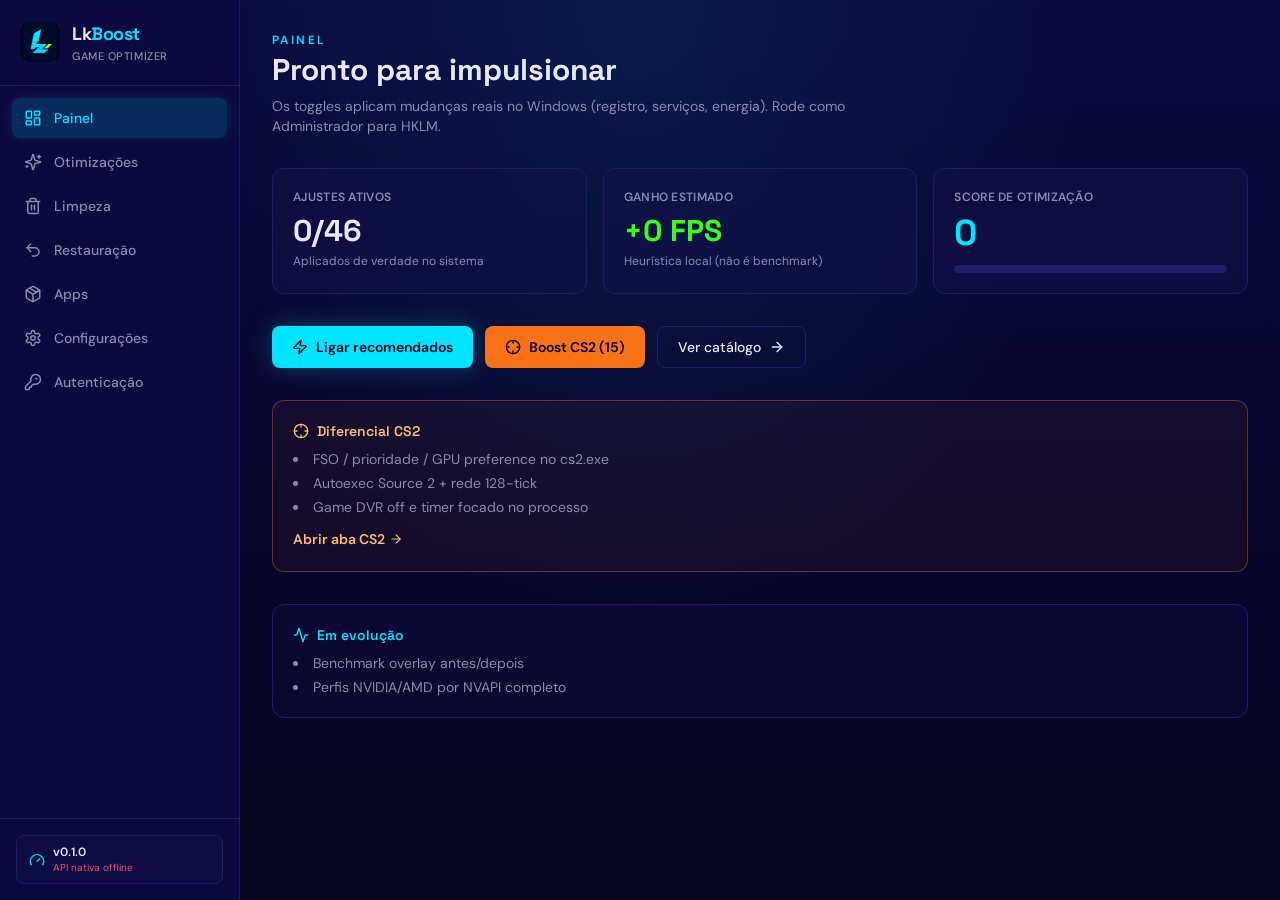
<file: loja/index.html>
<!doctype html>
<html lang="pt-BR">
  <head>
    <meta charset="UTF-8" />
    <link rel="icon" type="image/x-icon" href="./icon.ico" />
    <link rel="icon" type="image/png" href="./icon.png" />
    <link rel="apple-touch-icon" href="./logo.png" />
    <meta name="viewport" content="width=device-width, initial-scale=1.0" />
    <title>LkBoost</title>
    <link rel="preconnect" href="https://fonts.googleapis.com" />
    <link rel="preconnect" href="https://fonts.gstatic.com" crossorigin />
    <link
      href="https://fonts.googleapis.com/css2?family=DM+Sans:ital,opsz,wght@0,9..40,400;0,9..40,500;0,9..40,600;0,9..40,700;1,9..40,400&family=Space+Grotesk:wght@500;600;700&display=swap"
      rel="stylesheet"
    />
    <script type="module" crossorigin src="./assets/index-C5LtU0z2.js"></script>
    <link rel="stylesheet" crossorigin href="./assets/index-D0Qm7eGg.css">
  </head>
  <body class="bg-lk-bg text-lk-text antialiased">
    <div id="root"></div>
  </body>
</html>
</file>
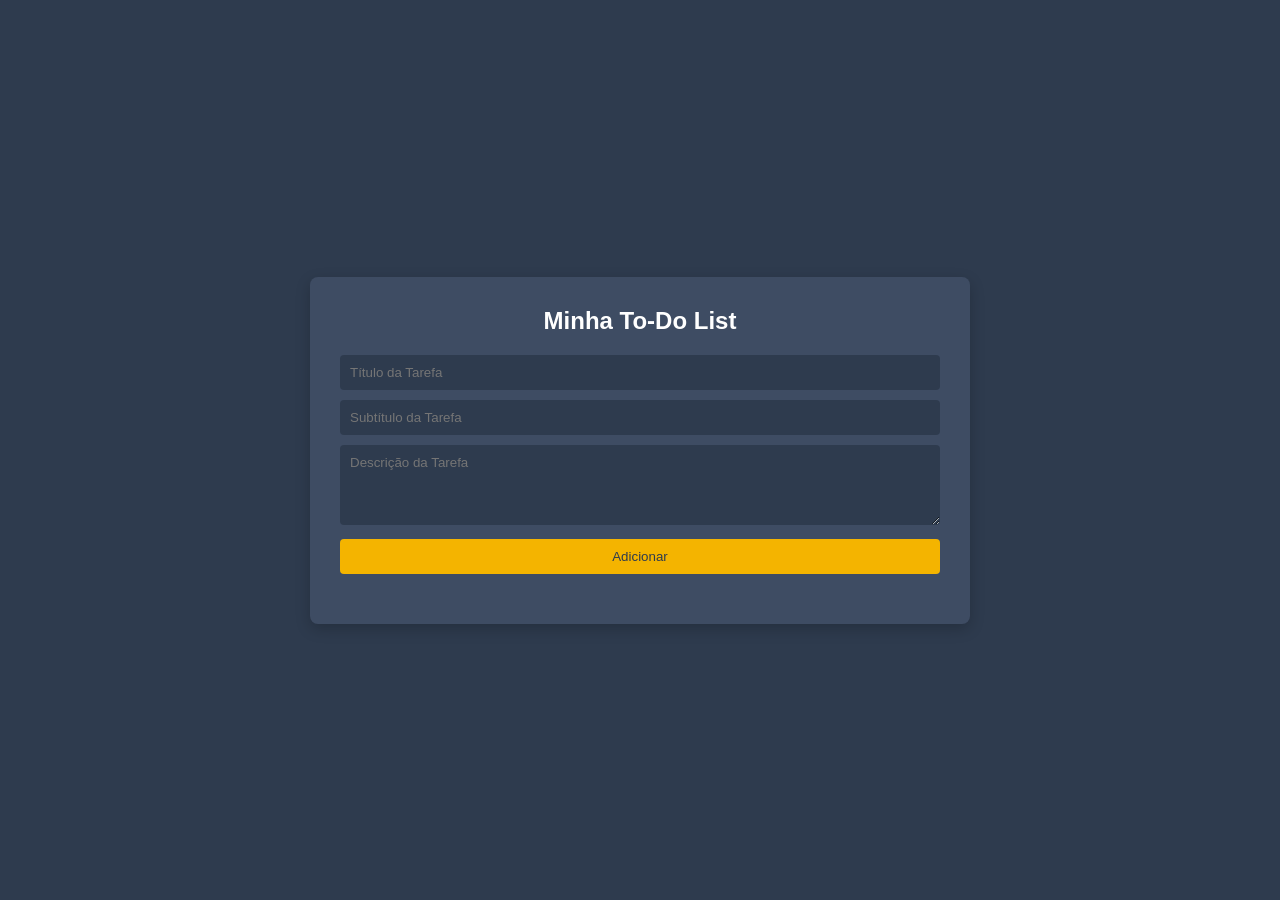
<file: site10/index.html>
<!DOCTYPE html>
<html lang="pt-br">
<head>
    <meta charset="UTF-8">
    <meta name="viewport" content="width=device-width, initial-scale=1.0">
    <title>To-Do List</title>
    <link rel="stylesheet" href="styles.css">
</head>
<body>
    <div class="container">
        <h1>Minha To-Do List</h1>
        <input type="text" id="task-title" placeholder="Título da Tarefa">
        <input type="text" id="task-subtitle" placeholder="Subtítulo da Tarefa">
        <textarea id="task-description" placeholder="Descrição da Tarefa"></textarea>
        <button onclick="addTask()">Adicionar</button>
        <ul id="task-list"></ul>
    </div>
    <script src="script.js"></script>
</body>
</html>
</file>
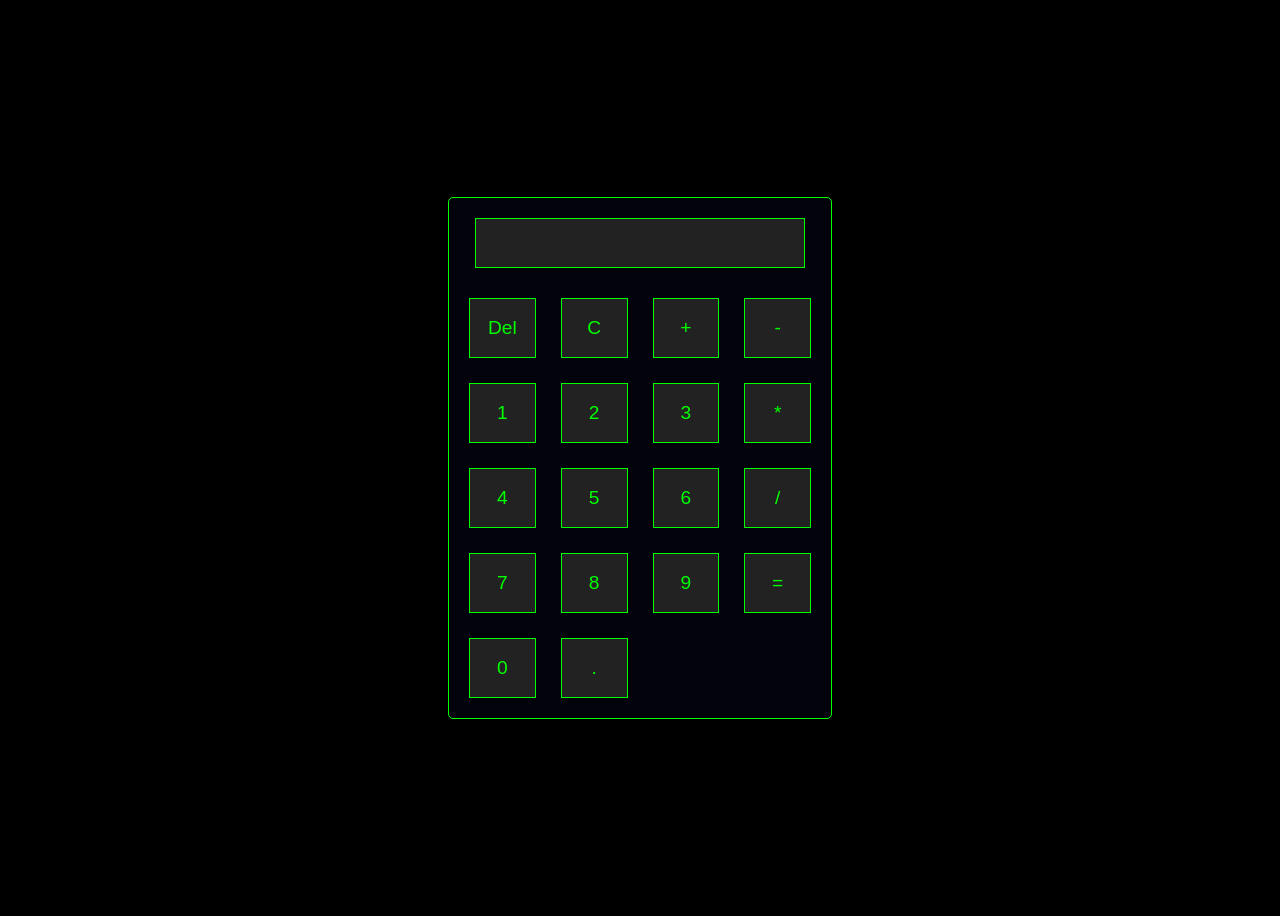
<file: site9/index.html>
<!DOCTYPE html>
<html lang="en">
<head>
    <meta charset="UTF-8">
    <meta name="viewport" content="width=device-width, initial-scale=1.0">
    <title>Calculadora</title>
    <link rel="stylesheet" href="styles.css">
</head>
<body>
  <!--
  <video id="bgVideo" loop muted autoplay>
    <source src="universe.mp4" type="video/mp4">
    Seu navegador não suporta a tag de vídeo.
  </video>
-->

    <div class="calculator">
        <input type="text" id="display" readonly>
        <div class="buttons">
            <button onclick="deleteLast()">Del</button>
            <button onclick="clearDisplay()">C</button>
            <button onclick="appendToDisplay('+')">+</button>
            <button onclick="appendToDisplay('-')">-</button>
            <button onclick="appendToDisplay('1')">1</button>
            <button onclick="appendToDisplay('2')">2</button>
            <button onclick="appendToDisplay('3')">3</button>
            <button onclick="appendToDisplay('*')">*</button>
            <button onclick="appendToDisplay('4')">4</button>
            <button onclick="appendToDisplay('5')">5</button>
            <button onclick="appendToDisplay('6')">6</button>
            <button onclick="appendToDisplay('/')">/</button>
            <button onclick="appendToDisplay('7')">7</button>
            <button onclick="appendToDisplay('8')">8</button>
            <button onclick="appendToDisplay('9')">9</button>
            <button onclick="calculate()">=</button>
            <button onclick="appendToDisplay('0')">0</button>
            <button onclick="appendToDisplay('.')">.</button>
        </div>
    </div>
    <script src="script.js"></script>
</body>
</html>
</file>
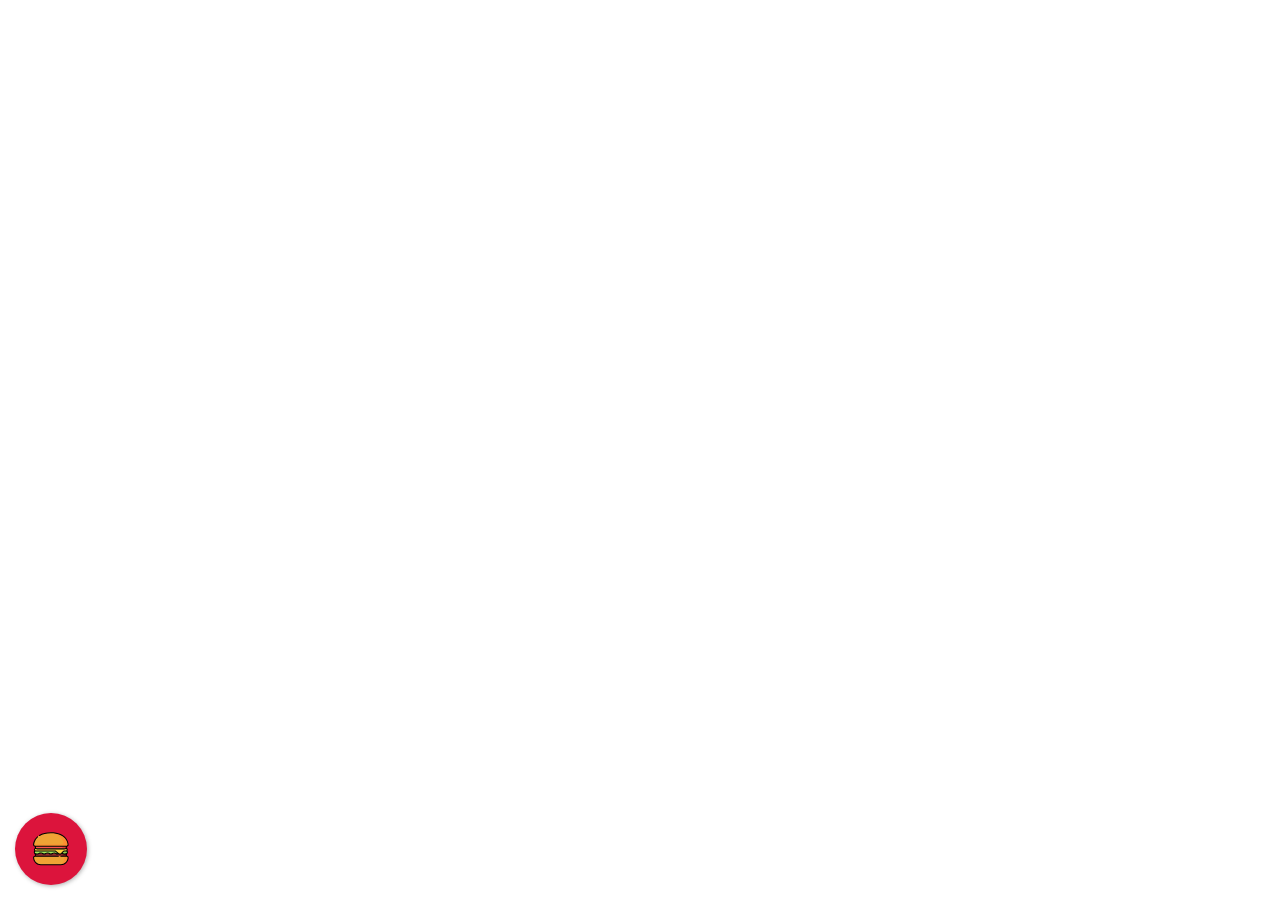
<file: whatsappChat/index.html>
<!DOCTYPE html>
<html lang="pt-br">

<head>
    <meta charset="UTF-8">
    <title>Floating WhatsApp Button Demo</title>
    <script type="text/javascript" src="jquery-3.3.1.min.js"></script>
    <link rel="stylesheet" href="floating-wpp.css">
    <script type="text/javascript" src="floating-wpp.js"></script>
    <style>
        body {
            font-family: Arial, Helvetica, sans-serif
        }
    </style>
</head>

<body>
    <div id="myButton"></div>
</body>

<script type="text/javascript">
    $(function () {
        $('#myButton').floatingWhatsApp({
            phone: '5491133359850',
            popupMessage: 'Hello, how can we help you?',
            message: "I'd like to order a pizza",
            showPopup: true,
            showOnIE: false,
            headerTitle: 'Welcome!',
            headerColor: 'crimson',
            backgroundColor: 'crimson',
            buttonImage: '<img src="burger.svg" />'
        });
    });
</script>

</html>
</file>
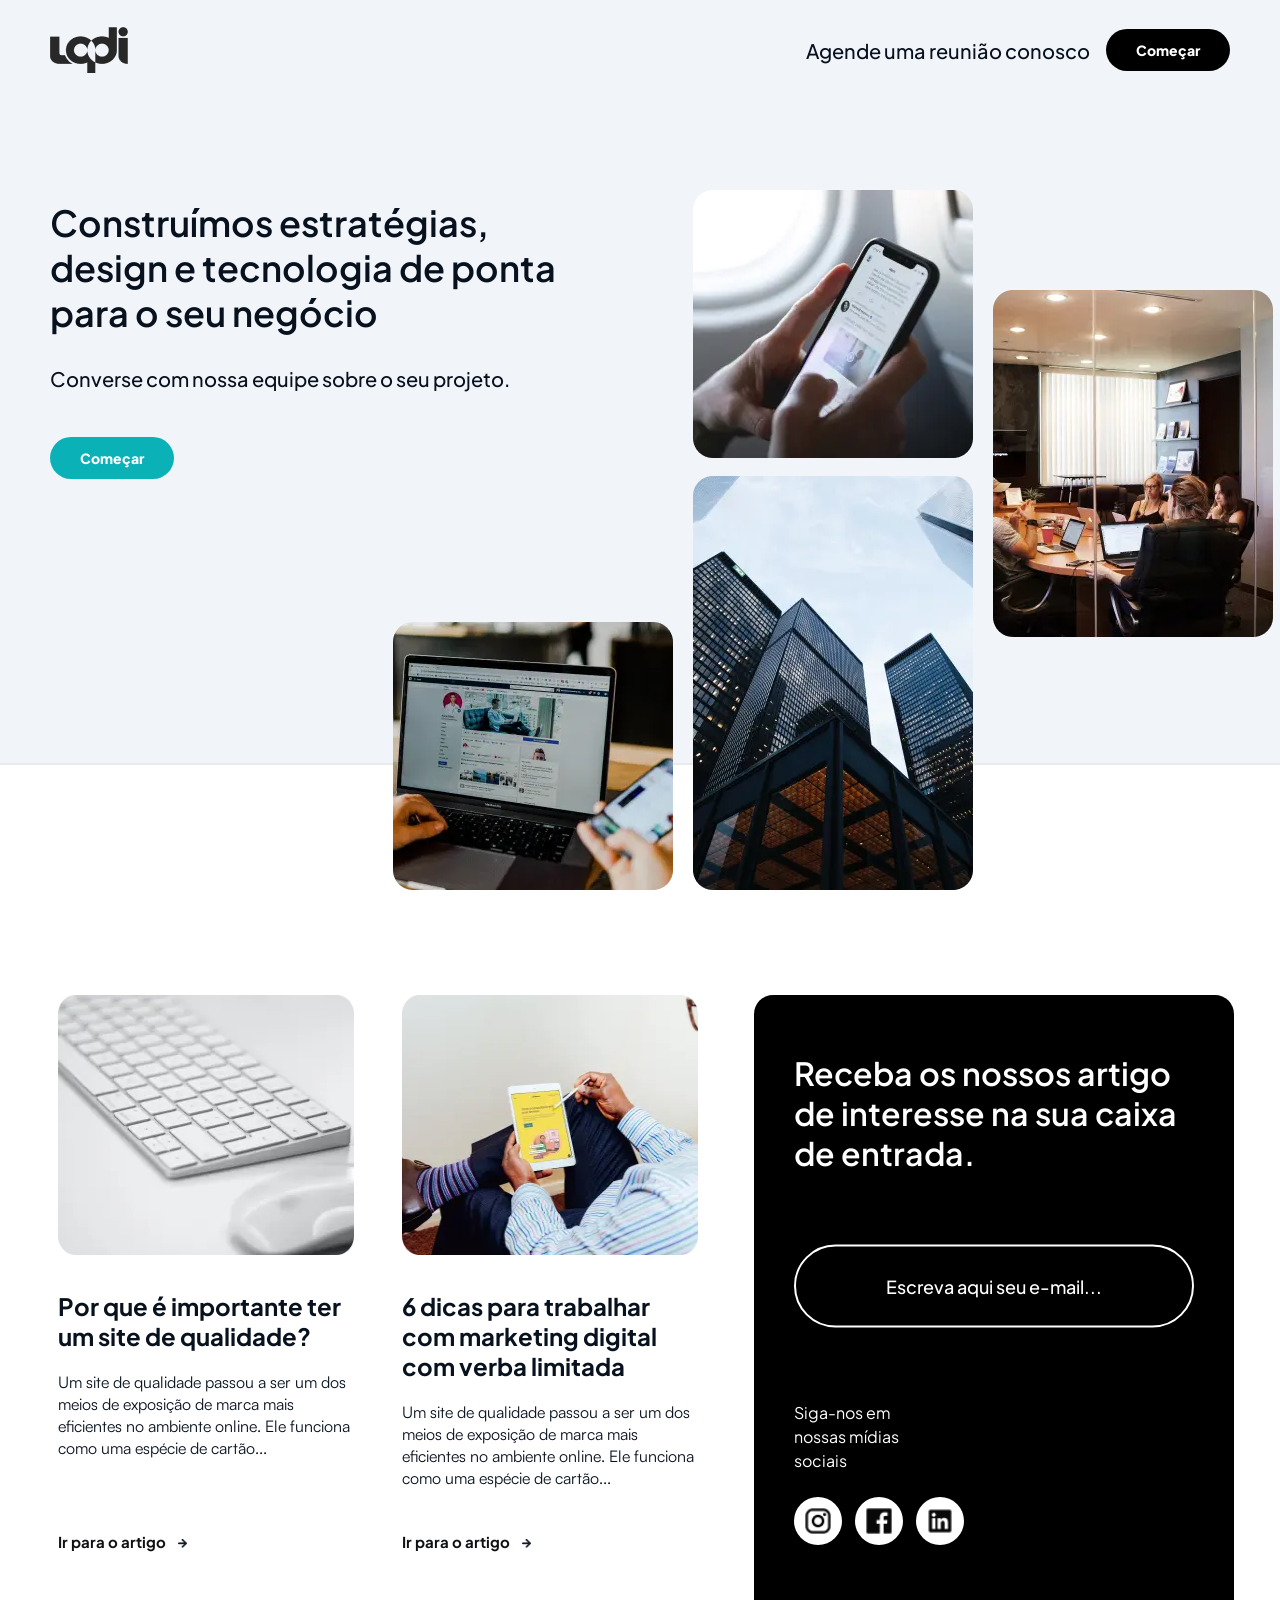
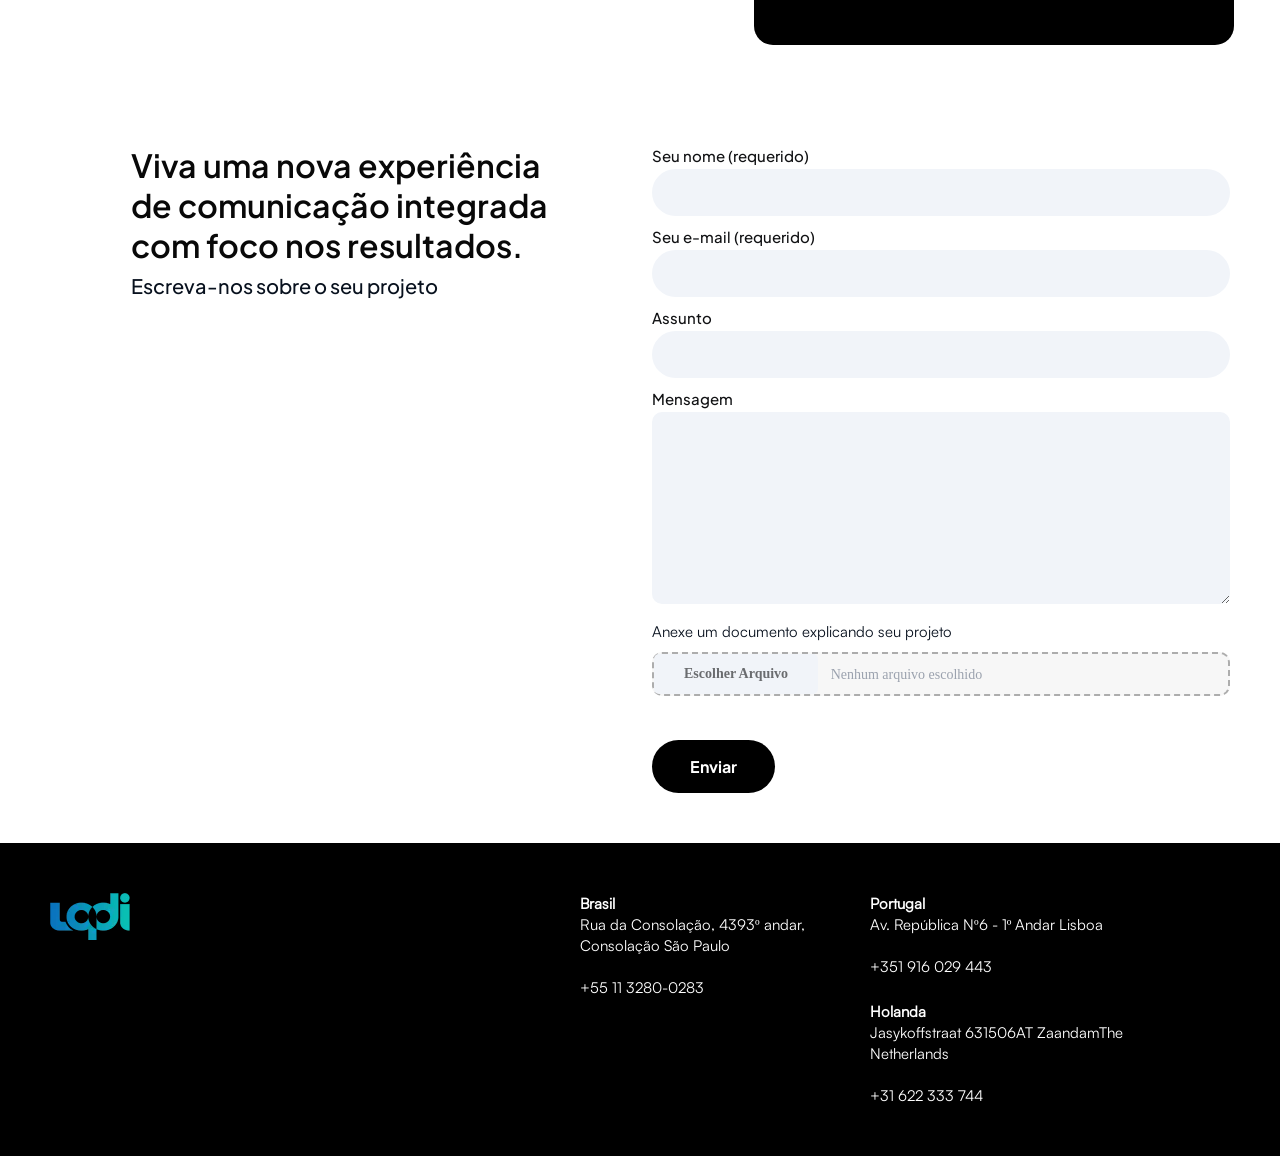
<file: site12/public/index.html>
<!DOCTYPE html>
<html lang="pt-br">
<head>
    <meta charset="utf-8">
    <meta content="width=device-width, initial-scale=1.0" name="viewport">
    <meta http-equiv="X-UA-Compatible" content="IE=edge">

    <!-- Social Media Meta Tags -->
    <meta property="og:title" content="LQDI - Soluções de Qualidade em TI">
    <meta property="og:description" content="LQDI é uma empresa especializada em soluções de alta qualidade em Tecnologia da Informação.">
    <meta property="og:image" content="https://lqdi.com.br/img/favicon.webp">
    <meta property="og:url" content="https://lqdi.com.br/">
    <meta property="og:image:type" content="image/jpg">
    <meta property="og:image:width" content="1200">
    <meta property="og:image:height" content="630">

    <!-- Para Twitter -->
    <meta name="twitter:card" content="summary_large_image">
    <meta name="twitter:title" content="LQDI - Soluções de Qualidade em TI">
    <meta name="twitter:description" content="LQDI é uma empresa especializada em soluções de alta qualidade em Tecnologia da Informação.">
    <meta name="twitter:image" content="https://lqdi.com.br/img/favicon.webp">

    <!-- SEO Meta Tags -->
    <meta name="description" content="LQDI é uma empresa especializada em soluções de alta qualidade em Tecnologia da Informação.">
    <meta name="keywords" content="LQDI, Tecnologia da Informação, Soluções de Qualidade, TI">
    <meta name="author" content="LQDI">
    
    <!-- Language -->
    <meta name="language" content="pt-BR">

    <!-- Robots -->
    <meta name="robots" content="index, follow">

    <!-- Cache Control -->
    <meta http-equiv="cache-control" content="no-cache">

    <!-- Cor do tema do navegador em dispositivos móveis -->
    <meta name="theme-color" content="#FFF">

    <!-- Copyright Information -->
    <meta name="copyright" content="Copyright 2023, lqdi">


    <!-- Favicons -->
    <link rel="icon" href="../img/favicon.webp" type="image/x-icon">

    <!-- Apple Touch Icon -->
    <link rel="apple-touch-icon" sizes="180x180" href="../img/favicon.webp"> 

    <!-- Canonical URL -->
    <link rel="canonical" href="https://lqdi.com.br/">

    <!-- Otimizações de Desempenho -->
    <link rel="preconnect" href="https://fonts.googleapis.com">
    <link rel="dns-prefetch" href="//fonts.googleapis.com">
    <link rel="preconnect" href="https://cdn.example.com">
    <link rel="dns-prefetch" href="//cdn.example.com">

    <link href="https://cdn.jsdelivr.net/npm/bootstrap@5.3.2/dist/css/bootstrap.min.css" rel="stylesheet" integrity="sha384-T3c6CoIi6uLrA9TneNEoa7RxnatzjcDSCmG1MXxSR1GAsXEV/Dwwykc2MPK8M2HN" crossorigin="anonymous">
    <script src="https://cdn.jsdelivr.net/npm/bootstrap@5.3.2/dist/js/bootstrap.bundle.min.js" integrity="sha384-C6RzsynM9kWDrMNeT87bh95OGNyZPhcTNXj1NW7RuBCsyN/o0jlpcV8Qyq46cDfL" crossorigin="anonymous"></script>
    <link rel="preconnect" href="https://fonts.googleapis.com">
    <link rel="preconnect" href="https://fonts.gstatic.com" crossorigin>
    <link href="https://fonts.googleapis.com/css2?family=Plus+Jakarta+Sans&family=Roboto:wght@900&display=swap" rel="stylesheet">
    <title>LQDI</title>
    <link rel="stylesheet" href="./css/styles.css">
    <script src="./js/script.js"></script>
</head>
<body>

    <div class="header">
        <img class="logo" src="../img/logo-lqdi-positivo 1-1.webp" alt="lqdiLogo">
        <div class="d-flex align-items-center gap-3 flex-wrap justify-content-end">
            <p class="meeting">Agende uma reunião conosco</p>
            <button class="button1">Começar</button>
        </div>
    </div>

    <section id="section1">
        <div class="d-flex">
            <div class="boxHome">
                <h1>Construímos estratégias,<br />design e tecnologia de ponta<br />para o seu negócio</h1>
                <p>Converse com nossa equipe sobre o seu projeto.</p>
                <button class="button2">Começar</button>
            </div>
            <div class="imgBox">
                <img src="../img/Rectangle 109.webp" alt="imgPhone">
                <img src="../img/Rectangle 110.webp" alt="imgRoom">
                <img src="../img/Rectangle 111.webp" alt="imgBuilding">
                <img src="../img/Rectangle 112.webp" alt="imgNotebook">
            </div>
        </div>
    </section>

    <section id="section2">
        <div class="cards row justify-content-center gap-4">
            <div class="card">
                <img src="../img/Rectangle 113.webp" alt="keyboard">
                <div class="title">Por que é importante ter um site de qualidade?</div>
                <div class="subtitle">Um site de qualidade passou a ser um dos meios de exposição de marca mais eficientes no ambiente online. Ele funciona como uma espécie de cartão...</div>
                <div class="articleButton">
                    <button>Ir para o artigo</button>
                    <img src="../img/Icon2.webp" alt="arrow">
                </div>
            </div>
            <div class="card">
                <img src="../img/Rectangle 114.webp" alt="phone">
                <div class="title">6 dicas para trabalhar com marketing digital com verba limitada</div>
                <div class="subtitle">Um site de qualidade passou a ser um dos meios de exposição de marca mais eficientes no ambiente online. Ele funciona como uma espécie de cartão...</div>
                <div class="articleButton">
                    <button>Ir para o artigo</button>
                    <img src="../img/Icon2.webp" alt="arrow">
                </div>
            </div>
            <div class="card2">
                <h2>Receba os nossos artigo de interesse na sua caixa de entrada.</h2>
                <div class="input-wrapper">
                    <label for="email" class="labelCard2">Seu E-mail (requerido)</label>
                    <input type="text" id="emailCard2" placeholder="Escreva aqui seu e-mail...">
                </div>                
                <div class="sociais">
                    Siga-nos em<br /> nossas mídias<br /> sociais
                    <div class="d-flex">
                        <div class="circle">
                            <img src="../img/mdi_instagram.webp" alt="instagram">                        
                        </div>
                        <div class="circle">
                            <img src="../img/fe_facebook.webp" alt="facebook">
                        </div>
                        <div class="circle">
                            <img src="../img/ri_linkedin-box-fill.webp" alt="linkedin">
                        </div>
                    </div>
                </div>
            </div>
        </div>
    </section>

    <section id="section3">
        <div class="row">
            <div class="col-6">
                <div class="mx-auto fit-content">
                <h2>Viva uma nova experiência<br />de comunicação integrada<br />com foco nos resultados.</h2>
                <p>Escreva-nos sobre o seu projeto</p>
            </div>
            </div>
            <div class="form col-6">
                <!-- Mensagem de resposta -->
                <div id="message" class="message"></div>
                <form id="form-inscricao">
                    <div class="input-container validatable">
                        <label for="name">Seu nome (requerido)</label>
                        <div class="position-relative">
                            <input type="text" id="name" name="name" required>
                            <span class="checkmark">&#10004;</span>   
                        </div>
                      </div>
            
                    <div class="input-container validatable">
                        <label for="email">Seu e-mail (requerido)</label>
                        <div class="position-relative">
                            <input type="email" id="email" name="email" required>
                            <span class="checkmark">&#10004;</span>
                        </div>
                    </div>
            
                    <div class="input-container validatable">
                        <label for="assunto">Assunto</label>
                        <div class="position-relative">
                            <input type="text" id="assunto" name="assunto">
                            <span class="checkmark">&#10004;</span>    
                        </div>
                    </div>
            
                    <div class="input-container validatable">
                        <label for="mensagem">Mensagem</label>
                        <div class="position-relative">     
                            <textarea id="mensagem" name="mensagem"></textarea>
                            <span class="checkmark">&#10004;</span>
                        </div>
                    </div>
            
                   
                    <label class="arquivo" for="arquivo">Anexe um documento explicando seu projeto</label>
                    <div class="arquivoInput">
                        <button type="button" onclick="document.getElementById('file').click()">Escolher Arquivo</button>
                        <span id="file-chosen">Nenhum arquivo escolhido</span>
                        <input type="file" id="file" class="inputfile" onchange="updateText()" hidden>
                    </div>
            
                    <button type="submit">Enviar</button>
                </form>
            </div>
            
        </div>
    </section>

    <footer class="footer d-flex">
        <img src="../img/logo-lqdi-positivo 1.webp" alt="lqdiLogo">
        <div class="d-flex">
            <div class="footerBox">
                <p class="footerTitle">Brasil</p>
                <p class="footerSubtitle">Rua da Consolação, 4393º andar, Consolação São Paulo
                    <br /><br />
                    +55 11 3280-0283
                </p>
            </div>
            <div class="footerBox">
                <p class="footerTitle">Portugal</p>
                <p class="footerSubtitle">
                    Av. República Nº6 - 1º Andar Lisboa
                    <br /><br />
                    +351 916 029 443
                </p>
                    <br />
                <p class="footerTitle">Holanda</p>
                <div class="footerSubtitle">
                    Jasykoffstraat 631506AT ZaandamThe Netherlands
                    <br /><br />
                    +31 622 333 744
                </div>
            </div>
        </div>
    </footer>

</body>
</html>
</file>
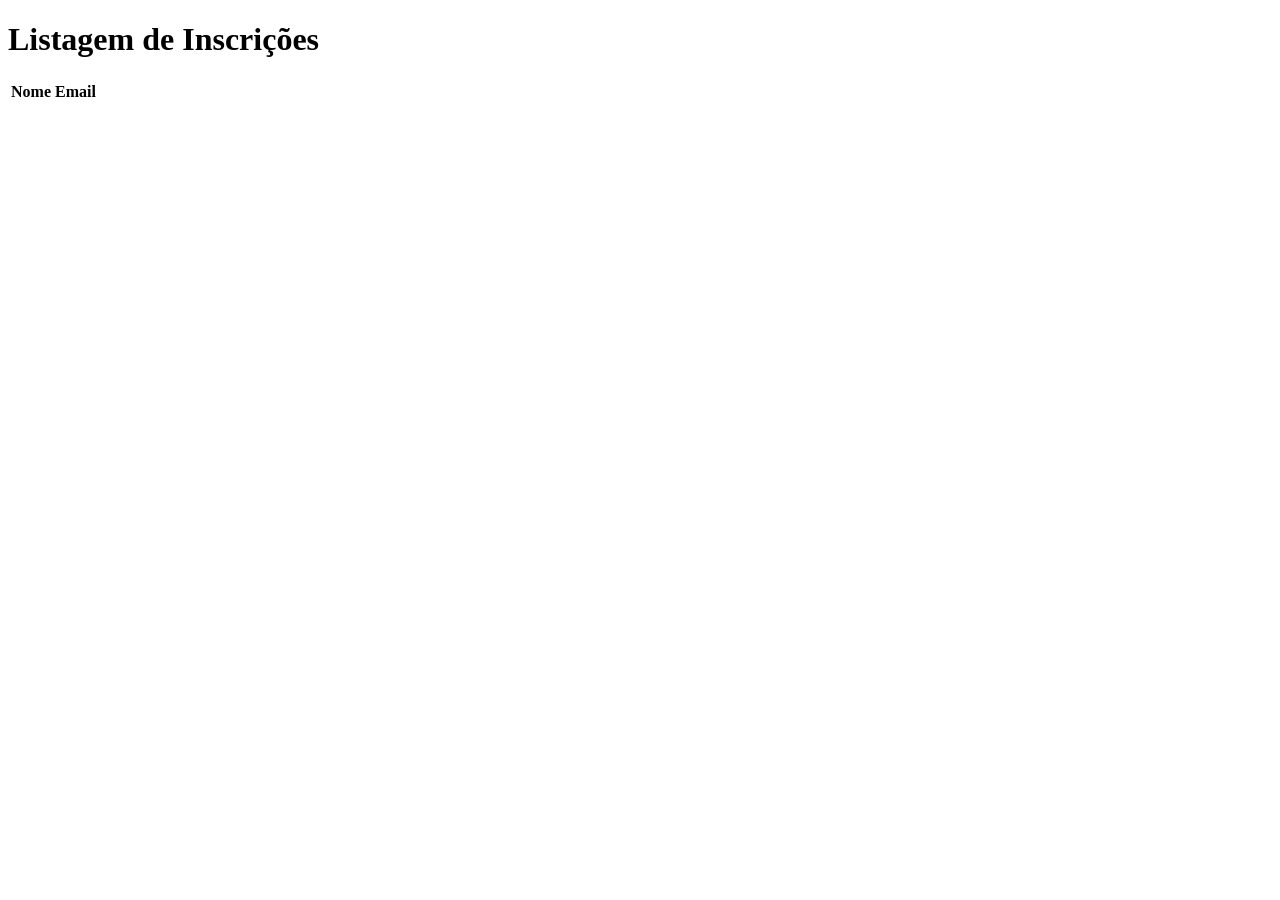
<file: site12/list.html>
<!DOCTYPE html>
<html lang="pt-br">
<head>
    <meta charset="UTF-8">
    <title>Listagem de Inscrições</title>
</head>
<body>
    <h1>Listagem de Inscrições</h1>
    <table id="inscriptions">
        <thead>
            <tr>
                <th>Nome</th>
                <th>Email</th>
            </tr>
        </thead>
        <tbody></tbody>
    </table>

    <script src="https://code.jquery.com/jquery-3.6.0.min.js"></script>
    <script>
    $(document).ready(function () {
        $.ajax({
            url: 'http://localhost:porta_do_seu_servidor/subscriptions', // Altere para a porta correta.
            method: 'GET',
            dataType: 'json',
            success: function (data) {
                var tbody = $('#inscriptions tbody');
                data.forEach(function (entry) {
                    var row = $('<tr>');
                    row.append($('<td>').text(entry.name));
                    row.append($('<td>').text(entry.email));
                    tbody.append(row);
                });
            },
            error: function (error) {
                console.error('Erro ao obter a lista de inscrições:', error);
                alert('Erro ao carregar a lista de inscrições. Por favor, tente novamente mais tarde.');
            }
        });
    });
    </script>
</body>
</html>
</file>
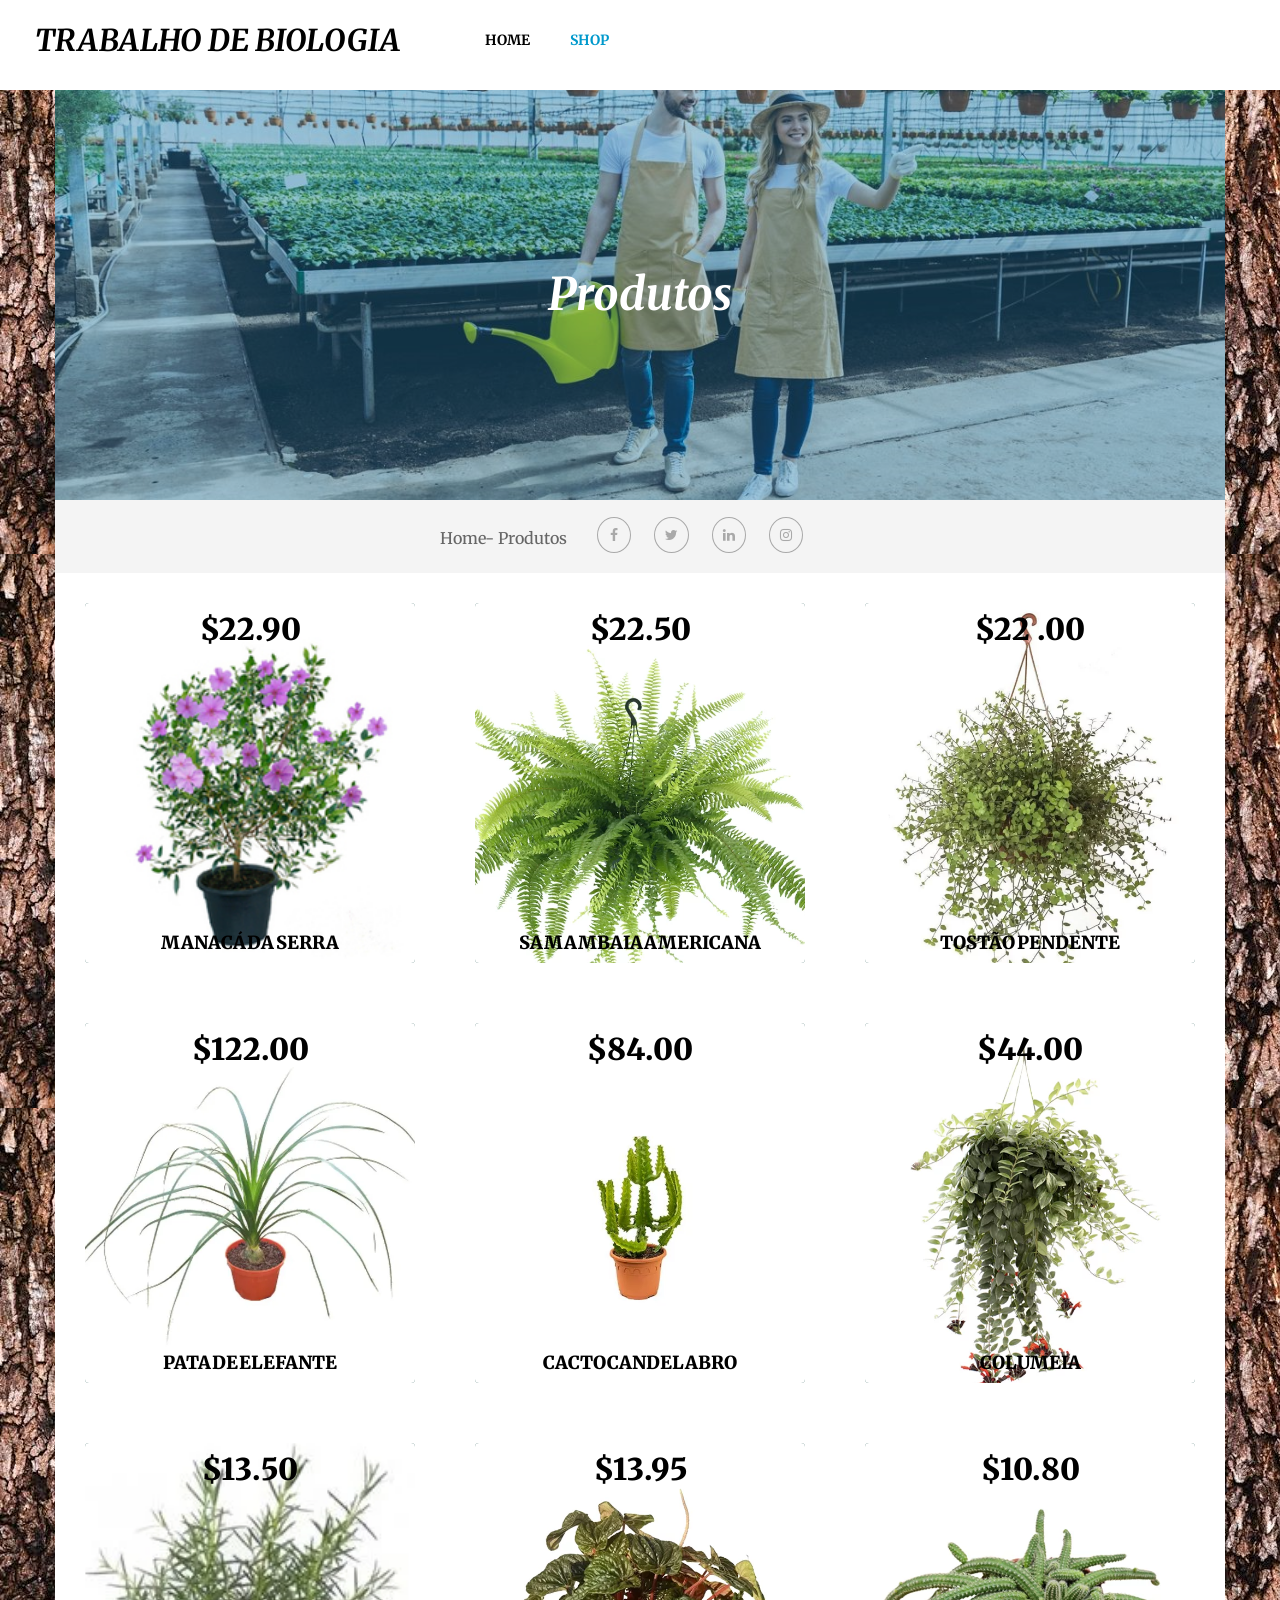
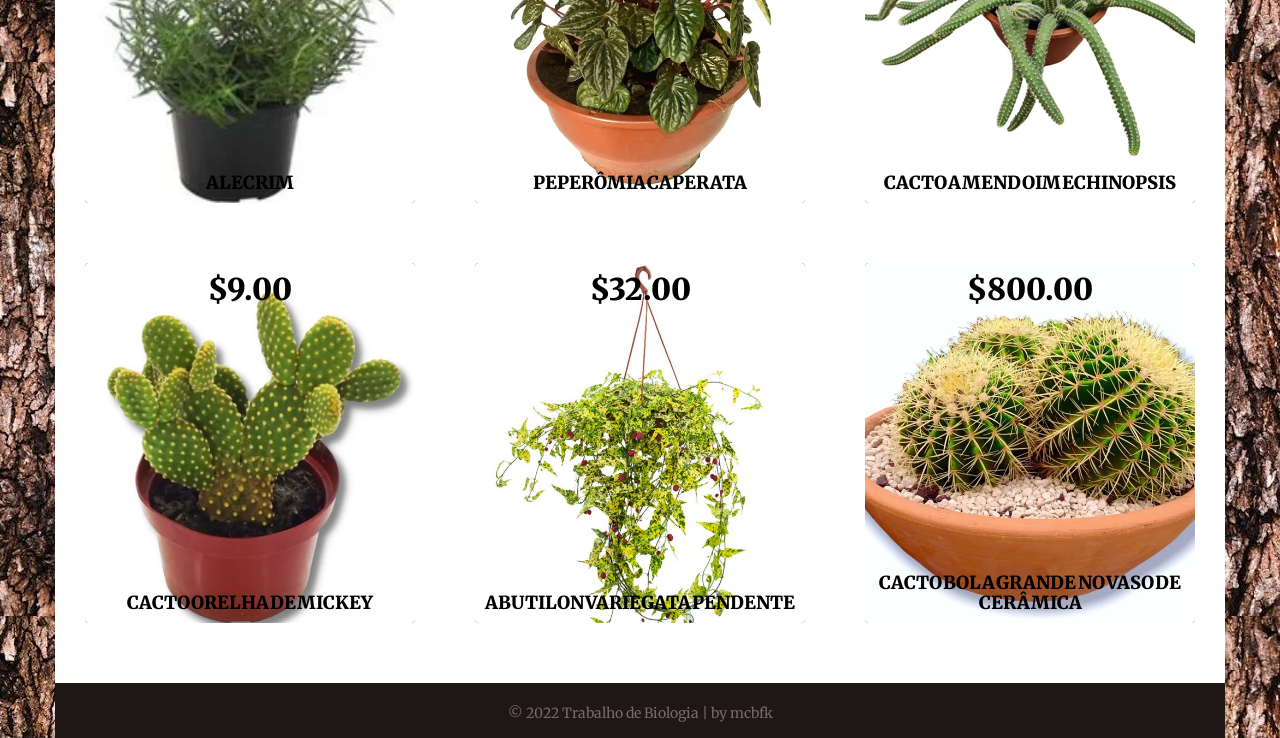
<file: site4/shop.html>
<!DOCTYPE html>
<html lang="en">
  <head>
    <meta charset="utf-8">
    <meta http-equiv="X-UA-Compatible" content="IE=edge">
    <meta name="viewport" content="width=device-width, initial-scale=1">
    <title>Trabalho de Biologia</title>
    <link href="css/bootstrap.min.css" rel="stylesheet">
    <link href="css/style.css" rel="stylesheet">
	<link rel="stylesheet" type="text/css" href="css/font-awesome.min.css" />
	<link href="css/element.css" rel="stylesheet">
	<link href="https://fonts.googleapis.com/css?family=Josefin+Sans" rel="stylesheet">
	<link href="https://fonts.googleapis.com/css?family=Merriweather" rel="stylesheet">
	<link href="img/favicon.png" rel="shortcut icon">
    <script src="js/jquery-2.1.1.min.js"></script>
	<script src="js/bootstrap.min.js"></script>
	
	
	
  </head>
  
  
  
  
<body>
<div class="bg">
<div class="container">
<div class="container-bg">
  <section id="header" class="clearfix">
	<nav class="navbar navbar-default navbar-fixed-top">
        <div class="container">
            <!-- Brand and toggle get grouped for better mobile display -->
            <div class="navbar-header page-scroll">
                <button type="button" class="navbar-toggle" data-toggle="collapse" data-target="#bs-example-navbar-collapse-1">
                    <span class="sr-only">Toggle navigation</span>
                    <span class="icon-bar"></span>
                    <span class="icon-bar"></span>
                    <span class="icon-bar"></span>
                </button>
                <a class="navbar-brand heading_tag" href="index.html">TRABALHO DE BIOLOGIA</a>
            </div>

            <!-- Collect the nav links, forms, and other content for toggling -->
            <div class="collapse navbar-collapse" id="bs-example-navbar-collapse-1">
                <ul class="nav navbar-nav">
                    <li>
                        <a class="tag_menu" href="index.html">HOME</a>                    
                    </li>
                     
          
					              <li>
                        <a class="tag_menu active_tab" href="shop.html">SHOP</a>                   
                    </li>
						
			                    </li>
					
				
            </div>
            <!-- /.navbar-collapse -->
        </div>
        <!-- /.container-fluid -->
    </nav>
</section>

  <section id="about" class="Products clearfix">
   <div class="about_main">
    <div class="container">
	 <div class="row">
	  <div class="about_top clearfix">
	   <h2>Produtos</h2>
	  </div>
	 </div>
	</div>
   </div>
  </section>
  
  <section id="about_2" class="clearfix">
    <div class="container">
	 <div class="row">
	  <div class="about_2_top clearfix">
	   <div class="col-sm-6 about_2_top_left clearfix">
	    <div class="about_2_top_left">
		 <h2><a href="index.html">Home</a>- Produtos</h2>
		</div>
	   </div>
	   <div class="col-sm-6 about_2_top_right clearfix">
	    <div class="center_4_top_2_left_inner center_4_top_2_left_inner_about_2 text-right">
		 <ul>
		 <li class="sharing_1"><a href="#"><i class="fa fa-facebook-f"></i></a></li>
		 <li class="sharing_2"><a href="#"><i class="fa fa-twitter"></i></a></li>
		 <li class="sharing_3"><a href="#"><i class="fa fa-linkedin"></i></a></li>
		 <li class="sharing_4"><a href="#"><i class="fa fa-instagram"></i></a></li>
		</ul>
		</div>
	   </div>
	  </div>
	 </div>
	</div>
  </section>
  
  <section id="product_2" class="clearfix">
    <div class="container">
	 <div class="row">
	  <div class="product_2_top clearfix">
	   <div class="col-sm-3 product_2_top_left clearfix">
	    <div class="product_2_top_left_inner_1 clearfix">
		 <div class="grid clearfix">
					
		<figure class="effect-milo">
			<img src="img/manacadaserra.jpg"/>
			<figcaption>
				<h2>Manacá da Serra</h2>
				<h5>$22.90</h5>
										
			</figcaption>			
		  </figure>
	  </div>
		</div>
		<div class="product_2_top_left_inner_2 clearfix">
		 <p><a href="#"><i class="fa fa-opencart"></i></a></p>
		</div>
	   </div>
	   <div class="col-sm-3 product_2_top_left clearfix">
	    <div class="product_2_top_left_inner_1 clearfix">
		 <div class="grid clearfix">
					
					<figure class="effect-milo">
						<img src="img/pata_de_elefante.jpg" alt="img03"/>
						<figcaption>
							<h2>Pata de Elefante</h2>
							<h5>$122.00</h5>
													</figcaption>			
		  </figure>
	  </div>
		</div>
		<div class="product_2_top_left_inner_2 clearfix">
		 <p><a href="#"><i class="fa fa-opencart"></i></a></p>
		</div>
	   </div>
	   <div class="col-sm-3 product_2_top_left clearfix">
	    <div class="product_2_top_left_inner_1 clearfix">
		 <div class="grid clearfix">
					
					<figure class="effect-milo">
						<img src="img/alecrim.jpg" alt="img03"/>
						<figcaption>
							<h2>Alecrim</h2>
							<h5>$13.50</h5>
													</figcaption>			
		  </figure>
	  </div>
		</div>
		<div class="product_2_top_left_inner_2 clearfix">
		 <p><a href="#"><i class="fa fa-opencart"></i></a></p>
		</div>
	   </div>
	   <div class="col-sm-3 product_2_top_left clearfix">
	    <div class="product_2_top_left_inner_1 clearfix">
		 <div class="grid clearfix">
					
					<figure class="effect-milo">
						<img src="img/orelha.jpg" alt="img03"/>
						<figcaption>
							<h2>Cacto Orelha de Mickey</h2>
							<h5>$9.00</h5>
													</figcaption>			
		  </figure>
	  </div>
		</div>
		<div class="product_2_top_left_inner_2 clearfix">
		 <p><a href="#"><i class="fa fa-opencart"></i></a></p>
		</div>
	   </div>
	  </div>
	  <div class="product_2_top clearfix">
	   <div class="col-sm-3 product_2_top_left clearfix">
	    <div class="product_2_top_left_inner_1 clearfix">
		 <div class="grid clearfix">
					
					<figure class="effect-milo">
						<img src="img/samambaia.jpg" alt="img03"/>
						<figcaption>
							<h2>Samambaia Americana</h2>
							<h5>$22.50</h5>
													</figcaption>			
		  </figure>
	  </div>
		</div>
		<div class="product_2_top_left_inner_2 clearfix">
		 <p><a href="#"><i class="fa fa-opencart"></i></a></p>
		</div>
	   </div>
	   <div class="col-sm-3 product_2_top_left clearfix">
	    <div class="product_2_top_left_inner_1 clearfix">
		 <div class="grid clearfix">
					
					<figure class="effect-milo">
						<img src="img/cacto.jpg" alt="img03"/>
						<figcaption>
							<h2>Cacto Candelabro</h2>
							<h5>$84.00</h5>
													</figcaption>			
		  </figure>
	  </div>
		</div>
		<div class="product_2_top_left_inner_2 clearfix">
		 <p><a href="#"><i class="fa fa-opencart"></i></a></p>
		</div>
	   </div>
	   <div class="col-sm-3 product_2_top_left clearfix">
	    <div class="product_2_top_left_inner_1 clearfix">
		 <div class="grid clearfix">
					
					<figure class="effect-milo">
						<img src="img/peperomia.jpg" alt="img03"/>
						<figcaption>
							<h2>Peperômia Caperata</h2>
							<h5>$13.95<h5>
		  </figure>
	  </div>
		</div>
		<div class="product_2_top_left_inner_2 clearfix">
		 <p><a href="#"><i class="fa fa-opencart"></i></a></p>
		</div>
	   </div>
	   <div class="col-sm-3 product_2_top_left clearfix">
	    <div class="product_2_top_left_inner_1 clearfix">
		 <div class="grid clearfix">
					
					<figure class="effect-milo">
						<img src="img/abutilon.jpg" alt="img03"/>
						<figcaption>
							<h2>Abutilon Variegata Pendente</h2>
							<h5>$32.00</h5>
													</figcaption>			
		  </figure>
	  </div>
		</div>
		<div class="product_2_top_left_inner_2 clearfix">
		 <p><a href="#"><i class="fa fa-opencart"></i></a></p>
		</div>
	   </div>
	  </div>
	  <div class="product_2_top clearfix">
	   <div class="col-sm-3 product_2_top_left clearfix">
	    <div class="product_2_top_left_inner_1 clearfix">
		 <div class="grid clearfix">
					
					<figure class="effect-milo">
						<img src="img/tostao.jpg" alt="img03"/>
						<figcaption>
							<h2>Tostão Pendente </h2>
							<h5>$22	.00</h5>
													</figcaption>			
		  </figure>
	  </div>
		</div>
		<div class="product_2_top_left_inner_2 clearfix">
		 <p><a href="#"><i class="fa fa-opencart"></i></a></p>
		</div>
	   </div>
	   <div class="col-sm-3 product_2_top_left clearfix">
	    <div class="product_2_top_left_inner_1 clearfix">
		 <div class="grid clearfix">
					
					<figure class="effect-milo">
						<img src="img/columeia.jpg" alt="img03"/>
						<figcaption>
							<h2>Columeia</h2>
							<h5>$44.00</h5>
													</figcaption>			
		  </figure>
	  </div>
		</div>
		<div class="product_2_top_left_inner_2 clearfix">
		 <p><a href="#"><i class="fa fa-opencart"></i></a></p>
		</div>
	   </div>
	   <div class="col-sm-3 product_2_top_left clearfix">
	    <div class="product_2_top_left_inner_1 clearfix">
		 <div class="grid clearfix">
					
					<figure class="effect-milo">
						<img src="img/cacto2.jpg" alt="img03"/>
						<figcaption>
							<h2>Cacto Amendoim Echinopsis</h2>
							<h5>$10.80</h5>
													</figcaption>			
		  </figure>
	  </div>
		</div>
		<div class="product_2_top_left_inner_2 clearfix">
		 <p><a href="#"><i class="fa fa-opencart"></i></a></p>
		</div>
	   </div>
	   <div class="col-sm-3 product_2_top_left clearfix">
	    <div class="product_2_top_left_inner_1 clearfix">
		 <div class="grid clearfix">
					
					<figure class="effect-milo">
						<img src="img/cacto3.jpg" alt="img03"/>
						<figcaption>
							<h2>
								Cacto Bola Grande no Vaso de Cerâmica</h2>
							<h5>$800.00</h5>						</figcaption>			
		  </figure>
	  </div>
		</div>
		<div class="product_2_top_left_inner_2 clearfix">
		 <p><a href="#"><i class="fa fa-opencart"></i></a></p>
		</div>
	   </div>
	  </div>
	 </div>
	</div>
  </section>
   
  

  
  <section id="footer_last" class="clearfix">
 <div class="container">
  <div class="row">
   <div class="footer_last clearfix">
	 <div class="footer_last_left_inner">
	  <p class="website">© 2022 Trabalho de Biologia | by mcbfk</p>
	 </div>
   </div>
  </div>
 </div>
</section>
</div>
</div>
</div>
</body>
<script src="js/classie.js"></script>
<script src="js/cbpAnimatedHeader.js"></script>
<script type="text/javascript">
	$(function(){

    $('#show').on('click',function(){        
        $('.card-reveal').slideToggle('slow');
    });
    
    $('.card-reveal .close').on('click',function(){
        $('.card-reveal').slideToggle('slow');
    });
});
	</script>  
</html>
</file>
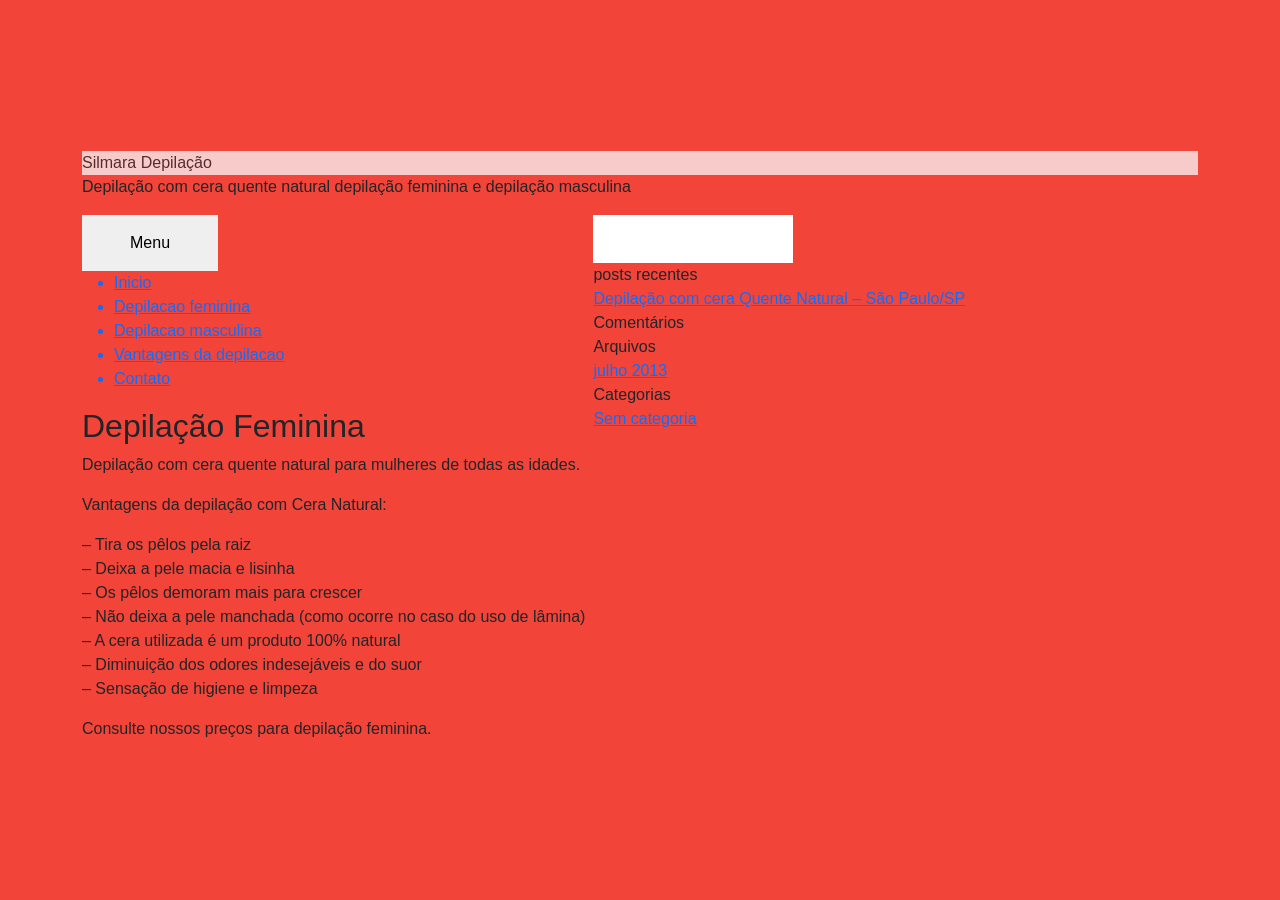
<file: site5/feminina.html>
<!DOCTYPE html>

<html lang="en">

  <head>

    <meta charset="UTF-8" />

    <meta http-equiv="X-UA-Compatible" content="IE=edge" />

    <meta name="viewport" content="width=device-width, initial-scale=1.0" />

    <title>Silmara Depilação</title>

    <link

      href="https://cdn.jsdelivr.net/npm/bootstrap@5.2.0/dist/css/bootstrap.min.css"

      rel="stylesheet"

      integrity="sha384-gH2yIJqKdNHPEq0n4Mqa/HGKIhSkIHeL5AyhkYV8i59U5AR6csBvApHHNl/vI1Bx"

      crossorigin="anonymous"

    />

    <link rel="stylesheet" href="style.css" />
    <link rel="shortcut icon" href="favicon.webp?" type="image/x-icon" />
  </head>

  <body>

    <div class="container">

      <nav class="navbar d-block">

        <div class="navbar__title bg-light opacity-75">

          Silmara Depilação

        </div>

        <div class="navbar__subtitle">

          Depilação com cera quente natural depilação feminina e depilação

          masculina

        </div>

      </nav>

      <div class="d-flex gap-2 pb-3">

        <div class="container__body mt-2">

          <div class="container__body__header">

            <button id="btn">Menu</button>

            <ul class="container__body__header__menu">
              <a href="https://silmara.com.br/"><li>Inicio</li></a>
              <a href="#"><li>Depilacao feminina</li></a>
              <a href="masculina.html"><li>Depilacao masculina</li></a>
              <a href="vantagens.html"><li>Vantagens da depilacao</li></a>
              <a href="contato.html"><li>Contato</li></a>
            </ul>
          </div>

          <!-- container__body__header -->

          <div class="container__body__content">

            <article>

              <h2>

                Depilação Feminina

              </h2>

              Depilação com cera quente natural para mulheres de todas as idades.



              <p></p>

              Vantagens da depilação com Cera Natural:

              <p></p>

              <div class="container__body__content__list">

                <div>– Tira os pêlos pela raiz</div>

                <div>– Deixa a pele macia e lisinha</div>

                <div>– Os pêlos demoram mais para crescer</div>

                <div>

                  – Não deixa a pele manchada (como ocorre no caso do uso de

                  lâmina)

                </div>

                <div>– A cera utilizada é um produto 100% natural</div>

                <div>– Diminuição dos odores indesejáveis e do suor</div>

                <div>– Sensação de higiene e limpeza</div>

              </div>

              <!--container__body__content__list-->

              <p></p>

              Consulte nossos preços para depilação feminina.

            </div>

          </article>

            <!-- container__body__content -->

        </div>

        <!--container__body-->

        <div class="container__body__lateral mt-2">

          <div class="container__body__lateral__header">

            <input />

          </div>

          <div class="container__body__lateral__content">

            <input class="container__body__content__input" />

            <div class="widget">

              <div class="widget-title">posts recentes</div>

              <a href="#">Depilação com cera Quente Natural – São Paulo/SP</a>

            </div>



            <div class="widget">

              <div class="widget-title">Comentários</div>

            </div>

            <div class="widget">

              <div class="widget-title">Arquivos</div>

              <a href="#">julho 2013</a>

            </div>

            <div class="widget">

              <div class="widget-title">Categorias</div>

              <a href="#">Sem categoria</a>

            </div>

          </div>

        </div>

      </div>

      <!-- d-flex -->

    </div>

    <!-- container -->
    <script src="script.js"></script>
    <script
      src="https://cdn.jsdelivr.net/npm/bootstrap@5.2.0/dist/js/bootstrap.bundle.min.js"
      integrity="sha384-A3rJD856KowSb7dwlZdYEkO39Gagi7vIsF0jrRAoQmDKKtQBHUuLZ9AsSv4jD4Xa"
      crossorigin="anonymous"
    ></script>
  </body>

</html>
</file>
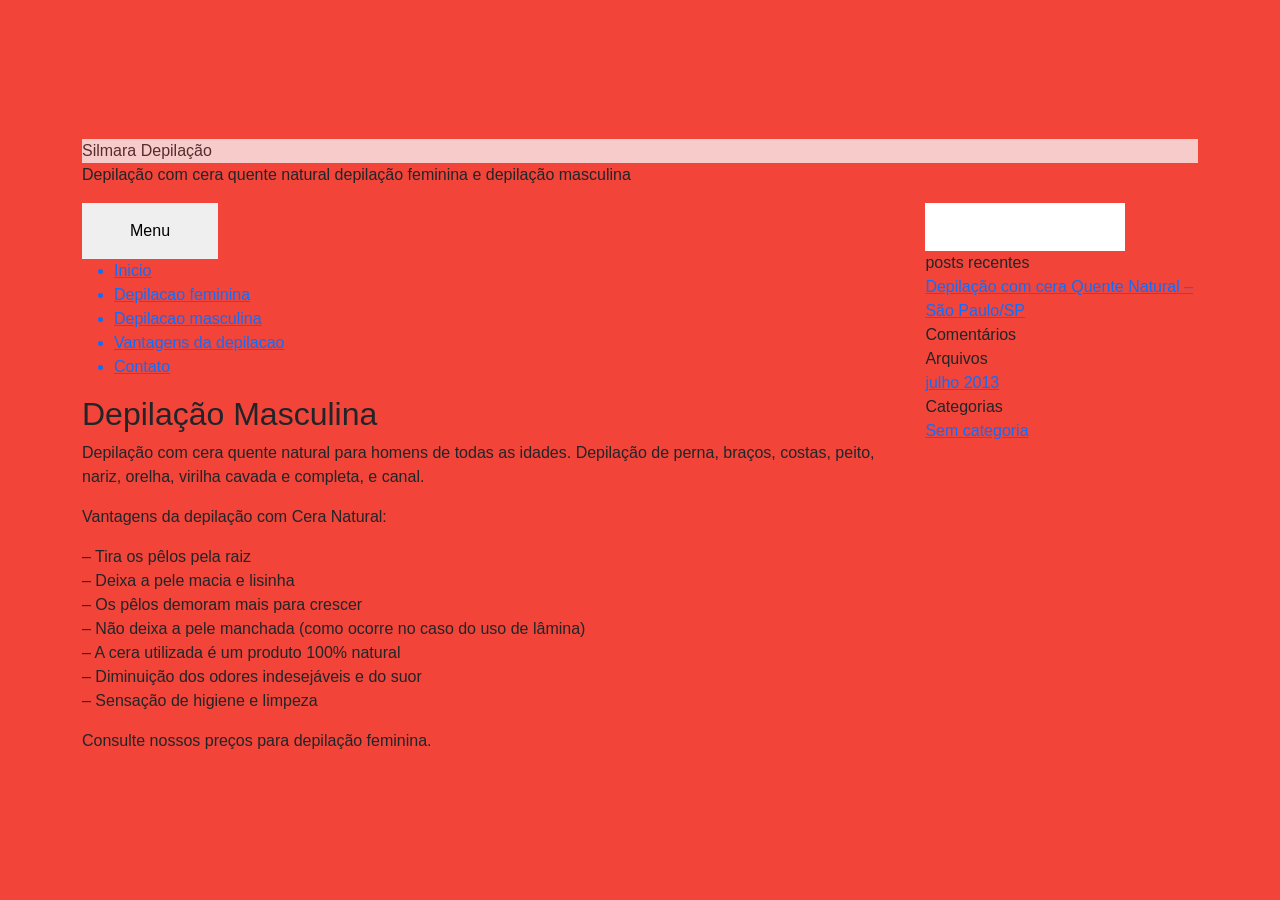
<file: site5/masculina.html>
<!DOCTYPE html>

<html lang="en">

  <head>

    <meta charset="UTF-8" />

    <meta http-equiv="X-UA-Compatible" content="IE=edge" />

    <meta name="viewport" content="width=device-width, initial-scale=1.0" />

    <title>Silmara Depilação</title>

    <link

      href="https://cdn.jsdelivr.net/npm/bootstrap@5.2.0/dist/css/bootstrap.min.css"

      rel="stylesheet"

      integrity="sha384-gH2yIJqKdNHPEq0n4Mqa/HGKIhSkIHeL5AyhkYV8i59U5AR6csBvApHHNl/vI1Bx"

      crossorigin="anonymous"

    />

    <link rel="stylesheet" href="style.css" />
    <link rel="shortcut icon" href="favicon.webp?" type="image/x-icon" />
  </head>

  <body>

    <div class="container">

      <nav class="navbar d-block">

        <div class="navbar__title bg-light opacity-75">

          Silmara Depilação

        </div>

        <div class="navbar__subtitle">

          Depilação com cera quente natural depilação feminina e depilação

          masculina

        </div>

      </nav>

      <div class="d-flex gap-2 pb-3">

        <div class="container__body mt-2">

          <div class="container__body__header">

            <button id="btn">Menu</button>
            <ul class="container__body__header__menu">
              <a href="index.html"><li>Inicio</li></a>
              <a href="feminina.html"><li>Depilacao feminina</li></a>
              <a href="#"><li>Depilacao masculina</li></a>
              <a href="vantagens.html"><li>Vantagens da depilacao</li></a>
              <a href="contato.html"><li>Contato</li></a>
            </ul>
          </div>

          <!-- container__body__header -->

          <div class="container__body__content">

            <article>

              <h2>

                Depilação Masculina

              </h2>

              Depilação com cera quente natural para homens de todas as idades. Depilação de perna, braços, costas, peito, nariz, orelha, virilha cavada e completa, e canal.



              <p></p>

              Vantagens da depilação com Cera Natural:

              <p></p>

              <div class="container__body__content__list">

                <div>– Tira os pêlos pela raiz</div>

                <div>– Deixa a pele macia e lisinha</div>

                <div>– Os pêlos demoram mais para crescer</div>

                <div>

                  – Não deixa a pele manchada (como ocorre no caso do uso de

                  lâmina)

                </div>

                <div>– A cera utilizada é um produto 100% natural</div>

                <div>– Diminuição dos odores indesejáveis e do suor</div>

                <div>– Sensação de higiene e limpeza</div>

              </div>

              <!--container__body__content__list-->

              <p></p>

              Consulte nossos preços para depilação feminina.

            </div>

          </article>

            <!-- container__body__content -->

        </div>

        <!--container__body-->

        <div class="container__body__lateral mt-2">

          <div class="container__body__lateral__header">

            <input />

          </div>

          <div class="container__body__lateral__content">

            <input class="container__body__content__input" />

            <div class="widget">

              <div class="widget-title">posts recentes</div>

              <a href="#">Depilação com cera Quente Natural – São Paulo/SP</a>

            </div>



            <div class="widget">

              <div class="widget-title">Comentários</div>

            </div>

            <div class="widget">

              <div class="widget-title">Arquivos</div>

              <a href="#">julho 2013</a>

            </div>

            <div class="widget">

              <div class="widget-title">Categorias</div>

              <a href="#">Sem categoria</a>

            </div>

          </div>

        </div>

      </div>

      <!-- d-flex -->

    </div>

    <!-- container -->
    <script src="script.js"></script>
    <script
      src="https://cdn.jsdelivr.net/npm/bootstrap@5.2.0/dist/js/bootstrap.bundle.min.js"
      integrity="sha384-A3rJD856KowSb7dwlZdYEkO39Gagi7vIsF0jrRAoQmDKKtQBHUuLZ9AsSv4jD4Xa"
      crossorigin="anonymous"
    ></script>
  </body>

</html>
</file>
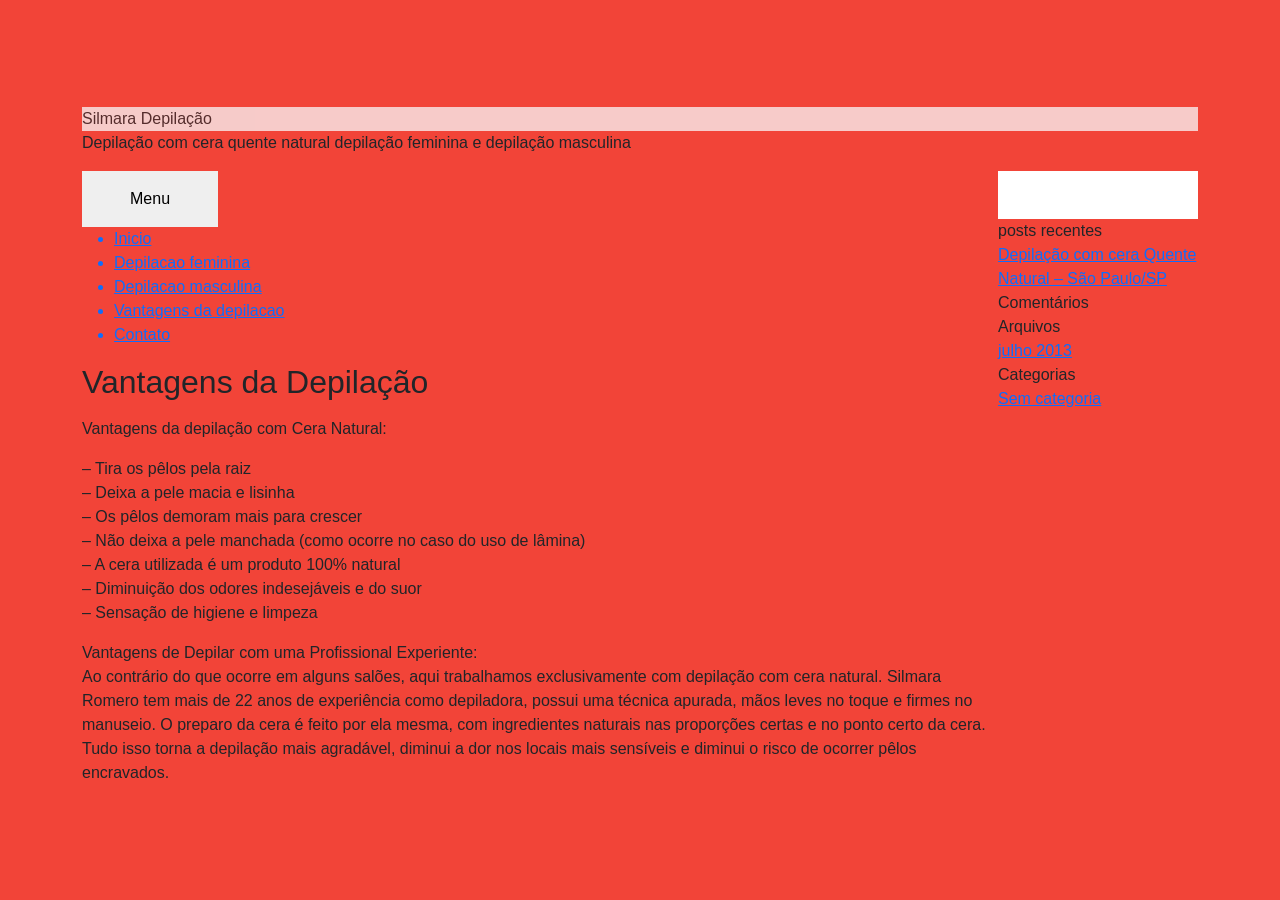
<file: site5/vantagens.html>
<!DOCTYPE html>

<html lang="en">

  <head>

    <meta charset="UTF-8" />

    <meta http-equiv="X-UA-Compatible" content="IE=edge" />

    <meta name="viewport" content="width=device-width, initial-scale=1.0" />

    <title>Silmara Depilação</title>

    <link

      href="https://cdn.jsdelivr.net/npm/bootstrap@5.2.0/dist/css/bootstrap.min.css"

      rel="stylesheet"

      integrity="sha384-gH2yIJqKdNHPEq0n4Mqa/HGKIhSkIHeL5AyhkYV8i59U5AR6csBvApHHNl/vI1Bx"

      crossorigin="anonymous"

    />

    <link rel="stylesheet" href="style.css" />
    <link rel="shortcut icon" href="favicon.webp?" type="image/x-icon" />
  </head>

  <body>

    <div class="container">

      <nav class="navbar d-block">

        <div class="navbar__title bg-light opacity-75">

          Silmara Depilação

        </div>

        <div class="navbar__subtitle">

          Depilação com cera quente natural depilação feminina e depilação

          masculina

        </div>

      </nav>

      <div class="d-flex gap-2 pb-3">

        <div class="container__body mt-2">

          <div class="container__body__header">

            <button id="btn">Menu</button>
            <ul class="container__body__header__menu">
              <a href="https://silmara.com.br/"><li>Inicio</li></a>
              <a href="feminina.html"><li>Depilacao feminina</li></a>
              <a href="masculina.html"><li>Depilacao masculina</li></a>
              <a href="#"><li>Vantagens da depilacao</li></a>
              <a href="contato.html"><li>Contato</li></a>
            </ul>
          </div>

          <!-- container__body__header -->

          <div class="container__body__content">

            <article>

              <h2>

                Vantagens da Depilação

              </h2>
              <p></p>
              Vantagens da depilação com Cera Natural:

              <p></p>

              <div class="container__body__content__list">

                <div>– Tira os pêlos pela raiz</div>

                <div>– Deixa a pele macia e lisinha</div>

                <div>– Os pêlos demoram mais para crescer</div>

                <div>

                  – Não deixa a pele manchada (como ocorre no caso do uso de

                  lâmina)

                </div>

                <div>– A cera utilizada é um produto 100% natural</div>

                <div>– Diminuição dos odores indesejáveis e do suor</div>

                <div>– Sensação de higiene e limpeza</div>

              </div>

              <!--container__body__content__list-->

              <p></p>
              
                Vantagens de Depilar com uma Profissional Experiente:<br>
                Ao contrário do que ocorre em alguns salões, aqui trabalhamos exclusivamente com depilação com cera natural. Silmara Romero tem mais de 22 anos de experiência como depiladora, possui uma técnica apurada, mãos leves no toque e firmes no manuseio. O preparo da cera é feito por ela mesma, com ingredientes naturais nas proporções certas e no ponto certo da cera. Tudo isso torna a depilação mais agradável, diminui a dor nos locais mais sensíveis e diminui o risco de ocorrer pêlos encravados.

            </div>

          </article>

            <!-- container__body__content -->

        </div>

        <!--container__body-->

        <div class="container__body__lateral mt-2">

          <div class="container__body__lateral__header">

            <input />

          </div>

          <div class="container__body__lateral__content">

            <input class="container__body__content__input" />

            <div class="widget">

              <div class="widget-title">posts recentes</div>

              <a href="#">Depilação com cera Quente Natural – São Paulo/SP</a>

            </div>



            <div class="widget">

              <div class="widget-title">Comentários</div>

            </div>

            <div class="widget">

              <div class="widget-title">Arquivos</div>

              <a href="#">julho 2013</a>

            </div>

            <div class="widget">

              <div class="widget-title">Categorias</div>

              <a href="#">Sem categoria</a>

            </div>

          </div>

        </div>

      </div>

      <!-- d-flex -->

    </div>

    <!-- container -->
    <script src="script.js"></script>
    <script
      src="https://cdn.jsdelivr.net/npm/bootstrap@5.2.0/dist/js/bootstrap.bundle.min.js"
      integrity="sha384-A3rJD856KowSb7dwlZdYEkO39Gagi7vIsF0jrRAoQmDKKtQBHUuLZ9AsSv4jD4Xa"
      crossorigin="anonymous"
    ></script>
  </body>

</html>
</file>
<file: loja/assets/index-D0Qm7eGg.css>
*,:before,:after{--tw-border-spacing-x: 0;--tw-border-spacing-y: 0;--tw-translate-x: 0;--tw-translate-y: 0;--tw-rotate: 0;--tw-skew-x: 0;--tw-skew-y: 0;--tw-scale-x: 1;--tw-scale-y: 1;--tw-pan-x: ;--tw-pan-y: ;--tw-pinch-zoom: ;--tw-scroll-snap-strictness: proximity;--tw-gradient-from-position: ;--tw-gradient-via-position: ;--tw-gradient-to-position: ;--tw-ordinal: ;--tw-slashed-zero: ;--tw-numeric-figure: ;--tw-numeric-spacing: ;--tw-numeric-fraction: ;--tw-ring-inset: ;--tw-ring-offset-width: 0px;--tw-ring-offset-color: #fff;--tw-ring-color: rgb(59 130 246 / .5);--tw-ring-offset-shadow: 0 0 #0000;--tw-ring-shadow: 0 0 #0000;--tw-shadow: 0 0 #0000;--tw-shadow-colored: 0 0 #0000;--tw-blur: ;--tw-brightness: ;--tw-contrast: ;--tw-grayscale: ;--tw-hue-rotate: ;--tw-invert: ;--tw-saturate: ;--tw-sepia: ;--tw-drop-shadow: ;--tw-backdrop-blur: ;--tw-backdrop-brightness: ;--tw-backdrop-contrast: ;--tw-backdrop-grayscale: ;--tw-backdrop-hue-rotate: ;--tw-backdrop-invert: ;--tw-backdrop-opacity: ;--tw-backdrop-saturate: ;--tw-backdrop-sepia: ;--tw-contain-size: ;--tw-contain-layout: ;--tw-contain-paint: ;--tw-contain-style: }::backdrop{--tw-border-spacing-x: 0;--tw-border-spacing-y: 0;--tw-translate-x: 0;--tw-translate-y: 0;--tw-rotate: 0;--tw-skew-x: 0;--tw-skew-y: 0;--tw-scale-x: 1;--tw-scale-y: 1;--tw-pan-x: ;--tw-pan-y: ;--tw-pinch-zoom: ;--tw-scroll-snap-strictness: proximity;--tw-gradient-from-position: ;--tw-gradient-via-position: ;--tw-gradient-to-position: ;--tw-ordinal: ;--tw-slashed-zero: ;--tw-numeric-figure: ;--tw-numeric-spacing: ;--tw-numeric-fraction: ;--tw-ring-inset: ;--tw-ring-offset-width: 0px;--tw-ring-offset-color: #fff;--tw-ring-color: rgb(59 130 246 / .5);--tw-ring-offset-shadow: 0 0 #0000;--tw-ring-shadow: 0 0 #0000;--tw-shadow: 0 0 #0000;--tw-shadow-colored: 0 0 #0000;--tw-blur: ;--tw-brightness: ;--tw-contrast: ;--tw-grayscale: ;--tw-hue-rotate: ;--tw-invert: ;--tw-saturate: ;--tw-sepia: ;--tw-drop-shadow: ;--tw-backdrop-blur: ;--tw-backdrop-brightness: ;--tw-backdrop-contrast: ;--tw-backdrop-grayscale: ;--tw-backdrop-hue-rotate: ;--tw-backdrop-invert: ;--tw-backdrop-opacity: ;--tw-backdrop-saturate: ;--tw-backdrop-sepia: ;--tw-contain-size: ;--tw-contain-layout: ;--tw-contain-paint: ;--tw-contain-style: }*,:before,:after{box-sizing:border-box;border-width:0;border-style:solid;border-color:#e5e7eb}:before,:after{--tw-content: ""}html,:host{line-height:1.5;-webkit-text-size-adjust:100%;-moz-tab-size:4;-o-tab-size:4;tab-size:4;font-family:DM Sans,Segoe UI,sans-serif;font-feature-settings:normal;font-variation-settings:normal;-webkit-tap-highlight-color:transparent}body{margin:0;line-height:inherit}hr{height:0;color:inherit;border-top-width:1px}abbr:where([title]){-webkit-text-decoration:underline dotted;text-decoration:underline dotted}h1,h2,h3,h4,h5,h6{font-size:inherit;font-weight:inherit}a{color:inherit;text-decoration:inherit}b,strong{font-weight:bolder}code,kbd,samp,pre{font-family:ui-monospace,SFMono-Regular,Menlo,Monaco,Consolas,Liberation Mono,Courier New,monospace;font-feature-settings:normal;font-variation-settings:normal;font-size:1em}small{font-size:80%}sub,sup{font-size:75%;line-height:0;position:relative;vertical-align:baseline}sub{bottom:-.25em}sup{top:-.5em}table{text-indent:0;border-color:inherit;border-collapse:collapse}button,input,optgroup,select,textarea{font-family:inherit;font-feature-settings:inherit;font-variation-settings:inherit;font-size:100%;font-weight:inherit;line-height:inherit;letter-spacing:inherit;color:inherit;margin:0;padding:0}button,select{text-transform:none}button,input:where([type=button]),input:where([type=reset]),input:where([type=submit]){-webkit-appearance:button;background-color:transparent;background-image:none}:-moz-focusring{outline:auto}:-moz-ui-invalid{box-shadow:none}progress{vertical-align:baseline}::-webkit-inner-spin-button,::-webkit-outer-spin-button{height:auto}[type=search]{-webkit-appearance:textfield;outline-offset:-2px}::-webkit-search-decoration{-webkit-appearance:none}::-webkit-file-upload-button{-webkit-appearance:button;font:inherit}summary{display:list-item}blockquote,dl,dd,h1,h2,h3,h4,h5,h6,hr,figure,p,pre{margin:0}fieldset{margin:0;padding:0}legend{padding:0}ol,ul,menu{list-style:none;margin:0;padding:0}dialog{padding:0}textarea{resize:vertical}input::-moz-placeholder,textarea::-moz-placeholder{opacity:1;color:#9ca3af}input::placeholder,textarea::placeholder{opacity:1;color:#9ca3af}button,[role=button]{cursor:pointer}:disabled{cursor:default}img,svg,video,canvas,audio,iframe,embed,object{display:block;vertical-align:middle}img,video{max-width:100%;height:auto}[hidden]:where(:not([hidden=until-found])){display:none}.pointer-events-none{pointer-events:none}.fixed{position:fixed}.absolute{position:absolute}.relative{position:relative}.inset-0{top:0;right:0;bottom:0;left:0}.-right-6{right:-1.5rem}.-top-6{top:-1.5rem}.bottom-6{bottom:1.5rem}.left-0\.5{left:.125rem}.left-3{left:.75rem}.right-6{right:1.5rem}.top-0\.5{top:.125rem}.top-1\/2{top:50%}.z-40{z-index:40}.z-50{z-index:50}.mx-auto{margin-left:auto;margin-right:auto}.mb-1{margin-bottom:.25rem}.mb-1\.5{margin-bottom:.375rem}.mb-2{margin-bottom:.5rem}.mb-3{margin-bottom:.75rem}.mb-4{margin-bottom:1rem}.mt-0\.5{margin-top:.125rem}.mt-1{margin-top:.25rem}.mt-1\.5{margin-top:.375rem}.mt-2{margin-top:.5rem}.mt-3{margin-top:.75rem}.mt-4{margin-top:1rem}.mt-5{margin-top:1.25rem}.line-clamp-2{overflow:hidden;display:-webkit-box;-webkit-box-orient:vertical;-webkit-line-clamp:2}.block{display:block}.flex{display:flex}.inline-flex{display:inline-flex}.grid{display:grid}.h-10{height:2.5rem}.h-11{height:2.75rem}.h-2{height:.5rem}.h-28{height:7rem}.h-3{height:.75rem}.h-3\.5{height:.875rem}.h-4{height:1rem}.h-5{height:1.25rem}.h-6{height:1.5rem}.h-7{height:1.75rem}.h-8{height:2rem}.h-9{height:2.25rem}.h-\[18px\]{height:18px}.h-full{height:100%}.h-screen{height:100vh}.max-h-48{max-height:12rem}.max-h-\[85vh\]{max-height:85vh}.min-h-0{min-height:0px}.w-10{width:2.5rem}.w-11{width:2.75rem}.w-12{width:3rem}.w-28{width:7rem}.w-3{width:.75rem}.w-3\.5{width:.875rem}.w-4{width:1rem}.w-5{width:1.25rem}.w-6{width:1.5rem}.w-60{width:15rem}.w-8{width:2rem}.w-9{width:2.25rem}.w-\[18px\]{width:18px}.w-full{width:100%}.min-w-0{min-width:0px}.min-w-\[4\.5rem\]{min-width:4.5rem}.max-w-2xl{max-width:42rem}.max-w-3xl{max-width:48rem}.max-w-5xl{max-width:64rem}.max-w-6xl{max-width:72rem}.max-w-lg{max-width:32rem}.max-w-md{max-width:28rem}.max-w-sm{max-width:24rem}.max-w-xl{max-width:36rem}.flex-1{flex:1 1 0%}.shrink-0{flex-shrink:0}.-translate-y-1\/2{--tw-translate-y: -50%;transform:translate(var(--tw-translate-x),var(--tw-translate-y)) rotate(var(--tw-rotate)) skew(var(--tw-skew-x)) skewY(var(--tw-skew-y)) scaleX(var(--tw-scale-x)) scaleY(var(--tw-scale-y))}.translate-x-5{--tw-translate-x: 1.25rem;transform:translate(var(--tw-translate-x),var(--tw-translate-y)) rotate(var(--tw-rotate)) skew(var(--tw-skew-x)) skewY(var(--tw-skew-y)) scaleX(var(--tw-scale-x)) scaleY(var(--tw-scale-y))}.rotate-180{--tw-rotate: 180deg;transform:translate(var(--tw-translate-x),var(--tw-translate-y)) rotate(var(--tw-rotate)) skew(var(--tw-skew-x)) skewY(var(--tw-skew-y)) scaleX(var(--tw-scale-x)) scaleY(var(--tw-scale-y))}@keyframes spin{to{transform:rotate(360deg)}}.animate-spin{animation:spin 1s linear infinite}.cursor-not-allowed{cursor:not-allowed}.cursor-pointer{cursor:pointer}.list-inside{list-style-position:inside}.list-disc{list-style-type:disc}.grid-cols-1{grid-template-columns:repeat(1,minmax(0,1fr))}.flex-col{flex-direction:column}.flex-wrap{flex-wrap:wrap}.items-start{align-items:flex-start}.items-end{align-items:flex-end}.items-center{align-items:center}.items-stretch{align-items:stretch}.justify-end{justify-content:flex-end}.justify-center{justify-content:center}.justify-between{justify-content:space-between}.gap-1{gap:.25rem}.gap-1\.5{gap:.375rem}.gap-2{gap:.5rem}.gap-3{gap:.75rem}.gap-4{gap:1rem}.space-y-1>:not([hidden])~:not([hidden]){--tw-space-y-reverse: 0;margin-top:calc(.25rem * calc(1 - var(--tw-space-y-reverse)));margin-bottom:calc(.25rem * var(--tw-space-y-reverse))}.space-y-2>:not([hidden])~:not([hidden]){--tw-space-y-reverse: 0;margin-top:calc(.5rem * calc(1 - var(--tw-space-y-reverse)));margin-bottom:calc(.5rem * var(--tw-space-y-reverse))}.space-y-3>:not([hidden])~:not([hidden]){--tw-space-y-reverse: 0;margin-top:calc(.75rem * calc(1 - var(--tw-space-y-reverse)));margin-bottom:calc(.75rem * var(--tw-space-y-reverse))}.space-y-4>:not([hidden])~:not([hidden]){--tw-space-y-reverse: 0;margin-top:calc(1rem * calc(1 - var(--tw-space-y-reverse)));margin-bottom:calc(1rem * var(--tw-space-y-reverse))}.space-y-6>:not([hidden])~:not([hidden]){--tw-space-y-reverse: 0;margin-top:calc(1.5rem * calc(1 - var(--tw-space-y-reverse)));margin-bottom:calc(1.5rem * var(--tw-space-y-reverse))}.space-y-8>:not([hidden])~:not([hidden]){--tw-space-y-reverse: 0;margin-top:calc(2rem * calc(1 - var(--tw-space-y-reverse)));margin-bottom:calc(2rem * var(--tw-space-y-reverse))}.overflow-hidden{overflow:hidden}.overflow-y-auto{overflow-y:auto}.truncate{overflow:hidden;text-overflow:ellipsis;white-space:nowrap}.break-all{word-break:break-all}.rounded{border-radius:.25rem}.rounded-full{border-radius:9999px}.rounded-lg{border-radius:.5rem}.rounded-md{border-radius:.375rem}.rounded-xl{border-radius:.75rem}.border{border-width:1px}.border-b{border-bottom-width:1px}.border-r{border-right-width:1px}.border-t{border-top-width:1px}.border-dashed{border-style:dashed}.border-lk-accent\/40{border-color:#00e5ff66}.border-lk-accent\/50{border-color:#00e5ff80}.border-lk-border{--tw-border-opacity: 1;border-color:rgb(30 27 107 / var(--tw-border-opacity, 1))}.border-lk-border\/50{border-color:#1e1b6b80}.border-lk-border\/60{border-color:#1e1b6b99}.border-lk-danger\/30{border-color:#ff4d6a4d}.border-lk-danger\/40{border-color:#ff4d6a66}.border-lk-safe\/30{border-color:#22c55e4d}.border-lk-warn\/30{border-color:#ffb0204d}.border-orange-400\/30{border-color:#fb923c4d}.border-orange-400\/40{border-color:#fb923c66}.border-orange-500\/25{border-color:#f9731640}.bg-black\/60{background-color:#0009}.bg-lk-accent{--tw-bg-opacity: 1;background-color:rgb(0 229 255 / var(--tw-bg-opacity, 1))}.bg-lk-accent\/15{background-color:#00e5ff26}.bg-lk-bg{--tw-bg-opacity: 1;background-color:rgb(7 6 31 / var(--tw-bg-opacity, 1))}.bg-lk-bg\/20{background-color:#07061f33}.bg-lk-bg\/50{background-color:#07061f80}.bg-lk-bg\/80{background-color:#07061fcc}.bg-lk-border{--tw-bg-opacity: 1;background-color:rgb(30 27 107 / var(--tw-bg-opacity, 1))}.bg-lk-danger\/10{background-color:#ff4d6a1a}.bg-lk-danger\/15{background-color:#ff4d6a26}.bg-lk-panel{--tw-bg-opacity: 1;background-color:rgb(18 16 74 / var(--tw-bg-opacity, 1))}.bg-lk-panel\/30{background-color:#12104a4d}.bg-lk-panel\/40{background-color:#12104a66}.bg-lk-panel\/50{background-color:#12104a80}.bg-lk-panel\/60{background-color:#12104a99}.bg-lk-panel\/70{background-color:#12104ab3}.bg-lk-safe\/15{background-color:#22c55e26}.bg-lk-surface{--tw-bg-opacity: 1;background-color:rgb(11 9 64 / var(--tw-bg-opacity, 1))}.bg-lk-warn\/15{background-color:#ffb02026}.bg-orange-500{--tw-bg-opacity: 1;background-color:rgb(249 115 22 / var(--tw-bg-opacity, 1))}.bg-orange-500\/10{background-color:#f973161a}.bg-orange-500\/15{background-color:#f9731626}.bg-orange-500\/20{background-color:#f9731633}.bg-orange-500\/5{background-color:#f973160d}.bg-white{--tw-bg-opacity: 1;background-color:rgb(255 255 255 / var(--tw-bg-opacity, 1))}.bg-gradient-to-br{background-image:linear-gradient(to bottom right,var(--tw-gradient-stops))}.bg-gradient-to-r{background-image:linear-gradient(to right,var(--tw-gradient-stops))}.bg-lk-grid{background-image:radial-gradient(ellipse at top,rgba(0,229,255,.08) 0%,transparent 50%),linear-gradient(180deg,#0b0940,#07061f)}.from-lk-accent{--tw-gradient-from: #00E5FF var(--tw-gradient-from-position);--tw-gradient-to: rgb(0 229 255 / 0) var(--tw-gradient-to-position);--tw-gradient-stops: var(--tw-gradient-from), var(--tw-gradient-to)}.from-orange-500\/10{--tw-gradient-from: rgb(249 115 22 / .1) var(--tw-gradient-from-position);--tw-gradient-to: rgb(249 115 22 / 0) var(--tw-gradient-to-position);--tw-gradient-stops: var(--tw-gradient-from), var(--tw-gradient-to)}.from-orange-500\/5{--tw-gradient-from: rgb(249 115 22 / .05) var(--tw-gradient-from-position);--tw-gradient-to: rgb(249 115 22 / 0) var(--tw-gradient-to-position);--tw-gradient-stops: var(--tw-gradient-from), var(--tw-gradient-to)}.via-lk-panel\/60{--tw-gradient-to: rgb(18 16 74 / 0) var(--tw-gradient-to-position);--tw-gradient-stops: var(--tw-gradient-from), rgb(18 16 74 / .6) var(--tw-gradient-via-position), var(--tw-gradient-to)}.to-lk-neon{--tw-gradient-to: #39FF14 var(--tw-gradient-to-position)}.to-lk-surface{--tw-gradient-to: #0B0940 var(--tw-gradient-to-position)}.to-transparent{--tw-gradient-to: transparent var(--tw-gradient-to-position)}.object-cover{-o-object-fit:cover;object-fit:cover}.p-1{padding:.25rem}.p-10{padding:2.5rem}.p-3{padding:.75rem}.p-4{padding:1rem}.p-5{padding:1.25rem}.p-6{padding:1.5rem}.px-1\.5{padding-left:.375rem;padding-right:.375rem}.px-2{padding-left:.5rem;padding-right:.5rem}.px-3{padding-left:.75rem;padding-right:.75rem}.px-4{padding-left:1rem;padding-right:1rem}.px-5{padding-left:1.25rem;padding-right:1.25rem}.px-6{padding-left:1.5rem;padding-right:1.5rem}.py-0\.5{padding-top:.125rem;padding-bottom:.125rem}.py-1\.5{padding-top:.375rem;padding-bottom:.375rem}.py-10{padding-top:2.5rem;padding-bottom:2.5rem}.py-16{padding-top:4rem;padding-bottom:4rem}.py-2{padding-top:.5rem;padding-bottom:.5rem}.py-2\.5{padding-top:.625rem;padding-bottom:.625rem}.py-3{padding-top:.75rem;padding-bottom:.75rem}.py-5{padding-top:1.25rem;padding-bottom:1.25rem}.pl-10{padding-left:2.5rem}.pr-3{padding-right:.75rem}.pt-4{padding-top:1rem}.text-center{text-align:center}.text-right{text-align:right}.font-display{font-family:Space Grotesk,Segoe UI,sans-serif}.font-mono{font-family:ui-monospace,SFMono-Regular,Menlo,Monaco,Consolas,Liberation Mono,Courier New,monospace}.text-3xl{font-size:1.875rem;line-height:2.25rem}.text-4xl{font-size:2.25rem;line-height:2.5rem}.text-\[10px\]{font-size:10px}.text-\[11px\]{font-size:11px}.text-base{font-size:1rem;line-height:1.5rem}.text-lg{font-size:1.125rem;line-height:1.75rem}.text-sm{font-size:.875rem;line-height:1.25rem}.text-xs{font-size:.75rem;line-height:1rem}.font-bold{font-weight:700}.font-medium{font-weight:500}.font-semibold{font-weight:600}.uppercase{text-transform:uppercase}.normal-case{text-transform:none}.leading-relaxed{line-height:1.625}.tracking-\[0\.2em\]{letter-spacing:.2em}.tracking-normal{letter-spacing:0em}.tracking-tight{letter-spacing:-.025em}.tracking-wide{letter-spacing:.025em}.tracking-wider{letter-spacing:.05em}.text-lk-accent{--tw-text-opacity: 1;color:rgb(0 229 255 / var(--tw-text-opacity, 1))}.text-lk-accent\/90{color:#00e5ffe6}.text-lk-bg{--tw-text-opacity: 1;color:rgb(7 6 31 / var(--tw-text-opacity, 1))}.text-lk-danger{--tw-text-opacity: 1;color:rgb(255 77 106 / var(--tw-text-opacity, 1))}.text-lk-muted{--tw-text-opacity: 1;color:rgb(139 138 168 / var(--tw-text-opacity, 1))}.text-lk-muted\/80{color:#8b8aa8cc}.text-lk-neon{--tw-text-opacity: 1;color:rgb(57 255 20 / var(--tw-text-opacity, 1))}.text-lk-neon\/80{color:#39ff14cc}.text-lk-safe{--tw-text-opacity: 1;color:rgb(34 197 94 / var(--tw-text-opacity, 1))}.text-lk-text{--tw-text-opacity: 1;color:rgb(232 231 245 / var(--tw-text-opacity, 1))}.text-lk-text\/90{color:#e8e7f5e6}.text-lk-warn{--tw-text-opacity: 1;color:rgb(255 176 32 / var(--tw-text-opacity, 1))}.text-orange-200{--tw-text-opacity: 1;color:rgb(254 215 170 / var(--tw-text-opacity, 1))}.text-orange-300{--tw-text-opacity: 1;color:rgb(253 186 116 / var(--tw-text-opacity, 1))}.antialiased{-webkit-font-smoothing:antialiased;-moz-osx-font-smoothing:grayscale}.accent-lk-accent{accent-color:#00E5FF}.opacity-40{opacity:.4}.opacity-60{opacity:.6}.shadow{--tw-shadow: 0 1px 3px 0 rgb(0 0 0 / .1), 0 1px 2px -1px rgb(0 0 0 / .1);--tw-shadow-colored: 0 1px 3px 0 var(--tw-shadow-color), 0 1px 2px -1px var(--tw-shadow-color);box-shadow:var(--tw-ring-offset-shadow, 0 0 #0000),var(--tw-ring-shadow, 0 0 #0000),var(--tw-shadow)}.shadow-glow{--tw-shadow: 0 0 24px rgba(0, 229, 255, .25);--tw-shadow-colored: 0 0 24px var(--tw-shadow-color);box-shadow:var(--tw-ring-offset-shadow, 0 0 #0000),var(--tw-ring-shadow, 0 0 #0000),var(--tw-shadow)}.shadow-glow-sm{--tw-shadow: 0 0 12px rgba(0, 229, 255, .15);--tw-shadow-colored: 0 0 12px var(--tw-shadow-color);box-shadow:var(--tw-ring-offset-shadow, 0 0 #0000),var(--tw-ring-shadow, 0 0 #0000),var(--tw-shadow)}.outline-none{outline:2px solid transparent;outline-offset:2px}.blur-2xl{--tw-blur: blur(40px);filter:var(--tw-blur) var(--tw-brightness) var(--tw-contrast) var(--tw-grayscale) var(--tw-hue-rotate) var(--tw-invert) var(--tw-saturate) var(--tw-sepia) var(--tw-drop-shadow)}.filter{filter:var(--tw-blur) var(--tw-brightness) var(--tw-contrast) var(--tw-grayscale) var(--tw-hue-rotate) var(--tw-invert) var(--tw-saturate) var(--tw-sepia) var(--tw-drop-shadow)}.backdrop-blur-sm{--tw-backdrop-blur: blur(4px);-webkit-backdrop-filter:var(--tw-backdrop-blur) var(--tw-backdrop-brightness) var(--tw-backdrop-contrast) var(--tw-backdrop-grayscale) var(--tw-backdrop-hue-rotate) var(--tw-backdrop-invert) var(--tw-backdrop-opacity) var(--tw-backdrop-saturate) var(--tw-backdrop-sepia);backdrop-filter:var(--tw-backdrop-blur) var(--tw-backdrop-brightness) var(--tw-backdrop-contrast) var(--tw-backdrop-grayscale) var(--tw-backdrop-hue-rotate) var(--tw-backdrop-invert) var(--tw-backdrop-opacity) var(--tw-backdrop-saturate) var(--tw-backdrop-sepia)}.transition{transition-property:color,background-color,border-color,text-decoration-color,fill,stroke,opacity,box-shadow,transform,filter,backdrop-filter;transition-timing-function:cubic-bezier(.4,0,.2,1);transition-duration:.15s}.transition-all{transition-property:all;transition-timing-function:cubic-bezier(.4,0,.2,1);transition-duration:.15s}.transition-colors{transition-property:color,background-color,border-color,text-decoration-color,fill,stroke;transition-timing-function:cubic-bezier(.4,0,.2,1);transition-duration:.15s}.transition-transform{transition-property:transform;transition-timing-function:cubic-bezier(.4,0,.2,1);transition-duration:.15s}.duration-200{transition-duration:.2s}.duration-500{transition-duration:.5s}:root{color-scheme:dark}html,body,#root{height:100%}body{margin:0;background-color:#07061f}::-webkit-scrollbar{width:8px;height:8px}::-webkit-scrollbar-track{background:transparent}::-webkit-scrollbar-thumb{background:#1e1b6b;border-radius:4px}::-webkit-scrollbar-thumb:hover{background:#00b8cc}@keyframes fade-in{0%{opacity:0;transform:translateY(6px)}to{opacity:1;transform:translateY(0)}}.animate-in{animation:fade-in .2s ease-out}.placeholder\:text-lk-muted\/70::-moz-placeholder{color:#8b8aa8b3}.placeholder\:text-lk-muted\/70::placeholder{color:#8b8aa8b3}.hover\:border-lk-accent\/35:hover{border-color:#00e5ff59}.hover\:border-lk-accent\/40:hover{border-color:#00e5ff66}.hover\:bg-lk-accent-dim:hover{--tw-bg-opacity: 1;background-color:rgb(0 184 204 / var(--tw-bg-opacity, 1))}.hover\:bg-lk-danger\/10:hover{background-color:#ff4d6a1a}.hover\:bg-lk-panel:hover{--tw-bg-opacity: 1;background-color:rgb(18 16 74 / var(--tw-bg-opacity, 1))}.hover\:bg-orange-400:hover{--tw-bg-opacity: 1;background-color:rgb(251 146 60 / var(--tw-bg-opacity, 1))}.hover\:bg-orange-500\/10:hover{background-color:#f973161a}.hover\:text-lk-text:hover{--tw-text-opacity: 1;color:rgb(232 231 245 / var(--tw-text-opacity, 1))}.hover\:underline:hover{text-decoration-line:underline}.hover\:shadow-glow-sm:hover{--tw-shadow: 0 0 12px rgba(0, 229, 255, .15);--tw-shadow-colored: 0 0 12px var(--tw-shadow-color);box-shadow:var(--tw-ring-offset-shadow, 0 0 #0000),var(--tw-ring-shadow, 0 0 #0000),var(--tw-shadow)}.focus\:border-lk-accent\/50:focus{border-color:#00e5ff80}.focus\:shadow-glow-sm:focus{--tw-shadow: 0 0 12px rgba(0, 229, 255, .15);--tw-shadow-colored: 0 0 12px var(--tw-shadow-color);box-shadow:var(--tw-ring-offset-shadow, 0 0 #0000),var(--tw-ring-shadow, 0 0 #0000),var(--tw-shadow)}.focus-visible\:outline:focus-visible{outline-style:solid}.focus-visible\:outline-2:focus-visible{outline-width:2px}.focus-visible\:outline-offset-2:focus-visible{outline-offset:2px}.focus-visible\:outline-lk-accent:focus-visible{outline-color:#00e5ff}.disabled\:cursor-not-allowed:disabled{cursor:not-allowed}.disabled\:bg-lk-border:disabled{--tw-bg-opacity: 1;background-color:rgb(30 27 107 / var(--tw-bg-opacity, 1))}.disabled\:text-lk-muted:disabled{--tw-text-opacity: 1;color:rgb(139 138 168 / var(--tw-text-opacity, 1))}.disabled\:opacity-40:disabled{opacity:.4}.disabled\:opacity-50:disabled{opacity:.5}.disabled\:shadow-none:disabled{--tw-shadow: 0 0 #0000;--tw-shadow-colored: 0 0 #0000;box-shadow:var(--tw-ring-offset-shadow, 0 0 #0000),var(--tw-ring-shadow, 0 0 #0000),var(--tw-shadow)}@media(min-width:640px){.sm\:grid-cols-3{grid-template-columns:repeat(3,minmax(0,1fr))}.sm\:flex-row{flex-direction:row}.sm\:items-end{align-items:flex-end}.sm\:justify-between{justify-content:space-between}}@media(min-width:768px){.md\:grid-cols-2{grid-template-columns:repeat(2,minmax(0,1fr))}.md\:flex-row{flex-direction:row}.md\:items-center{align-items:center}.md\:justify-between{justify-content:space-between}.md\:p-8{padding:2rem}}@media(min-width:1024px){.lg\:flex-row{flex-direction:row}.lg\:items-center{align-items:center}.lg\:justify-between{justify-content:space-between}}@media(min-width:1280px){.xl\:grid-cols-3{grid-template-columns:repeat(3,minmax(0,1fr))}}
</file>
<file: site10/styles.css>
/* Reset básico */
body, h1, ul, li, button, input, textarea {
    margin: 0;
    padding: 0;
    border: none;
    font-family: Arial, sans-serif;
    box-sizing: border-box;
}

body {
    background-color: #2e3b4e;
    color: #fff;
    height: 100vh;
    display: flex;
    align-items: center;
    justify-content: center;
}

.container {
    background-color: #3e4c63;
    padding: 30px;
    border-radius: 8px;
    width: 80%;
    max-width: 600px;
    box-shadow: 0px 5px 15px rgba(0, 0, 0, 0.2);
}

h1 {
    text-align: center;
    margin-bottom: 20px;
    font-size: 24px;
}

#task-title, #task-subtitle, #task-description {
    padding: 10px;
    background-color: #2e3b4e;
    color: #fff;
    border-radius: 4px;
    margin-bottom: 10px;
    width: 100%;
}

input:focus, textarea:focus {
    outline: none;
    border: 1px solid #f4b400; 
}

#task-description {
    height: 80px;
    resize: vertical;
}

button {
    width: 100%;
    padding: 10px;
    color: #2e3b4e;
    background-color: #f4b400;
    cursor: pointer;
    border-radius: 4px;
    transition: background-color 0.2s;
}

button:hover {
    background-color: #f5a623;
}

ul {
    margin-top: 20px;
    list-style-type: none;
}

li {
    background-color: #2e3b4e;
    padding: 10px;
    border-radius: 4px;
    margin-top: 10px;
    transition: background-color 0.2s;
}

li:hover {
    background-color: #3e4c63;
}

strong, em, p {
    margin-bottom: 5px;
}
</file>
<file: site9/styles.css>
body {
    font-family: 'Courier New', Courier, monospace;
    display: flex;
    height: 100vh;
    align-items: center;
    justify-content: center;
    background-color: #000;
    color: #0f0;
}
/*
#bgVideo {
    position: fixed; 
    top: 50%; 
    left: 50%; 
    min-width: 100%; 
    min-height: 100%; 
    width: auto; 
    height: auto; 
    z-index: -1000; 
    transform: translateX(-50%) translateY(-50%);
    filter: brightness(50%);  
}
*/

.calculator {
    border: 1px solid #0f0;
    padding: 20px;
    border-radius: 5px;
    background-color: rgba(10, 12, 42, 0.3);
    display: flex;
    flex-direction: column;  
    align-items: center;     
}

#display {
    width: 90%;           
    padding: 10px;
    margin-bottom: 10px;
    font-size: 1.5em;
    color: #0f0;
    background-color: #222;
    border: 1px solid #0f0;
    text-align: right;      
}

.buttons {
    display: grid;
    grid-template-columns: repeat(4, 1fr);
    gap: 25px;  
    margin-top: 20px;  
}

button {
    padding: 18px;  
    font-size: 1.2em;
    cursor: pointer;
    background-color: #222;
    border: 1px solid #0f0;
    color: #0f0;
    transition: background-color 0.3s; 
}

button:active {
    background-color: #0f0;
    color: #000;
}
</file>
<file: whatsappChat/floating-wpp.css>
.floating-wpp {
    position: fixed;
    bottom: 15px;
    left: 15px;
    font-size: 14px;
    transition: bottom 0.2s;
}

.floating-wpp .floating-wpp-button {
    position: relative;
    border-radius: 50%;
    box-shadow: 1px 1px 4px rgba(60, 60, 60, 0.4);
    transition: box-shadow 0.2s;
    cursor: pointer;
    overflow: hidden;
}

.floating-wpp .floating-wpp-button img,
.floating-wpp .floating-wpp-button svg {
    position: absolute;
    width: 100%;
    height: auto;
    object-fit: cover;
    top: 50%;
    left: 50%;
    transform: translate3d(-50%, -50%, 0);
    border-radius: 50%;
}

.floating-wpp:hover {
    bottom: 17px;
}

.floating-wpp:hover .floating-wpp-button {
    box-shadow: 1px 2px 8px rgba(60, 60, 60, 0.4);
}

.floating-wpp .floating-wpp-popup {
    /*border: 2px solid white;*/
    border-radius: 6px;
    background-color: #E5DDD5;
    position: absolute;
    overflow: hidden;
    padding: 0;
    box-shadow: 1px 2px 8px rgba(60, 60, 60, 0.25);
    width: 0px;
    height: 0px;
    bottom: 0;
    opacity: 0;
    transition: bottom 0.1s ease-out, opacity 0.2s ease-out;
    transform-origin: bottom;
}

.floating-wpp .floating-wpp-popup.active {
    padding: 0 12px 12px 12px;
    width: 260px;
    height: auto;
    bottom: 82px;
    opacity: 1;
}

.floating-wpp .floating-wpp-popup .floating-wpp-message {
    background-color: white;
    padding: 8px;
    border-radius: 0px 5px 5px 5px;
    box-shadow: 1px 1px 1px rgba(0, 0, 0, 0.15);
    opacity: 0;
    transition: opacity 0.2s;
}

.floating-wpp .floating-wpp-popup.active .floating-wpp-message {
    opacity: 1;
    transition-delay: 0.2s;
}

.floating-wpp .floating-wpp-popup .floating-wpp-head {
    text-align: right;
    color: white;
    margin: 0 -15px 10px -15px;
    padding: 6px 12px;
    display: flex;
    justify-content: space-between;
    cursor: pointer;
}

.floating-wpp .floating-wpp-input-message {
    background-color: white;
    margin: 10px -15px -15px -15px;
    padding: 0 15px;
    display: flex;
    align-items: center;
}

.floating-wpp .floating-wpp-input-message textarea {
    border: 1px solid #ccc;
    border-radius: 4px;
    box-shadow: none;
    padding: 8px;
    margin: 10px 0;
    width: 100%;
    max-width: 100%;
    font-family: inherit;
    font-size: inherit;
    resize: none;
}

.floating-wpp .floating-wpp-btn-send {
    margin-left: 12px;
    font-size: 0;
    cursor: pointer;
}
</file>
<file: site12/public/css/styles.css>
@font-face {
    font-family: 'Satoshi';
    src: url('font/Satoshi-Regular.otf') format('opentype');
    font-weight: 400;
    font-style: normal;
}

body {
    font-family: 'Arial', sans-serif;
    margin: 0;
    padding: 0;
}

h1 {
    color: #08111E;
    font-family: Plus Jakarta Sans;
    font-size: 36px;
    font-style: normal;
    font-weight: 600;
    line-height: normal;
}

h2 {
    color: #080808;
    font-family: Plus Jakarta Sans;
    font-size: 32px;
    font-style: normal;
    font-weight: 600;
    line-height: normal;
}

section, footer {
    padding: 50px;
}

.fit-content { 
    width: fit-content;
}

.message {
    display: none;
    padding: 10px;
    border-radius: 5px;
    color: white;
    margin-bottom: 15px;
    text-align: center;
}

.success {
    background-color: #4CAF50;
}

.error {
    background-color: #f44336;
}


#section1 {
    height: 85vh;
    background-color: #F1F4F9;
    padding-top: 200px;
    border-bottom: 2px solid #E7EBEE
}

#section2 {
    margin-top: 130px;
    padding-top: 100px;
}

.header {   
    display: flex;
    width: 100%;
    height: 62px;
    justify-content: space-between;
    align-items: center;
    padding: 50px;
    position: fixed;
    background-color: #F1F4F9;
    z-index: 999;
}

.header-scrolled .hide-on-scroll {
    display: none;
}

.header-scrolled {
    background-color: white;
}

.logo {
    width: 78px;
    height: 46px;
}

p {
    margin: 0;
    color: #08111E;
    font-family: Plus Jakarta Sans;
    font-size: 20px;
    font-style: normal;
    font-weight: 500;
    line-height: normal;
}

button{
    border-radius: 40px;
    background: #000;
    color: #FFF;
    font-family: Plus Jakarta Sans;
    font-size: 14px;
    font-style: normal;
    font-weight: 800;
    line-height: normal;
    padding: 12px 30px;
    border: none;
}

.button1:hover {
    background-color: #003d82;
}

.boxHome p {    
    margin-top: 31px;
}

.boxHome button {
    margin-top: 46px;
}

.imgBox {
  position: relative;
  height: 600px; /* Ajuste a altura para acomodar todas as suas imagens sem sobrepor o conteúdo da página */
  margin-left: auto; /* Se necessário para alinhar o contêiner */
  margin-right: auto; /* Se necessário para alinhar o contêiner */
}

.imgBox img {
  position: absolute;
  width: 280px; /* Ajuste a largura como necessário */
}

/* Ajuste os valores top, left e z-index com base no layout exato que você está tentando alcançar */
.imgBox img:nth-of-type(1) {
  top: -10px; /* Ajuste conforme necessário */
  left: -200px; /* Ajuste conforme necessário */
  z-index: 1;
}

.imgBox img:nth-of-type(2) {
  top: 90px;
  left: 100px; /* Ajuste para posicionar a imagem à direita */
  z-index: 2;
}

.imgBox img:nth-of-type(3) {
  bottom: -90px;
  left: -200px;
  z-index: 3;
}

.imgBox img:nth-of-type(4) {
    right: 220px;
    bottom: -90px;
    z-index: 4;
}

.form form {
    display: flex;
    flex-direction: column;
    gap: 10px; /* Espaçamento entre os elementos do formulário */
}
.form .input-container {
    position: relative;
}

.form .validatable .checkmark {
    display: none; /* Escondido por padrão */
    position: absolute;
    right: -35px; /* Ajuste a posição para que a setinha fique fora do input */
    top: 50%;
    transform: translateY(-50%);
    color: #53DB9D;
    font-size: 24px;
}



.form .input-container .position-relative {
    height: 100%;
}

.form label {
    color: #101113;
    font-family: Plus Jakarta Sans;
    font-size: 15px;
    font-style: normal;
    font-weight: 500;
    line-height: normal;
}

input:required {
    border: 2px solid #ccc; /* cor de borda padrão */
    border-radius: 5px; /* bordas arredondadas */
    padding: 10px;
}

input:focus, textarea:focus {
    outline: none;
}

.form input[type="text"],
.form input[type="email"],
.form textarea,
.form input[type="file"] {
    width: 100%;
    padding-left: 20px;
    border-radius: 60px;
    background: #F1F4F9;
    border: none;
    height: 47px;
}

.form input[type="text"]:focus,
.form input[type="email"]:focus,
.form textarea:focus,
.form input[type="file"]:focus {
  border: 2px solid #0999BA;
  background: rgba(241, 244, 249, 0.50);
}


.form textarea {
    height: 192px;
    border-radius: 10px;
    background: #F1F4F9;
}

.form .arquivo{
    color: #08111E;
    font-family: Satoshi;
    font-size: 15px;
    font-style: normal;
    font-weight: 400;
    line-height: normal;
}

/* Estilos básicos para o botão de upload e o texto */
.arquivoInput {
    display: flex;
    justify-content: space-between; /* Distribui o espaço uniformemente */
    align-items: center;
    border-radius: 10px;
    border: 2px dashed rgba(63, 63, 63, 0.40);
    background: #F7F7F7;
}

.arquivoInput button {
    color: rgba(16, 17, 19, 0.60);
    text-align: center;
    font-family: Montserrat;
    font-size: 14px;
    font-style: normal;
    font-weight: 600;
    line-height: normal;
    border-radius: 5px;
    background: #F1F4F9;
}

.arquivoInput span {
    flex-grow: 1;
    padding-left: 12.5px; /* Para alinhar o texto com o botão */
    text-align: left;
    color: #9BA2AE;
    font-family: Montserrat;
    font-size: 14px;
    font-style: normal;
    font-weight: 500;
    line-height: 150%; /* 21px */
}

.form button[type="submit"] {
    width: fit-content;
    color: #FFF;
    font-family: Plus Jakarta Sans;
    font-size: 16px;
    font-style: normal;
    font-weight: 700;
    line-height: normal;
    padding: 16px 38px;
    border-radius: 40px;
    background: #000;
    margin-top: 34px;
}

.form button[type="submit"]:hover {
    /* Estilo do botão de envio ao passar o mouse */
    background-color: #003d82;
}

.button2 {
    background-color: #0AB2B7;
}

.cards .card {
    width: 320px;
    height: 556px;
}

.cards .card, .cards .card2 {
    border: none;
    border-radius: 19px;
}

.cards img {
    max-width: 317px;
    height: 260px;
}

.cards .card .title {
    color: #08111E;
    font-family: Plus Jakarta Sans;
    font-size: 24px;
    font-style: normal;
    font-weight: 700;
    line-height: normal;
    margin-top: 36px;
}

.cards .card .subtitle {
    color: #08111E;
    font-family: Satoshi;
    font-size: 16px;
    font-style: normal;
    font-weight: 400;
    line-height: normal;
    margin-top: 20px;
    padding-bottom: 50px;
}

.cards .card .articleButton {
    display: flex;
    align-items: center;
    position: absolute;
    bottom: 0;
    cursor: pointer;
}

.cards .card .articleButton img {
    width: 9px;
    height: 9px;
    margin-top: 4px;
    margin-left: 12px;
}

.cards .card button {
    background: transparent;
    padding: 0;
    color: #101113;
    font-family: Plus Jakarta Sans;
    font-size: 15px;
    font-style: normal;
    font-weight: 700;
    line-height: normal;
    text-align: start;
}

.cards .card2 {
    position: relative;
    width: 480px;
    height: 650px;
    background-color: #000;
    margin-left: 20px;
    padding: 58px 40px 70px 40px;
}

.input-wrapper {
    position: relative;
}

.card2 .input-wrapper input[type="text"] {
    width: 100%;
    border-radius: 50px;
    border: 2px solid #FFF;
    padding: 28px 20px; /* Ajuste o padding conforme necessário */
    margin: 105px 0 99px 0;
    color: #FFF;
    text-align: center; /* Centralizado por padrão */
    font-family: 'Plus Jakarta Sans', sans-serif;
    font-size: 18px;
    font-weight: 500;
    line-height: normal;
    background-color: transparent;
    position: absolute;
    left: 50%;
    transform: translate(-50%, -50%);
    outline: none;
}

.card2 .input-wrapper input[type="text"]:focus,
.card2 .input-wrapper input[type="text"]:not(:placeholder-shown) {
    text-align: left; /* Alinhado à esquerda quando focado ou quando há texto */
    background-color: #FFF; /* Cor de fundo branca quando o input está focado */
    color: #000; /* Cor do texto preta para garantir visibilidade contra o fundo branco */
}

.card2 .input-wrapper input[type="text"]:focus::placeholder {
    color: transparent; /* Torna o placeholder transparente quando o input está focado */
}

.card2 .input-wrapper .labelCard2 {
    position: absolute;
    top: 30px;
    left: 30px; /* Alinhado à esquerda com o início do input */
    color: #FFF; /* Cor branca para o texto */
    font-family: 'Plus Jakarta Sans', sans-serif;
    font-size: 15px;
    font-weight: 500;
    opacity: 0; /* Inicialmente invisível */
    transition: opacity 0.3s ease;
    pointer-events: none;
}

.cards .card2 input::placeholder {
    color: #FFF;
}

.cards .card2 .sociais {
    position: absolute;
    bottom: 100px;
    font-family: Plus Jakarta Sans;
}

.cards .card2 .sociais .d-flex {
    margin-top: 24px;
}

.cards .card2 .sociais .circle {
    width: 48px;
    height: 48px;
    background-color:#FFF;
    border-radius: 50%;
    display: flex;
    justify-content: center;
    align-items: center;
    margin-right: 13px;
    cursor: pointer;
}

.cards .card2 h2, .cards .card2 .sociais {
    color: #FFF;
}

.cards .card2 .sociais img {
    width: 30px;
    height: 30px;
}

.footer {
    display: flex;
    justify-content: space-between;
    background: #000;
    gap: 22px;
    color: white;
}

.footer .d-flex {
    margin-right: 100px;
    gap: 30px;
}

.footer img {
    width: 80px;
    height: 46.957px;
}

.footer .footerBox {
    max-width: 260px;
}

.footer .footerTitle {
    color: #FFF;
    font-family: Satoshi;
    font-size: 15px;
    font-style: normal;
    font-weight: 700;
    line-height: normal;
}

.footer .footerSubtitle {
    color: #FFF;
    font-family: Satoshi;
    font-size: 15px;
    font-style: normal;
    font-weight: 400;
    line-height: normal;
}

@media (max-width: 1200px) {
    .imgBox img:nth-of-type(1) {
      top: -10px; /* Ajuste conforme necessário */
      left: -100px; /* Ajuste conforme necessário */
      z-index: 1;
    }

    .imgBox img:nth-of-type(2) {
        display: none;
    }

    .imgBox img:nth-of-type(3) {
      bottom: -90px;
      left: -100px;
      z-index: 3;
    }

    .imgBox img:nth-of-type(4) {
        right: 120px;
        bottom: -90px;
        z-index: 4;
}

  
}

@media (max-width: 780px) {
    .boxHome {
        margin: 0 auto;
        text-align: center;
        display: flex;
        flex-direction: column;
        align-items: center;
    }

    .imgBox {
        display: none;
    }

    .arquivoInput {
        flex-wrap: wrap;
    }

    .arquivoInput button {
        width: 100%;
    }

    .arquivoInput span {
        text-align: center;
    }
}

@media (max-width: 480px) {
    .meeting {
        display: none;
    }

    #section1 {
        height: 90vh;
    }

    #section3 .row {
        display: block;
    }

    #section3 .row .col-6 {
        width: 100%;
    }

    .cards .card2 h2, .cards .card2 .sociais {
        margin-top: -50px;
    }
    
}

@media (max-width: 330px) {
    .footer .d-flex {
        display: block!important;
    }
}

@media (max-height: 830px) {
    #section1 {
        height: 95vh;
        padding-top: 100px;
    }
}

@media (max-height: 600px) {
    #section1 {
        height: 100vh;
        padding-top: 120px;
        margin-bottom: 200px;
    }
}
</file>
<file: site4/css/style.css>
/*
Template : Fishing
File: Layout CSS
Author: Templates On Web
Author URI: http://templateonweb.com/
Licence: <a href="http://www.templateonweb.com/terms.php?v=content&contentid=152">Website Template Licence</a>
*/
body{
  font-family: 'Merriweather', serif;
	 height: 100%;

  }

.border_bottom_1{
   border-bottom:1px solid #edeef0;
   }
.border_right_1{
   border-right:2px solid #999;
   }
.border_none_1{
   border:none!important;
   }
.bg {
    background: url("../img/images.jpeg");
}
.container-bg {
    background: white;
}
.teste {
    display: flex;
    flex-direction: column;
}
.imgt {
width: 200px;
height: 200px;
}
.effect-milo h5, figcaption h2{
    color: black;
    font-size: 30px;
    font-weight: 900!important;
}
figcaption h2 {
  position: absolute;
  bottom: 0;
}
.container {
  padding: 0;
}
.col-sm-7 {
  margin-top: 20px;
}
.center_2_middle_left_inner_1 p {
  padding: 0;
}
.center__2__title {
  margin-top: 15px;
  font-size: 20px;
  font-weight: bold;
  text-align: center;
}
#center_2 {
  background: #fff;
}
/*********************header****************/
#header .container {
    width: 100%;
}
.navbar-default {
    background: #fff;
    border: none;
    padding-top: 15px;
    padding-bottom: 25px;
}
#header .navbar {
   min-height: 0px;
   margin-bottom:0;
}
#header .heading_tag{
   padding: 15px;
   color:#000!important;
   font-size:30px;
   font-style:italic;
   font-weight:700;
   margin-left:20px;
   margin-right:50px;
   }
#header .navbar-nav>li .active_tab{
   color:#0099CC!important;
 }
#header .fishing_tab:before{
  display:inline-block;
  width:100px;
  height:2px;
  background:#FF9900;
  vertical-align:middle;
  margin-right:2%;
  content:"";
  }
#header .fishing_tab:after{
  display:inline-block;
  width:100px;
  height:2px;
  background:#FF9900;
  vertical-align:middle;
  margin-left:10px;
  content:"";
  }
#header .fishing_tab{
  display:block;
  font-size:12px;
 }
#header .tag_menu{
   color:#000;
   padding-left:10px;
   padding-right:10px;
   margin-left:10px;
   margin-right:10px;
   font-size: 14px;
    font-weight: 700;
   }
#header .tag_menu:hover{
   color: #0099CC;
   border-bottom:2px solid #0099CC;
  }
.nav .open>a, .nav .open>a:hover, .nav .open>a:focus{
background:none; 
color: #fac122!important;
border-bottom:2px solid #fac122;
  }
.navbar-default .navbar-nav>.open>a, .navbar-default .navbar-nav>.open>a:hover, .navbar-default .navbar-nav>.open>a:focus{
  background:none; 
}

.drop_1 {
  min-width:150px;
  text-align:center;
 }

#header .navbar-nav>li>.drop_1 {
  padding:0;
  margin:0;
}

.drop_1 li{
  border-bottom:1px solid #EFEFEF!important;

 }

.drop_1 a{
 font-size:16px;
  }
.drop_1 a:hover{
       background:none!important;
	   color:#dd3744!important;
	   }
.header_menu .navbar{
   background:#333!important;
   padding-bottom:45px;
	}
#header .navbar-right {
    margin-top: 10px;
}
#header .navbar-right li{
  display:inline-block;
  margin-right:30px;
 }
#header .navbar-right li .shoing_tab_1{
  padding:10px 8px;
  font-size:16px;
  text-decoration:none;
  color:#333333;
  border-radius:100%;
  border:1px solid #333;
 }
#header .navbar-right li a:hover{
  color:#66CCCC!important;
  border:1px solid #66CCCC;
 }
#header .navbar-right li .shoing_tab_2{
  padding:10px 12px;
  font-size:16px;
  text-decoration:none;
  color:#333333;
  border-radius:100%;
  border:1px solid #333;
 }
/*********************header_end****************/


/*********************top****************/
#top{
 margin-top:80px;
 }
.fade-carousel {
    position: relative;
    height: 50vh;
}
.fade-carousel .carousel-inner .item {
    height: 100vh;
}
.fade-carousel .carousel-indicators > li {
    margin: 0 2px;
    background-color: #f39c12;
    border-color: #f39c12;
    opacity: .7;
}
.fade-carousel .carousel-indicators > li.active {
  width: 10px;
  height: 10px;
  opacity: 1;
}

/********************************/
/*          Hero Headers        */
/********************************/
.hero {
    position: absolute;
    top: 50%;
    left: 50%;
    z-index: 3;
    color: #fff;
    text-align: center;
    text-transform: uppercase;
    text-shadow: 1px 1px 0 rgba(0,0,0,.75);
      -webkit-transform: translate3d(-50%,-50%,0);
         -moz-transform: translate3d(-50%,-50%,0);
          -ms-transform: translate3d(-50%,-50%,0);
           -o-transform: translate3d(-50%,-50%,0);
              transform: translate3d(-50%,-50%,0);
}
.hero h1 {
    font-size: 6em;    
    font-weight: bold;
    margin: 0;
    padding: 0;
}

.fade-carousel .carousel-inner .item .hero {
    opacity: 0;
    -webkit-transition: 2s all ease-in-out .1s;
       -moz-transition: 2s all ease-in-out .1s; 
        -ms-transition: 2s all ease-in-out .1s; 
         -o-transition: 2s all ease-in-out .1s; 
            transition: 2s all ease-in-out .1s; 
}
.fade-carousel .carousel-inner .item.active .hero {
    opacity: 1;
    -webkit-transition: 2s all ease-in-out .1s;
       -moz-transition: 2s all ease-in-out .1s; 
        -ms-transition: 2s all ease-in-out .1s; 
         -o-transition: 2s all ease-in-out .1s; 
            transition: 2s all ease-in-out .1s;    
}

/********************************/
/*            Overlay           */
/********************************/
.overlay {
    position: absolute;
    width: 100%;
    height: 100%;
    z-index: 2;
    background-color: #080d15;
    opacity: .7;
}

/********************************/
/*          Custom Buttons      */
/********************************/
.btn.btn-lg {padding: 10px 40px;}
.btn.btn-hero,
.btn.btn-hero:hover,
.btn.btn-hero:focus {
    color: #f5f5f5;
    background-color: #1abc9c;
    border-color: #1abc9c;
    outline: none;
    margin: 20px auto;
}

/********************************/
/*       Slides backgrounds     */
/********************************/
.fade-carousel .slides .slide-1, 
.fade-carousel .slides .slide-2,
.fade-carousel .slides .slide-3 {
  height: 100vh;
  background-size: cover;
  background-position: center center;
  background-repeat: no-repeat;
}
.fade-carousel .slides .slide-1 {
  background-image: url(../img/1img.jpg); 
}
.fade-carousel .slides .slide-2 {
  background-image: url(../img/2img.jpg);
  background-position: top;
}
.fade-carousel .slides .slide-3 {
  background-image: url(../img/3img.jpg);
}

/********************************/
/*          Media Queries       */
/********************************/
@media screen and (min-width: 980px){
    .hero { width: 980px; }    
}
@media screen and (max-width: 640px){
    .hero h1 { font-size: 4em; }    
}

/*********************header_end****************/


/*********************center_1****************/
.center_1_left{
  padding:0;
  margin:0;
  background:#0099CC;
 }
.center_1_left_inner h2{
  font-size:36px;
  font-weight:700;
  padding-top:20px;
  padding-left:30px;
  color:#FFFFFF;
  font-style:italic;
 }
.hvr-float-shadow {
  display: inline-block;
  vertical-align: middle;
  -webkit-transform: perspective(1px) translateZ(0);
  transform: perspective(1px) translateZ(0);
  box-shadow: 0 0 1px transparent;
  position: relative;
  -webkit-transition-duration: 0.3s;
  transition-duration: 0.3s;
  -webkit-transition-property: transform;
  transition-property: transform;
}
.hvr-float-shadow:before {
  pointer-events: none;
  position: absolute;
  z-index: -1;
  content: '';
  top: 100%;
  left: 5%;
  height: 10px;
  width: 90%;
  opacity: 0;
  background: -webkit-radial-gradient(center, ellipse, rgba(0, 0, 0, 0.35) 0%, transparent 80%);
  background: radial-gradient(ellipse at center, rgba(0, 0, 0, 0.35) 0%, transparent 80%);
  /* W3C */
  -webkit-transition-duration: 0.3s;
  transition-duration: 0.3s;
  -webkit-transition-property: transform, opacity;
  transition-property: transform, opacity;
}
.hvr-float-shadow:hover, .hvr-float-shadow:focus, .hvr-float-shadow:active {
  -webkit-transform: translateY(-5px);
  transform: translateY(-5px);
  /* move the element up by 5px */
}
.hvr-float-shadow:hover:before, .hvr-float-shadow:focus:before, .hvr-float-shadow:active:before {
  opacity: 1;
  -webkit-transform: translateY(5px);
  transform: translateY(5px);
  /* move the element down by 5px (it will stay in place because it's attached to the element that also moves up 5px) */
}
.center_1_left_inner p{
  padding-left:30px;
  padding-top:10px;
 }
.center_1_left_inner p a{
 padding:14px 35px;
 text-decoration:none;
 border:1px solid #FFFFFF;
 font-size:16px;
 font-weight:700;
 border-radius:25px;
 color:#FFFFFF;
 }
.center_1_middle{
  padding:0;
  margin:0;
  background:#EFEFEF;
  align-items: center;
  display: flex;
  height: 120%;
 }
.center_1_middle_inner h2{
  font-size:22px;
  font-weight:700;
  color:#000;
  padding-top:20px;
  padding-left:30px;
 }
 p {
  margin: auto;
 }
.center_1_middle_inner p{
  color:#666;
  line-height:25px;
 }
.center_1_middle_2{
  background:#E5E5E5!important;
 }
/*********************center_1_end****************/


/*********************center_2****************/
.center_2_top h2{
  font-size:40px;
  font-weight:700;
  color:#000;
  text-align:center;
 }
.center_2_top p{
  font-size:16px;
  color:#666;
  text-align:center;
  padding-bottom:60px;
 }
.grid figure {
	position: relative;
	float: left;
	overflow: hidden;
	min-width: 100%;
	max-width: 480px;
	max-height: 260px;
	width: 48%;
  border-radius: 4px;
	background: #3085a3;
	text-align: center;
	cursor: pointer;
}

.grid figure img {
	position: relative;
	display: block;
	min-height: 100%;
	max-width: 100%;
	opacity: 0.8;
}

.grid figure figcaption {
	color: #fff;
	text-transform: uppercase;
	font-size: 1.25em;
	-webkit-backface-visibility: hidden;
	backface-visibility: hidden;
}

.grid figure figcaption::before,
.grid figure figcaption::after {
	pointer-events: none;
}

.grid figure figcaption,
.grid figure figcaption > a {
	position: absolute;
	top: 0;
	left: 0;
	width: 100%;
	height: 100%;
}

/* Anchor will cover the whole item by default */
/* For some effects it will show as a button */
.grid figure figcaption > a {
	z-index: 1000;
	text-indent: 200%;
	white-space: nowrap;
	font-size: 0;
	opacity: 0;
}

.grid figure h2 {
	word-spacing: -0.15em;
	font-weight: 300;
}

.grid figure h2 span {
	font-weight: 800;
}

.grid figure h2,
.grid figure p {
	margin: 0;
}

.grid figure p {
	letter-spacing: 1px;
	font-size: 68.5%;
  height: 100%;
  padding: 20px;
  color: black;
  font-weight: 900;

}

/***** Layla *****/
figure.effect-layla p {
	text-transform: none;
	opacity: 0;
	-webkit-transform: translate3d(0,-10px,0);
	transform: translate3d(0,-10px,0);
}


figure.effect-layla img,
figure.effect-layla figcaption::before,
figure.effect-layla figcaption::after,
figure.effect-layla p {
	-webkit-transition: opacity 0.35s, -webkit-transform 0.35s;
	transition: opacity 0.35s, transform 0.35s;
  font-size: 10px;
}

figure.effect-layla:hover img {
	opacity: 0.7;
	-webkit-transform: translate3d(0,0,0);
	transform: translate3d(0,0,0);
}

figure.effect-layla:hover figcaption::before,
figure.effect-layla:hover figcaption::after {
	opacity: 1;
	-webkit-transform: scale(1);
	transform: scale(1);
}

figure.effect-layla:hover h2,
figure.effect-layla:hover p {
	opacity: 1;
	-webkit-transform: translate3d(0,0,0);
	transform: translate3d(0,0,0);
}

/*********************center_2_end****************/


/*********************center_3****************/
#center_3{
  background-image: url(../img/9.jpg);
  background-size: cover;
  background-position: center center;
  background-repeat: no-repeat;
 }
.center_3_main{
  min-height:500px;
  background:#0000339e;
  padding-top:150px;
  padding-bottom:100px;
  width: 100%;
  position: relative;
}
.center_3_top{
  text-align:center;
 }
.clearfix {
  position: relative;
}
.clearfix video {
  width: 100%;
  height: 100%;
  position: absolute;
  bottom: 0;
}
.center_3_top p a{
  padding:15px 18px;
  font-size:26px;
  text-decoration:none;
  border-radius:100%;
  background:#00CCFF;
  color:#FFFFFF;
 }
.center_3_top p a i{
  margin-top:10px;
  margin-left:5px;
 }
.center_3_top h2{
  font-size:50px;
  font-weight:700;
  color:#FFFFFF;
  padding-top:10px;
  font-style:italic;
  pointer-events: none;
 }
.center_3_top h4{
  font-size:32px;
  font-weight:700;
  color:#FFFFFF;
  padding-top:10px;
  pointer-events: none;
 }
/*********************center_3_end****************/


/*********************center_4****************/
#center_4{
  padding-top:50px;
  padding-bottom:50px;
 }
.center_4_top h2{
  font-size:40px;
  font-weight:700;
  color:#000;
  text-align:center;
  padding-bottom:10px;
 }
.center_4_top p{
  font-size:15px;
  color:#666;
  line-height:25px;
  text-align:center;
  padding-bottom:10px;
 }
.center_4_top_2_left_inner{
  padding-top:30px;
 }
.center_4_top_2_left_inner h3{
  font-size:21px;
  font-weight:700;
  color:#000000;
  font-style:italic;
 }
.center_4_top_2_left_inner .ready_1{
  font-size:15px;
  color:#999;
 }
.center_4_top_2_left_inner p{
  font-size:13px;
  color:#666;
  line-height:25px;
  padding-top:10px;
  padding-bottom:10px;
 }
.center_4_top_2_left_inner ul{
  padding:0;
  margin:0 17px 0 0;
 }
.center_4_top_2_left_inner ul li{
  display:inline-block;
  margin-right:20px;
 }
.center_4_top_2_left_inner ul li a:hover{
  background:#0099CC;
  color:#FFFFFF;
  border:none;
 }
.center_4_top_2_left_inner ul .sharing_1 a{
  padding:8px 12px;
  font-size:14px;
  font-weight:700;
  text-decoration:none;
  border:1px solid #66666687;
  border-radius:100%;
  color:#66666687;
 }
.center_4_top_2_left_inner ul .sharing_2 a{
  padding:8px 10px;
  font-size:14px;
  font-weight:700;
  text-decoration:none;
  border:1px solid #66666687;
  border-radius:100%;
  color:#66666687;
 }
.center_4_top_2_left_inner ul .sharing_3 a{
  padding:8px 10px;
  font-size:14px;
  font-weight:700;
  text-decoration:none;
  border:1px solid #66666687;
  border-radius:100%;
  color:#66666687;
 }
.center_4_top_2_left_inner ul .sharing_4 a{
  padding:8px 10px;
  font-size:14px;
  font-weight:700;
  text-decoration:none;
  border:1px solid #66666687;
  border-radius:100%;
  color:#66666687;
 }
 .center_4_top_2 {
  display: flex;
  justify-content: center;
  flex-direction: column;
 }
.center_4_top_2_right_inner ul li{
   display:inline-block;
   margin-left:5px;
   margin-right:5px;
 }
 .col-sm-5 {
  margin: 0 auto;
  width: auto;
 }
/*********************center_4_end****************/



/*********************testimonial_home****************/
#testimonial_home{
  background-image: url(../img/GettyImages-926436676_Easy-Resize.com_.jpg);
  background-size: cover;
  background-repeat: no-repeat;
  background-attachment:fixed;
  }
.testimonial_home_main{
  padding-top:100px;
  padding-bottom:70px;
   background:#000000a8;
	}

/*-------------------------------*/
/*    Carousel Fade Transition   */
/*-------------------------------*/
.carousel-inner>.item {
  transition: .1s ease-in-out left;
}

#fade-quote-carousel.carousel {
  padding-bottom: 60px;
}
#fade-quote-carousel.carousel .carousel-inner .item {
  opacity: 0;
  -webkit-transition-property: opacity;
      -ms-transition-property: opacity;
          transition-property: opacity;
}
#fade-quote-carousel.carousel .carousel-inner .active {
  opacity: 1;
  -webkit-transition-property: opacity;
      -ms-transition-property: opacity;
          transition-property: opacity;
}
#fade-quote-carousel.carousel .carousel-indicators {
  bottom: 10px;
}

#fade-quote-carousel .profile-circle {
    width: 145px;
    height: 145px;
    margin: 0 auto;
    border-radius: 100px;
}
.profile-circle{
    background: url(../img/comprar-plantas-online-comprar-plantas-pela-internet.jpg);
    background-size: cover;
  }
.profile-circle_1{
    background: url(../img/picking_plant.jpg);
	 width: 145px;
    height: 145px;
    margin: 0 auto;
    border-radius: 100px;
    background-size: cover;
  }
.profile-circle_2{
    background: url(../img/106422160ps-56a34a533df78cf7727cba2b.jpg);
	 width: 145px;
    height: 145px;
    margin: 0 auto;
    border-radius: 100px;
    background-size: cover;
  }
.testimonial_home h4{
  margin-top:20px;
   color:#fac122;
  font-size:26px;
  letter-spacing:1px;
  }
.testimonial_home h6{
 text-align:center;
 margin-top:15px;
 font-size:16px;
 color:#eee;
 margin-bottom:20px;
  }
.testimonial_home p{
  color:#fff;
  line-height:25px;
  text-align:center;
  padding-top:20px;
  max-width: 700px;
  }
  
.testimonial_home .carousel-indicators > li{
      background: #c4bdab;
	  border-color: #c4bdab;
	  width:15px;
	  height:15px;
	  margin: 0 4px;
  }
.testimonial_home .carousel-indicators > li.active{
      width:15px;
	  height:15px;
	  background:#c34d5f!important;
	  border-color:#ff7000; 
  }

/*********************testimonial_home_end****************/


/*********************center_5****************/
#center_5{
   padding-top:50px;
   padding-bottom:100px;
 }
.ih-item {
  position: relative;
  -webkit-transition: all 0.35s ease-in-out;
  -moz-transition: all 0.35s ease-in-out;
  transition: all 0.35s ease-in-out;
}
.ih-item,
.ih-item * {
  -webkit-box-sizing: border-box;
  -moz-box-sizing: border-box;
  box-sizing: border-box;
}
.ih-item a {
  color: #333;
}
.ih-item a:hover {
  text-decoration: none;
}
.ih-item img {
  width: 100%;
  height: 100%;
}

.ih-item.square {
  position: relative;
  width: 100%;
  height: 100%;
  border: 8px solid #fff;
  box-shadow: 1px 1px 3px rgba(0, 0, 0, 0.3);
}
.ih-item.square .info {
  position: absolute;
  top: 0;
  bottom: 0;
  left: 0;
  right: 0;
  text-align: center;
  -webkit-backface-visibility: hidden;
  backface-visibility: hidden;
}

.ih-item.square.effect14.colored .info {
  background: #000!important;
}
.ih-item.square.effect14 .img {
  opacity: 1;
  -webkit-transition: all 0.35s ease-in-out;
  -moz-transition: all 0.35s ease-in-out;
  transition: all 0.35s ease-in-out;
}
.ih-item.square.effect14 .info {
  background: #333333;
  visibility: hidden;
  opacity: 0;
  pointer-events: none;
  -webkit-transform: scale(0.5);
  -moz-transform: scale(0.5);
  -ms-transform: scale(0.5);
  -o-transform: scale(0.5);
  transform: scale(0.5);
  -webkit-transition: all 0.35s ease 0.2s;
  -moz-transition: all 0.35s ease 0.2s;
  transition: all 0.35s ease 0.2s;
}
.ih-item.square.effect14 a:hover .img {
  opacity: 0;
  pointer-events: none;
  -webkit-transform: scale(0.5);
  -moz-transform: scale(0.5);
  -ms-transform: scale(0.5);
  -o-transform: scale(0.5);
  transform: scale(0.5);
}
.ih-item.square.effect14 a:hover .info {
  visibility: visible;
  opacity: 0.5;
  -webkit-transform: scale(1);
  -moz-transform: scale(1);
  -ms-transform: scale(1);
  -o-transform: scale(1);
  transform: scale(1);
}

.ih-item.square.effect14.left_to_right .img {
  -webkit-transform: translateX(0) rotate(0);
  -moz-transform: translateX(0) rotate(0);
  -ms-transform: translateX(0) rotate(0);
  -o-transform: translateX(0) rotate(0);
  transform: translateX(0) rotate(0);
}
.ih-item.square.effect14.left_to_right a:hover .img {
  -webkit-transform: translateX(100%) rotate(180deg);
  -moz-transform: translateX(100%) rotate(180deg);
  -ms-transform: translateX(100%) rotate(180deg);
  -o-transform: translateX(100%) rotate(180deg);
  transform: translateX(100%) rotate(180deg);
}

.ih-item.square.effect14.right_to_left .img {
  -webkit-transform: translateX(0) rotate(0);
  -moz-transform: translateX(0) rotate(0);
  -ms-transform: translateX(0) rotate(0);
  -o-transform: translateX(0) rotate(0);
  transform: translateX(0) rotate(0);
}
.ih-item.square.effect14.right_to_left a:hover .img {
  -webkit-transform: translateX(-100%) rotate(-180deg);
  -moz-transform: translateX(-100%) rotate(-180deg);
  -ms-transform: translateX(-100%) rotate(-180deg);
  -o-transform: translateX(-100%) rotate(-180deg);
  transform: translateX(-100%) rotate(-180deg);
}

.ih-item.square.effect14.top_to_bottom .img {
  -webkit-transform: translateY(0);
  -moz-transform: translateY(0);
  -ms-transform: translateY(0);
  -o-transform: translateY(0);
  transform: translateY(0);
}
.ih-item.square.effect14.top_to_bottom a:hover .img {
  -webkit-transform: translateY(-100%);
  -moz-transform: translateY(-100%);
  -ms-transform: translateY(-100%);
  -o-transform: translateY(-100%);
  transform: translateY(-100%);
}

.ih-item.square.effect14.bottom_to_top .img {
  -webkit-transform: translateY(0);
  -moz-transform: translateY(0);
  -ms-transform: translateY(0);
  -o-transform: translateY(0);
  transform: translateY(0);
}
.ih-item.square.effect14.bottom_to_top a:hover .img {
  -webkit-transform: translateY(100%);
  -moz-transform: translateY(100%);
  -ms-transform: translateY(100%);
  -o-transform: translateY(100%);
  transform: translateY(100%);
}
.openig h5{
  margin-top:60%;
 }
.openig h5 i{
  padding:14px 13px;
  font-size:18px;
  text-decoration:none;
  border-radius:100%;
  background:#FFFFFF;
  color:#0099CC;
 }

/*********************center_5_end****************/



/*********************center_6****************/
#center_6{
  background-image: url(../img/21.png);
  background-size: cover;
  background-position: center center;
  background-repeat: no-repeat;
  min-height:600px;
  padding-top:70px;
  padding-bottom:100px;
  }
.center_6_top_2_left_inner_1 .grid figure {
	position: relative;
	float: left;
	overflow: hidden;
	min-width: 100%;
	max-width: 100%;
	max-height: 100%;
	width: 100%;
	background: #3085a3;
	text-align: center;
	cursor: pointer;
}

.center_6_top_2_left_inner_1 .grid figure img {
	position: relative;
	display: block;
	min-height: 100%;
	max-width: 100%;
	opacity: 0.8;
	min-width:100%;
}

.grid figure figcaption {
	color: #fff;
	text-transform: uppercase;
	font-size: 1.25em;
	-webkit-backface-visibility: hidden;
	backface-visibility: hidden;
}

.grid figure figcaption::before,
.grid figure figcaption::after {
	pointer-events: none;
}

.grid figure figcaption,
.grid figure figcaption > a {
	position: absolute;
	top: 0;
	left: 0;
	width: 100%;
	height: 100%;
}

/* Anchor will cover the whole item by default */
/* For some effects it will show as a button */
.grid figure figcaption > a {
	z-index: 1000;
	text-indent: 200%;
	white-space: nowrap;
	font-size: 0;
	opacity: 0;
}

/*---------------*/
/***** Jazz *****/
/*---------------*/

figure.effect-jazz {
	background: -webkit-linear-gradient(-45deg, #f3cf3f 0%,#f33f58 100%);
	background: linear-gradient(-45deg, #f3cf3f 0%,#f33f58 100%);
}

figure.effect-jazz img {
	opacity: 0.9;
}

figure.effect-jazz figcaption::after,
figure.effect-jazz img,
figure.effect-jazz p {
	-webkit-transition: opacity 0.35s, -webkit-transform 0.35s;
	transition: opacity 0.35s, transform 0.35s;
}

figure.effect-jazz figcaption::after {
	position: absolute;
	top: 0;
	left: 0;
	width: 100%;
	height: 100%;
	content: '';
	opacity: 0;
	-webkit-transform: rotate3d(0,0,1,45deg) scale3d(1,0,1);
	transform: rotate3d(0,0,1,45deg) scale3d(1,0,1);
	-webkit-transform-origin: 50% 50%;
	transform-origin: 50% 50%;
}

figure.effect-jazz:hover img {
	opacity: 0.7;
	-webkit-transform: scale3d(1.05,1.05,1);
	transform: scale3d(1.05,1.05,1);
}

figure.effect-jazz:hover figcaption::after {
	opacity: 1;
	-webkit-transform: rotate3d(0,0,1,45deg) scale3d(1,1,1);
	transform: rotate3d(0,0,1,45deg) scale3d(1,1,1);
}

figure.effect-jazz:hover h2,
figure.effect-jazz:hover p {
	opacity: 1;
	-webkit-transform: scale3d(1,1,1);
	transform: scale3d(1,1,1);
}
.daiting_2{
  background:#FFFFFF;
  width:70px;
  border-bottom:1px solid #cccccc52;
  text-align:center;
 }
.daiting_2 h3{
  padding:0;
  margin:0;
  font-size:18px;
  font-weight:700;
  color:#000000;
  padding-top:10px;
 }
.daiting_2 h4{
  padding:0;
  margin:0;
  font-size:14px;
  font-weight:700;
  color:#000000;
  padding-bottom:10px;
 }
.daiting_3{
  background:#FFFFFF;
  width:70px;
  padding-bottom:10px;
  border-bottom:1px solid #cccccc52;
  text-align:center;
 }
.daiting_3 h5{
  padding:0;
  margin:0;
  font-size:12px;
  font-weight:700;
  color:#CCC;
  padding-top:10px;
 }
.center_6_top_2_left{
  position:relative;
 }
.center_6_top_2_left_inner_2{
  padding:0;
  margin:0;
  position:absolute;
  top:20%;
 }
.center_6_top_2_left_inner_3 h3 a{
  font-size:20px;
  text-decoration:none;
  font-weight:700;
  font-style:italic;
  color:#000000;
 }
.center_6_top_2_left_inner_3 h3 a:hover{
  color:#0099CC;
 }
.center_6_top_2_left_inner_3 p{
  font-size:14px;
  color:#666;
  padding-bottom:20px;
  line-height:25px;
 }

/*********************center_6_end****************/


/*********************center_7****************/
#center_7{
  background:#EEEEEE;
  padding-top:100px;
  padding-bottom:100px;
 }
.center_7{
  text-align:center; 
 }
.center_7 h2{
  font-size:32px;
  font-weight:700;
  color:#000000;
  font-style:italic;
 }
.center_7 p{
  font-size:16px;
  color:#666;
  padding-bottom:20px;
 }
.center_7_inner_1{
  margin-left:250px;
  margin-right:250px;
  border:1px solid #99999938;
  border-radius:25px;
 }
.center_7_inner_1 .form-control_new{
   height:45px;
   border:none!important;
   border-radius:25px;
 }
.center_7_inner_1 .btn-danger {
    color: #66666680;
	font-size:18px;
    background: none!important;
    border: none!important;
}
/*********************center_7_end****************/


/*********************footer****************/
#footer{
  background:#121212;
  padding-top:50px;
  padding-bottom:50px;
 }
.hvr-forward {
  display: inline-block;
  vertical-align: middle;
  -webkit-transform: perspective(1px) translateZ(0);
  transform: perspective(1px) translateZ(0);
  box-shadow: 0 0 1px transparent;
  -webkit-transition-duration: 0.3s;
  transition-duration: 0.3s;
  -webkit-transition-property: transform;
  transition-property: transform;
}
.hvr-forward:hover, .hvr-forward:focus, .hvr-forward:active {
  -webkit-transform: translateX(8px);
  transform: translateX(8px);
}
.footer_left_inner h2{
  font-size:18px;
  font-weight:100;
  color:#FFFFFF;
  padding-bottom:10px;
 }
.footer_left_inner p a{
  font-size:12px;
  text-decoration:none;
  color:#999;
 }
.footer_left_inner p a:hover{
  color:#006699;
 }
.footer_left_inner p a i{
  margin-right:5px;
  font-size:14px;
 }
.footer_left_inner_2 h5 i{
  margin-right:10px;
  font-size:14px;
 }
.footer_left_inner_2 h5{
   font-size:12px;
   color:#666; 
   line-height:20px;
  }
.footer_left_inner_2{
  border-bottom:1px solid #333;
  padding-bottom:10px;
 }
.footer_left_inner_2 h5 a{
   font-size:13px;
   text-decoration:none;
   color:#0099CC; 
  }
.footer_left_inner_2 h5 a:hover{
   color:#fff; 
  }
.footer_left_inner_2 .ready_1{
  margin-left:20px;
 }
.footer_left_inner_2 h6{
   font-size:12px;
   color:#666;
   margin-left:20px; 
  }
.footer_left_inner_3{
  border-bottom:none!important;
 }
.footer_middle_inner_1 h2{
  font-size:18px;
  font-weight:100;
  color:#FFFFFF;
  padding-bottom:10px;
 }
.matter_left_inner .grid figure {
	position: relative;
	float: left;
	overflow: hidden;
	min-width: 100%;
	max-width: 100%;
	max-height: 100%;
	width: 100%;
	text-align: center;
	cursor: pointer;
	border-left:6px solid #000;
}

.matter_left_inner .grid figure img {
	position: relative;
	display: block;
	min-height: 100%;
	max-width: 100%;
	opacity: 0.9;
	min-width:100%;
}

.matter_left_inner .grid figure figcaption {
	padding: 2em;
	color: #fff;
	text-transform: uppercase;
	font-size: 1.25em;
	-webkit-backface-visibility: hidden;
	backface-visibility: hidden;
}

.grid figure figcaption::before,
.grid figure figcaption::after {
	pointer-events: none;
}

.grid figure figcaption,
.grid figure figcaption > a {
	position: absolute;
	top: 0;
	left: 0;
	width: 100%;
	height: 100%;
}

/* Anchor will cover the whole item by default */
/* For some effects it will show as a button */
.grid figure figcaption > a {
	z-index: 1000;
	text-indent: 200%;
	white-space: nowrap;
	font-size: 0;
	opacity: 0;
}
/*---------------*/
/***** Sadie *****/
/*---------------*/

figure.effect-sadie figcaption::before {
	position: absolute;
	top: 0;
	left: 0;
	width: 100%;
	height: 100%;
	background: -webkit-linear-gradient(top, rgba(72,76,97,0) 0%, rgba(72,76,97,0.8) 75%);
	background: linear-gradient(to bottom, rgba(72,76,97,0) 0%, rgba(72,76,97,0.8) 75%);
	content: '';
	opacity: 0;
	-webkit-transform: translate3d(0,50%,0);
	transform: translate3d(0,50%,0);
}

figure.effect-sadie:hover figcaption::before ,
figure.effect-sadie:hover p {
	opacity: 1;
	-webkit-transform: translate3d(0,0,0);
	transform: translate3d(0,0,0);
}
.matter_left{
  padding:0;
  margin:0;
  }
.footer_middle_inner_2{
 margin-bottom:10px;
 }
/*********************footer_end****************/


/*********************footer_last****************/
#footer_last{
  background:#1f1616;
  padding-top:20px;
 }
.footer_last_left_inner p{
  padding-bottom: 15px;
  font-size:14px;
  text-align:center;
  color:#776a6a;
 }
/*********************footer_last_end****************/


/*********************about****************/
#about{
  background-image: url(../img/37.jpg);
  background-size: cover;
  background-position: center center;
  background-repeat: no-repeat;
 }
.about_main{
  background:#0066995c;
  padding-top:250px;
  padding-bottom:100px;
  min-height:500px;
 }
.about_top h2{
  font-size:45px;
  text-align:center;
  font-weight:700;
  color:#FFFFFF;
  font-style:italic;
 }

/*********************about_end****************/


/*********************about_2****************/
#about_2{
  background:#f4f4f4;
  padding-top:10px;
  padding-bottom:15px;
 }
.about_2_top_left h2{
  font-size:16px;
  color:#666666;
 }
.about_2_top_left h2 a{
  font-size:16px;
  text-decoration:none;
  color:#666666;
 }
.about_2_top_left h2 a:hover{
  color:#009999;
 }
.about_2_top_right{
  padding-top:15px;
 }
.center_4_top_2_left_inner_about_2{
  padding-top:0!important;
 }

/*********************about_2_end****************/



/*********************about_3****************/
#about_3{
  padding-top:70px;
  padding-bottom:30px;
 }
.about_3_top_left{
  padding-top:30px;
 }
.about_3_top_left h3{
  font-size:20px;
  color:#666666;
  font-style:italic;
 }
.about_3_top_left h2{
  font-size:26px;
  font-weight:700;
  color:#000;
  font-style:italic;
  padding-bottom:20px;
 }
.about_3_top_left p{
  font-size:14px;
  color:#666666;
  font-style:italic;
  line-height:25px;
  padding-bottom:20px;
 }
.about_3_top_left h5 a{
  padding:14px 45px;
  font-size:15px;
  text-decoration:none;
  font-weight:700;
  border:1px solid #CCCCCC;
  border-radius:25px;
  color:#000;
 }
.about_3_top_left h5 a i{
  margin-left:5px;
  font-size:12px;
 }
 
.hvr-back-pulse {
  display: inline-block;
  vertical-align: middle;
  -webkit-transform: perspective(1px) translateZ(0);
  transform: perspective(1px) translateZ(0);
  box-shadow: 0 0 1px transparent;
  overflow: hidden;
  -webkit-transition-duration: 0.5s;
  transition-duration: 0.5s;
  -webkit-transition-property: color, background-color;
  transition-property: color, background-color;
}
.hvr-back-pulse:hover, .hvr-back-pulse:focus, .hvr-back-pulse:active {
  -webkit-animation-name: hvr-back-pulse;
  animation-name: hvr-back-pulse;
  -webkit-animation-duration: 1s;
  animation-duration: 1s;
  -webkit-animation-delay: 0.5s;
  animation-delay: 0.5s;
  -webkit-animation-timing-function: linear;
  animation-timing-function: linear;
  -webkit-animation-iteration-count: infinite;
  animation-iteration-count: infinite;
  background-color: #2098D1;
  background-color: #2098d1;
  color: white;
}

.about_3_top_right .grid figure {
	position: relative;
	float: left;
	overflow: hidden;
	min-width: 100%;
	max-width: 100%;
	max-height: 100%;
	width: 100%;
	height: auto;
	background: #3085a3;
	text-align: center;
	cursor: pointer;
}

.about_3_top_right .grid figure img {
	position: relative;
	display: block;
	min-height: 100%;
	max-width: 100%;
	opacity: 0.8;
	min-width:100%;
}

.about_3_top_right .grid figure figcaption {
	padding: 2em;
	color: #fff;
	text-transform: uppercase;
	font-size: 1.25em;
	-webkit-backface-visibility: hidden;
	backface-visibility: hidden;
}

.grid figure figcaption::before,
.grid figure figcaption::after {
	pointer-events: none;
}

.grid figure figcaption,
.grid figure figcaption > a {
	position: absolute;
	top: 0;
	left: 0;
	width: 100%;
	height: 100%;
}

/* Anchor will cover the whole item by default */
/* For some effects it will show as a button */
.grid figure figcaption > a {
	z-index: 1000;
	text-indent: 200%;
	white-space: nowrap;
	font-size: 0;
	opacity: 0;
}

figure.effect-julia {
	background: #2f3238;
}

figure.effect-julia img {
	max-width: none;
	height: 400px;
	-webkit-transition: opacity 1s, -webkit-transform 1s;
	transition: opacity 1s, transform 1s;
	-webkit-backface-visibility: hidden;
	backface-visibility: hidden;
}

figure.effect-julia figcaption {
	text-align: left;
}

figure.effect-julia h2 {
	position: relative;
	padding: 0.5em 0;
}

figure.effect-julia p {
	display: inline-block;
	margin: 0 0 0.25em;
	padding: 0.4em 1em;
	background: rgba(255,255,255,0.9);
	color: #2f3238;
	text-transform: none;
	font-weight: 500;
	font-size: 75%;
	-webkit-transition: opacity 0.35s, -webkit-transform 0.35s;
	transition: opacity 0.35s, transform 0.35s;
	-webkit-transform: translate3d(-360px,0,0);
	transform: translate3d(-360px,0,0);
}

figure.effect-julia p:first-child {
	-webkit-transition-delay: 0.15s;
	transition-delay: 0.15s;
}

figure.effect-julia p:nth-of-type(2) {
	-webkit-transition-delay: 0.1s;
	transition-delay: 0.1s;
}

figure.effect-julia p:nth-of-type(3) {
	-webkit-transition-delay: 0.05s;
	transition-delay: 0.05s;
}

figure.effect-julia:hover p:first-child {
	-webkit-transition-delay: 0s;
	transition-delay: 0s;
}

figure.effect-julia:hover p:nth-of-type(2) {
	-webkit-transition-delay: 0.05s;
	transition-delay: 0.05s;
}

figure.effect-julia:hover p:nth-of-type(3) {
	-webkit-transition-delay: 0.1s;
	transition-delay: 0.1s;
}

figure.effect-julia:hover img {
	opacity: 0.4;
	-webkit-transform: scale3d(1.1,1.1,1);
	transform: scale3d(1.1,1.1,1);
}

figure.effect-julia:hover p {
	opacity: 1;
	-webkit-transform: translate3d(0,0,0);
	transform: translate3d(0,0,0);
}


/*********************about_3_end****************/


/*********************about_4****************/
#about_4{
  padding-top:50px;
  padding-bottom:50px;
 }
.about_4_top_left_inner h3{
   font-size:22px;
   font-weight:700;
   color:#000000;
   padding-bottom:10px;
 }
.about_4_top_left_inner p{
   font-size:13px;
   color:#666;
   line-height:25px;
 }
/*********************about_4_end****************/


/*********************about_5****************/
#about_5{
  padding-top:50px;
  padding-bottom:50px;
 }
.about_5_top h2{
  text-align:center;
  font-size:35px;
  font-weight:700;
  color:#000000;
  font-style:italic;
  padding-bottom:10px;
 }
.about_5_top p{
  text-align:center;
  font-size:15px;
  color:#666;
  padding-bottom:50px;
 }
.about_5_middle_left_inner_2 h5 i{
   padding:14px 16px;
   font-size:22px;
   border-radius:100%;
   border:1px solid #FFFFFF;
   color:#FFFFFF;
   margin-top:30px;
 }
.about_5_middle_left_inner_2 h4{
  font-size:16px;
  font-weight:700;
  color:#FFFFFF;
 }
 
.about_5_middle_left_inner_1 .ih-item {
  position: relative;
  -webkit-transition: all 0.35s ease-in-out;
  -moz-transition: all 0.35s ease-in-out;
  transition: all 0.35s ease-in-out;
}
.ih-item,
.ih-item * {
  -webkit-box-sizing: border-box;
  -moz-box-sizing: border-box;
  box-sizing: border-box;
}
.about_5_middle_left_inner_1 .ih-item a {
  color: #333;
}
.about_5_middle_left_inner_1 .ih-item a:hover {
  text-decoration: none;
}
.about_5_middle_left_inner_1 .ih-item img {
  width: 100%;
  height: 100%;
}

.about_5_middle_left_inner_1 .ih-item.square {
  position: relative;
  width: 100%;
  height: 100%;
  
}
.about_5_middle_left_inner_1 .ih-item.square .info {
  position: absolute;
  top: 0;
  bottom: 0;
  left: 0;
  right: 0;
  -webkit-backface-visibility: hidden;
  backface-visibility: hidden;
}
.about_5_middle_left_inner_1 .ih-item.square.effect15 {
  overflow: hidden;
  -webkit-perspective: 900px;
  -moz-perspective: 900px;
  perspective: 900px;
}
.about_5_middle_left_inner_1 .ih-item.square.effect15.colored .info {
  background: #ff8371;
}
.about_5_middle_left_inner_1 .ih-item.square.effect15 .img {
  opacity: 1;
  -webkit-transition: all 0.4s ease-in-out;
  -moz-transition: all 0.4s ease-in-out;
  transition: all 0.4s ease-in-out;
}
.about_5_middle_left_inner_1 .ih-item.square.effect15 .info {
  background: #333333;
  opacity: 0;
  -webkit-transition: all 0.35s ease-in-out 0.3s;
  -moz-transition: all 0.35s ease-in-out 0.3s;
  transition: all 0.35s ease-in-out 0.3s;
}
.about_5_middle_left_inner_1 .ih-item.square.effect15 .info h3 {
  text-transform: uppercase;
  color: #fff;
  text-align: center;
  font-size: 17px;
  padding: 10px;
  background: #111111;
  margin: 30px 0 0 0;
}
.about_5_middle_left_inner_1 .ih-item.square.effect15 .info p {
padding:0;
margin:0;
padding-top:10px;
padding-left:10px;
font-size: 16px;
position: relative;
color: #FFFFFF;
line-height:25px;
}
.about_5_middle_left_inner_1 .ih-item.square.effect15 a:hover .img {
  opacity: 0;
  visibility: hidden;
}
.about_5_middle_left_inner_1 .ih-item.square.effect15 a:hover .info {
  visibility: visible;
  opacity: 1;
}

.about_5_middle_left_inner_1 .ih-item.square.effect15.left_to_right .img {
  -webkit-transform: rotateY(0);
  -moz-transform: rotateY(0);
  -ms-transform: rotateY(0);
  -o-transform: rotateY(0);
  transform: rotateY(0);
  -webkit-transform-origin: 100% 50%;
  -moz-transform-origin: 100% 50%;
  -ms-transform-origin: 100% 50%;
  -o-transform-origin: 100% 50%;
  transform-origin: 100% 50%;
}
.about_5_middle_left_inner_1 .ih-item.square.effect15.left_to_right .info {
  -webkit-transform: rotateY(90deg);
  -moz-transform: rotateY(90deg);
  -ms-transform: rotateY(90deg);
  -o-transform: rotateY(90deg);
  transform: rotateY(90deg);
  -webkit-transform-origin: 0% 50%;
  -moz-transform-origin: 0% 50%;
  -ms-transform-origin: 0% 50%;
  -o-transform-origin: 0% 50%;
  transform-origin: 0% 50%;
}
.about_5_middle_left_inner_1 .ih-item.square.effect15.left_to_right a:hover .img {
  -webkit-transform: rotateY(-90deg);
  -moz-transform: rotateY(-90deg);
  -ms-transform: rotateY(-90deg);
  -o-transform: rotateY(-90deg);
  transform: rotateY(-90deg);
}
.about_5_middle_left_inner_1 .ih-item.square.effect15.left_to_right a:hover .info {
  -webkit-transform: rotateY(0);
  -moz-transform: rotateY(0);
  -ms-transform: rotateY(0);
  -o-transform: rotateY(0);
  transform: rotateY(0);
}

.about_5_middle_left_inner_1 .ih-item.square.effect15.right_to_left .img {
  -webkit-transform: rotateY(0);
  -moz-transform: rotateY(0);
  -ms-transform: rotateY(0);
  -o-transform: rotateY(0);
  transform: rotateY(0);
  -webkit-transform-origin: 0% 50%;
  -moz-transform-origin: 0% 50%;
  -ms-transform-origin: 0% 50%;
  -o-transform-origin: 0% 50%;
  transform-origin: 0% 50%;
}
.ih-item.square.effect15.right_to_left .info {
  -webkit-transform: rotateY(-90deg);
  -moz-transform: rotateY(-90deg);
  -ms-transform: rotateY(-90deg);
  -o-transform: rotateY(-90deg);
  transform: rotateY(-90deg);
  -webkit-transform-origin: 100% 50%;
  -moz-transform-origin: 100% 50%;
  -ms-transform-origin: 100% 50%;
  -o-transform-origin: 100% 50%;
  transform-origin: 100% 50%;
}
.ih-item.square.effect15.right_to_left a:hover .img {
  -webkit-transform: rotateY(90deg);
  -moz-transform: rotateY(90deg);
  -ms-transform: rotateY(90deg);
  -o-transform: rotateY(90deg);
  transform: rotateY(90deg);
}
.ih-item.square.effect15.right_to_left a:hover .info {
  -webkit-transform: rotateY(0);
  -moz-transform: rotateY(0);
  -ms-transform: rotateY(0);
  -o-transform: rotateY(0);
  transform: rotateY(0);
}

.ih-item.square.effect15.top_to_bottom .img {
  -webkit-transform: rotateX(0);
  -moz-transform: rotateX(0);
  -ms-transform: rotateX(0);
  -o-transform: rotateX(0);
  transform: rotateX(0);
  -webkit-transform-origin: 50% 100%;
  -moz-transform-origin: 50% 100%;
  -ms-transform-origin: 50% 100%;
  -o-transform-origin: 50% 100%;
  transform-origin: 50% 100%;
}
.ih-item.square.effect15.top_to_bottom .info {
  -webkit-transform: rotateX(-90deg);
  -moz-transform: rotateX(-90deg);
  -ms-transform: rotateX(-90deg);
  -o-transform: rotateX(-90deg);
  transform: rotateX(-90deg);
  -webkit-transform-origin: 50% 0;
  -moz-transform-origin: 50% 0;
  -ms-transform-origin: 50% 0;
  -o-transform-origin: 50% 0;
  transform-origin: 50% 0;
}
.ih-item.square.effect15.top_to_bottom a:hover .img {
  -webkit-transform: rotateX(90deg);
  -moz-transform: rotateX(90deg);
  -ms-transform: rotateX(90deg);
  -o-transform: rotateX(90deg);
  transform: rotateX(90deg);
}
.ih-item.square.effect15.top_to_bottom a:hover .info {
  -webkit-transform: rotateX(0);
  -moz-transform: rotateX(0);
  -ms-transform: rotateX(0);
  -o-transform: rotateX(0);
  transform: rotateX(0);
}

.ih-item.square.effect15.bottom_to_top .img {
  -webkit-transform: rotateX(0);
  -moz-transform: rotateX(0);
  -ms-transform: rotateX(0);
  -o-transform: rotateX(0);
  transform: rotateX(0);
  -webkit-transform-origin: 50% 0;
  -moz-transform-origin: 50% 0;
  -ms-transform-origin: 50% 0;
  -o-transform-origin: 50% 0;
  transform-origin: 50% 0;
}
.ih-item.square.effect15.bottom_to_top .info {
  -webkit-transform: rotateX(90deg);
  -moz-transform: rotateX(90deg);
  -ms-transform: rotateX(90deg);
  -o-transform: rotateX(90deg);
  transform: rotateX(90deg);
  -webkit-transform-origin: 50% 100%;
  -moz-transform-origin: 50% 100%;
  -ms-transform-origin: 50% 100%;
  -o-transform-origin: 50% 100%;
  transform-origin: 50% 100%;
}
.ih-item.square.effect15.bottom_to_top a:hover .img {
  -webkit-transform: rotateX(-90deg);
  -moz-transform: rotateX(-90deg);
  -ms-transform: rotateX(-90deg);
  -o-transform: rotateX(-90deg);
  transform: rotateX(-90deg);
}
.ih-item.square.effect15.bottom_to_top a:hover .info {
  -webkit-transform: rotateX(0);
  -moz-transform: rotateX(0);
  -ms-transform: rotateX(0);
  -o-transform: rotateX(0);
  transform: rotateX(0);
}
/*********************about_5_end****************/



/*********************service****************/
.service{
  background-image: url(../img/43.jpg)!important;
  background-size: cover;
  background-position: center center;
  background-repeat: no-repeat;
 }
.blog{
 background-image: url(../img/44.jpg)!important;
  background-size: cover;
  background-position: center center;
  background-repeat: no-repeat; 
 }
#service_2{
  padding-bottom:100px;
 }
.service_2_left_inner_1{
  background:#F5F5F5;
  height:470px;
  margin-top:40px;
 }
.service_2_left_inner_2{
  background:#EEEEEE;
  border-radius:4px;
  width:320px;
  -moz-box-shadow: 0px 4px 29px 0px rgba(0,0,0,0.48);
  box-shadow: 0px 4px 29px 0px rgba(0, 0, 0, 0.26)!important;
 }
.service_2_left_inner_3{
  background:#44c3cf!important;
 }
.service_2_left_inner_3:hover{
  background:#44c3cf!important;
 }
.service_2_left_inner_3 .stanleck_top h2{
  color:#FFFFFF!important;
 }
.service_2_left_inner_3 .stanleck_top h4{
  color:#FFFFFF!important;
 }
.service_2_left_inner_3 .stanleck_middle p{
  color:#FFFFFF!important;
 }
.service_2_left_inner_3 .stanleck_bottom p a{
  color:#FFFFFF!important;
 }
.service_2_left_inner_2:hover{
   background:#44c3cf;
 }
.service_2_left_inner_2:hover .stanleck_top h2{
   color:#fff;
 }
.service_2_left_inner_2:hover .stanleck_top h4{
   color:#fff;
 }
.service_2_left_inner_2:hover .stanleck_middle p{
   color:#fff;
 }
.service_2_left_inner_2:hover .stanleck_bottom p a{
   color:#fff;
 }
.stanleck_top h2{
  font-size:28px;
  font-weight:700;
  color:#000000;
  font-style:italic;
 }
.stanleck_top{
  padding-bottom:20px;
  border-bottom:1px solid #ccc;
  padding-left:30px;
  padding-top:30px;
  width:250px;
 }
.stanleck_top h4{
  font-size:22px;
  font-weight:700;
  color:#666;
  font-style:italic;
 }
.stanleck_middle{
  padding-bottom:20px;
  border-bottom:1px solid #ccc;
  padding-left:30px;
  padding-top:30px;
  width:250px;
 }
.stanleck_middle p{
  font-size:14px;
  font-weight:600;
  color:#666;
  padding-bottom:10px;
 }
.stanleck_bottom{
  padding-bottom:50px;
  padding-left:30px;
  padding-top:50px;
  width:250px;
 }
.stanleck_bottom p a{
  font-size:16px;
  text-decoration:none;
  font-weight:700;
  color:#666;
 }
.stanleck_bottom p a i{
  margin-left:10px;
 }
.service_2{
  position:relative;
 }
.service_2_left_inner_main{
  position:absolute;
  top:2%;
  }
/*********************about_5_end****************/


/*********************blog_2****************/
#blog_2{
  padding-top:60px;
  padding-bottom:60px;
 }
.blog_2_top_left{
  background:#F0F0F0;
  padding:30px;
 }
.blog_2_top_left_inner_1 h4{
  font-size:18px;
  font-weight:700;
  color:#333;
  font-style:italic;
  padding-bottom:15px;
 }
.search_tab{
  padding-bottom:20px;
 }
.blog_2_top_left_inner_1 .ready_4{
  border-bottom:1px solid #000000;
 }
.search_tab_inner{
  border:1px solid #9999993b;
 }
.search_tab_inner .form-control_blog{
  height:50px;
  border:none!important;
  background:#F0F0F0;
 }
.search_tab_inner .btn-danger {
    color: #999;
    background: none!important;
    border:none!important;
}
.blog_2_top_left_inner_1 p{
  font-size:14px;
  color:#666666;
  border-bottom:1px solid #e4e4e4;
  padding-bottom:10px;
  padding-top:10px;
 }
.blog_2_top_left_inner_1 p a{
  font-size:14px;
  text-decoration:none;
  color:#333;
 }
.blog_2_top_left_inner_1 h3{
  font-size:18px;
  font-weight:700;
  color:#333;
  font-style:italic;
  padding-top:30px;
  padding-bottom:15px;
 }
.blog_2_top_left_inner_1 h5{
  font-size:13px;
  color:#666;
  line-height:25px;
  font-weight:600;
 }
.blog_2_top_left_inner_1 h5 a{
  font-size:14px;
  font-weight:600;
  text-decoration:none;
  color:#009999;
 }
.blog_2_top_left_inner_1 ul{
  padding:0;
  margin:0;
  padding-bottom:20px;
 }
.blog_2_top_left_inner_1 ul li{
  display:inline-block;
  margin-right:10px;
 }
.blog_2_top_left_inner_1 ul li a{
  padding:6px 12px;
  font-size:12px;
  text-decoration:none;
  border:1px solid #ccc;
  border-radius:25px;
  color:#999999;
 }
.blog_2_top_left_inner_1 ul li a:hover{
  border:none;
  color:#fff;
  background:#009999;
 }
.blog_2_top_right{
  padding-left:50px;
  padding-right:50px;
 }
.center_6_top_2_left_inner_2_blog{
  padding:0;
  margin:0;
  position:absolute;
  top:5%!important;
 }
.center_6_top_2_left_inner_3 h5{
  font-size:14px;
  color:#CCC;
  padding-top:10px;
  padding-bottom:10px;
 }
.center_6_top_2_left_inner_3 h5 a{
  font-size:14px;
  text-decoration:none;
  color:#CCC;
 }
.center_6_top_2_left_inner_3 h5 a:hover{
  color:#0099CC;
 }
.blog_2_top_right_inner_1{
   padding-bottom:30px;
 }
.blog_2_top_right_inner_2 ul{
    padding:0;
	margin:0;
 }
.blog_2_top_right_inner_2 ul li{
    display:inline-block;
	margin-right:10px;
 }
.blog_2_top_right_inner_2 ul li p{
    padding:12px 16px;
    font-size:14px;
	font-weight:600;
	border:1px solid #00CCCC;
	color:#00CCCC;
 }
.blog_2_top_right_inner_2 ul li a{
    padding:12px 16px;
    font-size:14px;
	font-weight:600;
	border:1px solid #F4F4F4;
	color:#333333;
 }
.blog_2_top_right_inner_2 ul li a:hover{
   border:1px solid #00CCCC;
   color:#00CCCC;
 }

/*********************blog_2_end****************/


/*********************detail****************/
.detail{
 background-image: url(../img/53.jpg)!important;
  background-size: cover;
  background-position: center center;
  background-repeat: no-repeat;
  background-attachment:fixed!important;
 }
#detail_2{
  padding-top:60px;
  padding-bottom:60px;
 }
.detail_2_left{
  padding-right:50px;
 }
.card .card-image{
    overflow: hidden;
    -webkit-transform-style: preserve-3d;
    -moz-transform-style: preserve-3d;
    -ms-transform-style: preserve-3d;
    -o-transform-style: preserve-3d;
    transform-style: preserve-3d;
}

.card .card-image img{
    -webkit-transition: all 0.4s ease;
    -moz-transition: all 0.4s ease;
    -ms-transition: all 0.4s ease;
    -o-transition: all 0.4s ease;
    transition: all 0.4s ease;
	width: 100%;
}

.card .card-image:hover img{
    -webkit-transform: scale(1.2) rotate(-7deg);
    -moz-transform: scale(1.2) rotate(-7deg);
    -ms-transform: scale(1.2) rotate(-7deg);
    -o-transform: scale(1.2) rotate(-7deg);
    transform: scale(1.2) rotate(-7deg);
}

.card{
    font-family: 'Roboto', sans-serif; 
    margin-top: 10px;
    position: relative;
    -webkit-box-shadow: 0 2px 5px 0 rgba(0, 0, 0, 0.16), 0 2px 10px 0 rgba(0, 0, 0, 0.12);
  -moz-box-shadow: 0 2px 5px 0 rgba(0, 0, 0, 0.16), 0 2px 10px 0 rgba(0, 0, 0, 0.12);
  box-shadow: 4 2px 5px 0 rgba(0, 0, 0, 0.16), 0 2px 10px 0 rgba(0, 0, 0, 0.12);
}
.center_6_top_2_left_inner_2_detail{
  padding:0;
  margin:0;
  position:absolute;
  top:10%!important;
 }
.center_6_top_2_left_inner_3 ul{
  padding:0;
  margin:0;
  padding-bottom:10px;
 }
.center_6_top_2_left_inner_3 ul li{
  display:inline-block;
  margin-right:10px;
 }
.center_6_top_2_left_inner_3 ul li a{
  font-size:12px;
  text-decoration:none;
  color:#999999;
 }
.center_6_top_2_left_inner_3 ul li a:hover{
  color:#00CCCC;
 }
.center_6_top_2_left_inner_3 ul li i{
  margin-right:8px;
  color:#666;
 }
.center_6_top_2_left_inner_4{
  background:#F3F3F3;
  padding:20px;
  margin-bottom:20px;
 }
.center_6_top_2_left_inner_4 p{
  font-size:14px;
  color:#333333;
  line-height:25px;
  padding-left:20px;
  padding-right:20px;
  font-style:italic;
 }
.center_6_top_2_left_inner_5 p{
  padding-top:30px;
  padding-bottom:30px;
  border-top:1px solid #EAEAEA;
  border-bottom:1px solid #EAEAEA;
 }
.center_6_top_2_left_inner_5 p a{
  padding:10px 15px;
  font-size:14px;
  text-decoration:none;
  font-weight:600;
  border-radius:3px;
  background:#F3F3F3;
  color:#666;
 }
.center_6_top_2_left_inner_5 p a:hover{
  background:#000;
  color:#fff;
 }
.center_6_top_2_left_inner_5 p a i{
  margin-right:8px;
 }
.detail_2_left_top_2 p{
  font-size:34px;
  font-weight:600;
  font-style:italic;
  color:#000000;
  padding-top:20px;
  padding-bottom:20px;
 }
.detail_2_left_top_2_left{
  padding:0;
  margin:0;
 }
.detail_2_left_top_2_left_inner h4{
  line-height:30px;
 }
.detail_2_left_top_2_left_inner h4 a{
  font-size:20px;
  font-weight:600;
  text-decoration:none;
  font-style:italic;
  color:#000000;
  }
.detail_2_left_top_2_left_inner h4 a:hover{
  color:#0099CC;
  }
.detail_2_left_top_2_middle_inner_2 h4{
 line-height:30px; 
 }
.detail_2_left_top_2_middle_inner_2 h4 a{
  font-size:20px;
  font-weight:600;
  text-decoration:none;
  font-style:italic;
  color:#000000;
  }
.detail_2_left_top_2_middle_inner_2 h4 a:hover{
  color:#0099CC;
  }
.detail_2_left_top_2_middle_inner_2 h5{
   font-size:14px;
   color:#333333;
 }
.detail_2_left_top_3 h5{
  font-size:14px;
   color:#333333;
   padding-bottom:20px;
 }
.detail_2_left_top_3 p{
  font-size:36px;
  font-weight:600;
  font-style:italic;
  padding-top:40px;
  padding-bottom:15px;
  }
.details_2_inner_8 .form_1{
  width:100%;
  height:170px;
  }
.details_2_inner_8 .form_2{
   width:100%;
  height:35px;
  margin-top:20px;
  }
.details_2_inner_8 h5{
  padding-top:20px;
  }
.details_2_inner_8 h5 a{
  padding:6px 16px;
  font-size:14px;
  font-weight:600;
  text-decoration:none;
  color:#FFFFFF;
  background:#000;
  }
.details_2_inner_8 h5 a:hover{
  color:#FFFFFF;
  background:#009900;
  }
.blog_right_inner_1 .form-control_new {
  padding-bottom:20px;
  border:none!important;
  border-bottom:2px solid #999!important;
  border-radius:0px;
  -webkit-box-shadow:none!important;
   box-shadow: none!important; 
   -webkit-transition: none!important;
   transition: none!important;
  }
.port_1{
          position:relative;
		  margin-bottom:30px;
		  }
.port_3 i{
           color:#fff; 
		   font-size:1.5em; 
		   padding-top:32%;
		  }
.port_1:hover .port_3{
          display:block;
		  }
.port_3 {
          width:100%;
		  height:100%;
		  text-align:center;
		  background:#93c567;
		  position:absolute; 
		  top:0;
		  display:none;
		  opacity:0.8;
		  }
.blog_2_top_left_inner_1 .flower_tab{
  padding:0;
 }
.blog_2_top_left_inner_1 .flower_tab li{
   margin:0!important;
   margin-left:2px;
   margin-right:2px;
 }
/*********************detail_end****************/




/*********************Products****************/
.Products{
  background-image: url(../img/como_abrir_viveiros_de_plantas.jpg)!important;
  background-size: cover;
  background-position: center center;
  background-repeat: no-repeat;
 }
.product_2_top{
  padding-bottom:30px;
  }
 .grid figure {
	position: relative;
	float: left;
	overflow: hidden;
	min-width: 100%;
	max-width: 100%!important;
	max-height: 360px;
	width: 100%;
	background: #3085a3;
	text-align: center;
	cursor: pointer;
}

 .grid figure img {
	position: relative;
	display: block;
	max-width: 100%;
	opacity: 0.8;
	min-width:100%;
  height: 100%;
}

.product_2_top_left_inner_1 .grid figure figcaption {
	color: #fff;
	text-transform: uppercase;
	font-size: 1.25em;
	-webkit-backface-visibility: hidden;
	backface-visibility: hidden;
}

.grid figure figcaption::before,
.grid figure figcaption::after {
	pointer-events: none;
}

.grid figure figcaption,
.grid figure figcaption > a {
	position: absolute;
	top: 0;
	left: 0;
	width: 100%;
	height: 100%;
}

/* Anchor will cover the whole item by default */
/* For some effects it will show as a button */
.grid figure figcaption > a {
	z-index: 1000;
	text-indent: 200%;
	white-space: nowrap;
	font-size: 0;
	opacity: 0;
}

.grid figure h2 {
  width: 100%;
	word-spacing: -0.15em;
	font-weight: 300;
	font-size:18px;
  text-align: center;
  padding-bottom: 12px;
}
/*---------------*/
/***** Milo *****/
/*---------------*/

figure.effect-milo {
	background: #2e5d5a;
}

figure.effect-milo img {
	max-width: none;
	width: -webkit-calc(100% + 60px);
	width: calc(100% + 60px);
	opacity: 1;
	-webkit-transition: opacity 0.35s, -webkit-transform 0.35s;
	transition: opacity 0.35s, transform 0.35s;
	-webkit-transform: translate3d(-30px,0,0) scale(1.12);
	transform: translate3d(-30px,0,0) scale(1.12);
	-webkit-backface-visibility: hidden;
	backface-visibility: hidden;
}

figure.effect-milo:hover img {
	opacity: 0.5;
	-webkit-transform: translate3d(0,0,0) scale(1);
	transform: translate3d(0,0,0) scale(1);
}

figure.effect-milo h2 {
	position: absolute;
	bottom: 0;
	padding: 0 0 10px;
}

figure.effect-milo p {
	padding: 0 10px 0 0;
	width: 50%;
	border-right: 1px solid #fff;
	text-align: right;
	opacity: 0;
	-webkit-transition: opacity 0.35s, -webkit-transform 0.35s;
	transition: opacity 0.35s, transform 0.35s;
	-webkit-transform: translate3d(-40px,0,0);
	transform: translate3d(-40px,0,0);
}

figure.effect-milo:hover p {
	opacity: 1;
	-webkit-transform: translate3d(0,0,0);
	transform: translate3d(0,0,0);
}

.product_2_top_left_inner_2 p{
  text-align:center;
  padding-top:160px;
 }
.product_2_top_left_inner_2 p a{
  padding:12px 14px;
  font-size:16px;
  font-weight:700;
  text-decoration:none;
  background:#FFFFFF;
  color:#000000;
  border-radius:100%;
 }
.product_2_top_left_inner_2{
   width:100%;
   height:360px;
   background:#00CCCC;
 }
.product_2_top_left_inner_1{
  position:relative;
  }
.product_2_top_left_inner_2{
  position:absolute;
  width:261px;
  top:0%;
  opacity:0.5;
  display:none;
  }
.product_2_top_left:hover .product_2_top_left_inner_2{
  display:block!important;
  }
.product_2_middle ul{
  padding:0;
  margin:0;
  text-align:center;
  padding-top:30px;
 }
.product_2_middle ul li{
  display:inline-block;
  margin-left:2px;
  margin-right:2px;
 }
.product_2_middle ul li p{
   font-size:20px;
   color:#999;
 }
.product_2_middle ul li a{
  font-size:20px;
  text-decoration:none;
   color:#999;
 }
.product_2_middle ul li a:hover{
   color:#333333;
 }
.product_2_middle ul li .ready_5{
  margin-right:5px;
 }
.product_2_middle ul li .ready_6{
  margin-left:5px;
 }
/*********************Products_end****************/



/*********************shop_detail****************/
.shop_detail{
  background-image: url(../img/76.jpg)!important;
  background-size: cover;
  background-position: center center;
  background-repeat: no-repeat;
 }
#shop_detail_2{
  padding-top:80px;
  padding-bottom:50px;
 }
.hide-bullets {
list-style:none;
margin-left: -40px;
margin-top:20px;
}

.shop_detail_right_inner_2_right .spinner input {
  text-align: right;
}

.input-group-btn-vertical {
  position: relative;
  white-space: nowrap;
  width: 2%;
  vertical-align: middle;
  display: table-cell;
}

.input-group-btn-vertical > .btn {
  display: block;
  float: none;
  width: auto;
  max-width: 100%;
  padding: 8px 7px;
  margin-left: -1px;
  position: relative;
  border-radius: 0;
}

.input-group-btn-vertical > .btn:first-child {
  border-top-right-radius: 4px;
}

.input-group-btn-vertical > .btn:last-child {
  margin-top: -2px;
  border-bottom-right-radius: 4px;
}
.shop_detail_right_inner_2_left{
  padding:0;
  margin:0;
 }
.input-group-btn-vertical i {
  position: absolute;
  top: 2px;
  left: 4px;
  font-size:9px;
}
.shop_detail_right_inner_2_left .form-control_new_2{
  height:35px;
  width:50px;
 }
.shop_detail_right_inner_2_left .input-group {
    position: relative;
    display: block;
    border-collapse: separate;
}
.shop_detail_right_inner_2 {
   padding-top:20px;
   padding-bottom:10px;
 }
.shop_detail_right_inner_2_right_inner p a{
  padding:10px 8px;
  font-size:10px;
  text-decoration:none;
  color:#999999;
  border:1px solid #d2cdcd;
  }
.shop_detail_right_inner_2_right_inner p a:hover{
  background:#00CCCC;
  color:#fff;
  }
.shop_detail_right_inner_2_right_inner p a i{
  padding:6px 8px 10px;
  font-size:16px;
  color:#999999;
  border-left:1px solid #d2cdcd;
  margin-left:10px;
  }
.shop_detail_right_inner_2_right_inner p a i:hover{
  color:#fff;
  }
.shop_detail_2_top{
  position:relative;
  }
.shop_detail_2_top_bottom{
   position:absolute;
   width:70%;
   left:34%;
   bottom:-6%;
 }
.shop_detail_2_top_bottom .col-sm-1{
  width:auto;
 }
  /* .col-sm-3 {
    width: 23%!important;
  } */
  .center_2_middle {
    margin: 0 auto;
    display: flex;
  }
/*********************shop_detail_end****************/


/*********************shop_detail_3****************/
#shop_detail_3{
  padding-top:30px;
  padding-bottom:70px;
 }
.middle_1_para .nav-tabs>li>a{
  font-size:15px;
  font-weight:700;
  color:#666;
  font-style:italic;
  background:#EBEBEB;
  border:1px solid #dacaca;
  margin-right:0;
 }
.middle_1_para .nav-tabs>li.active>a, .nav-tabs>li.active>a:hover, .nav-tabs>li.active>a:focus{
  background:#FFFFFF;
  border-bottom:none!important;
 }
.shop_detail_3_bottom h2{
  padding-top:20px;
  font-size:22px;
  font-weight:700;
  font-style:italic;
  color:#000000;
 }
.detail_right_inner_5 h4{
  font-size:20px;
  font-weight:700;
  color:#000000;
  padding-bottom:20px;
  font-family: 'Economica', sans-serif;
 }
.detail_right_inner_5 h5{
  font-size:16px;
  font-weight:700;
  color:#666;
  letter-spacing:1px;
  font-family: 'Economica', sans-serif;
 }
.detail_right_inner_5 ul{
  padding:0;
  margin:0;
 }
.detail_right_inner_5 ul li{
 display:inline-block;
 }
.detail_right_inner_5 ul li a{
  font-size:18px;
  text-decoration:none;
  color:#00CCCC;
 }
.detail_right_inner_5 ul li a:hover{
  color:#333;
 }
.padding_left_1{
  padding:0;
  margin:0;
  padding-top:30px;
  }
.contact_4{
  margin-right:10px;
 }
.contact_4 .form-control_detail{
  height:45px;
  border-radius:0px;
  }
.detail_right_inner_7 .form-control_details_2{
  height:200px;
  border-radius:0px;
  margin-top:30px;
 }
.detail_right_inner_7 p {
   padding-top:30px;
  }
.detail_right_inner_7 p a{
  padding:15px 45px;
  font-size:18px;
  text-decoration:none;
  background:#00CCCC;
  font-family: 'Economica', sans-serif;
  color:#FFFFFF;
  }

/*********************shop_detail_3_end****************/



/*********************contact_2****************/
#contact_2{
  padding-top:100px;
  padding-bottom:100px;
 }
.contact{
  background-image: url(../img/85.jpg)!important;
  background-size: cover;
  background-position: center center;
  background-repeat: no-repeat;
 }
.contact_2_top_left{
  background:#fafafa;
  }
.contact_2_top_left_inner_1 h4{
  font-size:18px;
  font-weight:700;
  color:#333333;
  font-style:italic;
  padding-left:20px;
  padding-top:30px;
  padding-bottom:10px;
 }
.contact_2_top_left_inner_1 p{
  font-size:14px;
  color:#666;
  padding-left:20px;
  padding-top:10px;
  padding-bottom:20px;
 }
.contact_2_top_left_inner_2{
  padding-left:20px;
  padding-bottom:20px;
  padding-top:10px;
  border-bottom:1px solid #EEEEEE;
 }
.contact_2_top_left_inner_2 h5{
  font-size:14px;
  color:#999999;
 }
.contact_2_top_left_inner_2 h5 a{
  font-size:14px;
  text-decoration:none;
  color:#999999;
 }
.contact_2_top_left_inner_2 h5 a:hover{
  color:#00CCCC;
 }
.contact_2_top_left_inner_2 h3{
  font-size:15px;
  font-weight:600;
  color:#666;
  padding-top:20px;
  font-style:italic;
 }
.contact_2_top_left_inner_2 ul{
   padding:0;
   margin:0;
   padding-top:10px;
   padding-bottom:30px;
 }
.contact_2_top_left_inner_2 ul li{
   display:inline-block;
   margin-right:10px;
  }
.contact_2_top_left_inner_2 ul .economic_1 a{
   padding:6px 11px;
   font-size:14px;
   font-weight:700;
   text-decoration:none;
   border:1px solid #CCCCCC;
   border-radius:100%;
   color:#999999;
 }
.contact_2_top_left_inner_2 ul .economic_1 a:hover{
   border:none;
   background:#00006F;
   color:#fff;
 }
.contact_2_top_left_inner_2 ul .economic_2 a{
   padding:6px 8px;
   font-size:14px;
   font-weight:700;
   text-decoration:none;
   border:1px solid #CCCCCC;
   border-radius:100%;
   color:#999999;
 }
.contact_2_top_left_inner_2 ul .economic_2 a:hover{
   border:none;
   background:#88D9FF;
   color:#fff;
 }
.contact_2_top_left_inner_2 ul .economic_3 a{
   padding:6px 8px;
   font-size:14px;
   font-weight:700;
   text-decoration:none;
   border:1px solid #CCCCCC;
   border-radius:100%;
   color:#999999;
 }
.contact_2_top_left_inner_2 ul .economic_3 a:hover{
   border:none;
   background:#0099CC;
   color:#fff;
 }
.contact_2_top_left_inner_2 ul .economic_4 a{
   padding:6px 8px;
   font-size:14px;
   font-weight:700;
   text-decoration:none;
   border:1px solid #CCCCCC;
   border-radius:100%;
   color:#999999;
 }
.contact_2_top_left_inner_2 ul .economic_4 a:hover{
   border:none;
   background:#FF0000;
   color:#fff;
 }
.contact_2_top_right{
  padding-left:60px;
 }
.contact_2_top_right_inner_1 h4{
  padding-bottom:10px;
  font-size:18px;
  font-weight:700;
  color:#000000;
  font-style:italic;
 }
.contact_2_top_right_inner_1 p{
  padding-bottom:10px;
  font-size:14px;
  line-height:25px;
  color:#666;
 }
.contact_2_top_right_inner_2{
  padding-bottom:30px;
 }
.contact_2_top_right_inner_2 .form-control_contact_1{
   margin-right:30px;
   border-radius:25px;
   height:40px;
 }
.contact_2_top_right_inner_3 .form-control_contact_3{
  height:220px!important;
  border-radius:20px;
  margin-left:20px;
  margin-right:20px;
  padding-top:20px;
  width:670px;
 }
@-webkit-keyframes hvr-icon-wobble-horizontal {
  16.65% {
    -webkit-transform: translateX(6px);
    transform: translateX(6px);
  }
  33.3% {
    -webkit-transform: translateX(-5px);
    transform: translateX(-5px);
  }
  49.95% {
    -webkit-transform: translateX(4px);
    transform: translateX(4px);
  }
  66.6% {
    -webkit-transform: translateX(-2px);
    transform: translateX(-2px);
  }
  83.25% {
    -webkit-transform: translateX(1px);
    transform: translateX(1px);
  }
  100% {
    -webkit-transform: translateX(0);
    transform: translateX(0);
  }
}
@keyframes hvr-icon-wobble-horizontal {
  16.65% {
    -webkit-transform: translateX(6px);
    transform: translateX(6px);
  }
  33.3% {
    -webkit-transform: translateX(-5px);
    transform: translateX(-5px);
  }
  49.95% {
    -webkit-transform: translateX(4px);
    transform: translateX(4px);
  }
  66.6% {
    -webkit-transform: translateX(-2px);
    transform: translateX(-2px);
  }
  83.25% {
    -webkit-transform: translateX(1px);
    transform: translateX(1px);
  }
  100% {
    -webkit-transform: translateX(0);
    transform: translateX(0);
  }
}
.hvr-icon-wobble-horizontal {
  display: inline-block;
  vertical-align: middle;
  -webkit-transform: perspective(1px) translateZ(0);
  transform: perspective(1px) translateZ(0);
  box-shadow: 0 0 1px transparent;
  position: relative;
  padding-right: 2.2em;
  -webkit-transition-duration: 0.3s;
  transition-duration: 0.3s;
}
.hvr-icon-wobble-horizontal:before {
  content: "\f061";
  position: absolute;
  right: 1em;
  padding: 0 1px;
  font-family: FontAwesome;
  -webkit-transform: translateZ(0);
  transform: translateZ(0);
}
.hvr-icon-wobble-horizontal:hover:before, .hvr-icon-wobble-horizontal:focus:before, .hvr-icon-wobble-horizontal:active:before {
  -webkit-animation-name: hvr-icon-wobble-horizontal;
  animation-name: hvr-icon-wobble-horizontal;
  -webkit-animation-duration: 1s;
  animation-duration: 1s;
  -webkit-animation-timing-function: ease-in-out;
  animation-timing-function: ease-in-out;
  -webkit-animation-iteration-count: 1;
  animation-iteration-count: 1;
}
.contact_2_top_right_inner_3 h5 {
  padding-left:20px;
  padding-top:30px;
   }
.contact_2_top_right_inner_3 h5 a {
  padding:12px 35px;
  background:#CCCCCC;
  text-decoration:none;
 }
/*********************contact_2_end****************/


.center_1_left_inner h2 {
  font-size: 26px;
  padding-left: 0px;
  text-align: center;
}

.center_1_left_inner p {
  padding-left: 0px;
  text-align: center;
}

.center_4_top_2_right_inner ul{
  padding:0;
  margin:0;
  text-align:center;
  align-items: center;
}
.center_1_middle_inner p {
  text-align: center;
}
.center_1_middle_inner {
  width: 100%;
}
.col-sm-3 {
  width: 100%;
  text-align: center;
  float: none;
  padding: 30px;
}
.col-sm-7 {
  width: auto;
}
.center_4_top_2_right_inner ul {
  margin: 0 auto;
  display: flex;
  justify-content: center;
}
.row {
  display: flex;
  justify-content: center;
  margin: auto;
}
.row2 {
  flex-direction: column;
}
.row2 img {
  width: 200px;
}
.col-sm-6 {
  width: auto;
}

@media screen and (max-width : 768px){
.center_4_top_2_right_inner u {
  display: block;
}
#header .navbar-default {
    padding-top: 15px;
    padding-bottom: 25px;
}
#header .fishing_tab {
    display: block;
    font-size: 10px;
}
#header .heading_tag {
    float: none;
    font-size: 18px;
    margin-left: 10px;
    margin-right: 0px;
}
#header .fishing_tab:before {
    display: inline-block;
    width: 90px;
}
#header .fishing_tab:after {
    display: inline-block;
    width: 60px;
}
#header .tag_menu {
    text-align: center;
}
#header .navbar-right {
    margin-top: 30px;
}
.hero h1 {
    font-size: 3em;
}
.center_1_middle_inner h2 {
    font-size: 20px;
	text-align: center;
    padding-left: 0px;
}
.center_1_middle_inner p {
    font-size: 16px;
    padding-left: 0px;
    padding-right:0px;
    text-align: center;
}
.center_2_top h2 {
    font-size: 26px;
}
.center_2_top p {
    font-size: 14px;
}
.center_2_middle_left_inner_1 {
  padding-bottom:20px;
  border-radius: 4px;
 }
.center_3_top h2 {
    font-size: 28px;
}
.center_3_top h4 {
    font-size: 22px;
}
.center_4_top h2 {
    font-size: 24px;
}
.center_4_top p {
    font-size: 13px;
    padding-bottom: 0px;
}
.center_4_top_2_left_inner{
  text-align:center;
 }
.center_6_top_2_left_inner_2 {
    top: 8%;
}
.center_6_top_2_left_inner_3{
  text-align:center;
 }
.center_6_top_2_left_inner_3 h3 a {
    font-size: 16px;
}
.center_7 h2 {
    font-size: 22px;
}
.center_7_inner_1 {
    margin-left: 0px;
    margin-right:0px;
}
#center_7 {
    padding-top: 30px;
    padding-bottom: 30px;
}
.footer_left_inner{
   text-align:center;
 }
.footer_left_inner_2{
  text-align:center;
 }
.footer_middle_inner_1 h2 {
    font-size: 18px;
    text-align: center;
}
.matter_left_inner{
  padding-bottom:20px;
 }
.about_2_top_left h2 {
    text-align: center;
}
#about_3 {
    padding-top: 0px;
}
.about_3_top_left {
    text-align: center;
}
.about_3_top_left h3 {
    font-size: 18px;
}
.about_3_top_left h2 {
    font-size: 18px;
}
.about_4_top_left_inner{
   text-align:center;
 }
#about_4 {
    padding-top: 0px;
}
.about_4_top_left_inner h3 {
    font-size: 20px;
}
.about_5_top h2 {
    text-align: center;
    font-size: 25px;
}
#center_4 {
    padding-top: 0px;
}
.blog_2_top_left_inner_1{
   text-align:center; 
  }
.blog_2_top_left_inner_1 ul li a {
    padding: 6px 9px;
    font-size: 8px;
}
.center_6_top_2_left_inner_2_blog {
    padding: 0;
    margin: 0;
    position: static;
    top: 5%!important;
}
.blog_2_top_right {
     padding-left: 0px;
     padding-right: 0px;
}
.blog_2_top_right_inner_2 ul {
    text-align: center;
}
.service_2_left_inner_2 {
    width: auto;
}
.product_2_top_left{
  margin-bottom:30px;
 }
#short_codes .btn.btn-lg {
    padding: 5px 20px;
    margin-bottom: 10px;
}
#short_codes .label {
    display: inline;
    padding: .1em .3em .1em;
    font-size: 55%;
    font-weight: 700;
    line-height: 1;
    color: #fff;
    text-align: center;
    white-space: nowrap;
    vertical-align: baseline;
    border-radius: .25em;
}
#contact_2 {
    padding-top: 30px;
    padding-bottom: 30px;
}
.contact_2_top_left{
  text-align:center;
 }
.contact_2_top_right_inner_2 .form-control_contact_1 {
    margin-bottom: 20px;
}
.contact_2_top_right_inner_1{
  text-align:center;
 }
.contact_2_top_right {
    padding-left: 0px;
}
.contact_2_top_right_inner_3 .form-control_contact_3 {
    height: 120px!important;
    width: auto;
}
.contact_2_top_right_inner_3 {
   text-align:center; 
  }
.about_top h2 {
    font-size: 25px;
}
.center_6_top_2_left_inner_3{
   text-align:center;
 }
.center_6_top_2_left_inner_2_detail {
    position: static;
}
.center_6_top_2_left_inner_5 p {
    text-align: center;
}
.detail_2_left_top_2{
  text-align:center;
 }
.detail_2_left_top_3 p {
    font-size: 24px;
}
.detail_2_left_top_3 {
  text-align:center;
 }
.shop_detail_2_top_bottom {
    position: static;
	margin: auto
}
.shop_detail_2_top_main{
  text-align:center;
 }
.shop_detail_2_top_bottom .thumbnail>img, .thumbnail a>img {
    width: 100%;
}
.shop_detail_3_bottom{
  text-align:center;
 }
.detail_right_inner_5 {
   text-align:center;
 }
.detail_right_inner_7 p{
  text-align:center;
 }
 
 
}


@media (min-width:769px) and (max-width:992px) {
#header .heading_tag {
    font-size: 15px;
    margin-left: 0px;
    margin-right: 0px;
}
#header .fishing_tab {
    font-size: 10px;
}
#header .fishing_tab:before {
    width: 40px;
}
#header .fishing_tab:after {
    width: 40px;
}
#header .tag_menu {
    padding-left: 5px;
    padding-right:5px;
    margin-left: 10px;
    margin-right:0px;
    font-size: 9px;
}
#header .navbar-right li {
    margin-right: 0px;
}
#header .navbar-shrink .navbar-brand {
    font-size: 15px!important;
}
.center_1_left_inner h2 {
    font-size: 22px;
    padding-left: 10px;
}
.center_1_left_inner p a {
    padding: 10px 25px;
    font-size: 12px;
}
.center_1_middle_inner h2 {
    font-size: 12px;
}
.center_1_middle_inner p {
    font-size: 10px;
    line-height: 20px;
    padding-bottom: 0;
    padding-top: 0;
}
.center_1_middle_inner h2 {
    font-size: 12px;
    padding-top: 10px;
}
#center_2 {
    padding-top: 30px;
    padding-bottom: 30px;
}
.center_2_top h2 {
    font-size: 30px;
}
.grid figure h2 {
    font-size: 13px;
}
.center_4_top_2_right_inner ul li a img{
  width:100%;
 }
.center_6_top_2_left_inner_2 {
    top: 3%;
}
.center_6_top_2_left_inner_3 h3 a {
    font-size: 13px;
}
.center_6_top_2_left_inner_3 p {
    font-size: 10px;
}
.center_7 h2 {
    font-size: 26px;
}
.footer_left_inner h2 {
    font-size: 14px;
}
.footer_left_inner p a {
    font-size: 7px;
}
.footer_left_inner_2 h5 {
    font-size: 10px;
}
.hero h1 {
    font-size: 3em;
}
.about_3_top_left h2 {
    font-size: 22px;
}
.about_3_top_left p {
    font-size: 12px;
}
.about_4_top_left_inner h3 {
    font-size: 16px;
}
#about_4 {
    padding-top: 0px;
}
.daiting_2 h3 {
    font-size: 8px;
}
.daiting_2 h4 {
    font-size: 8px;
}
.daiting_3 {
  padding-bottom: 0px;
}
.daiting_3 h5 {
    font-size: 8px;
    padding-top: 5px;
}
.service_2_left_inner_2 {
    width: auto;
}
.product_2_top_left_inner_2 {
    width: 161px;
}
.product_2_top_left_inner_2 {
    height: 300px;
}
.container {
    width: 100%;
}
#contact_2 {
    padding-top: 30px;
    padding-bottom: 30px;
}
.contact_2_top_right_inner_3 .form-control_contact_3 {
    margin-left: 10px;
    width: 100%;
}
.about_top h2 {
    font-size: 35px;
}
.detail_2_left_top_2_middle_inner_1 h3 a img{
  width:100%;
 }
.detail_2_left_top_2_middle_inner_2 h4 a {
    font-size: 14px;
}
.blog_2_top_left_inner_1 ul li a {
    padding: 2px 8px;
    font-size: 8px;
}
.blog_2_top_left_inner_1 ul {
    padding-bottom: 0px;
}
.shop_detail_right_inner_2_left .form-control_new_2 {
    width: 30px;
}
.shop_detail_right_inner_2_right_inner p a i {
    font-size: 10px;
}
.shop_detail_2_top_bottom .col-sm-1{
   padding-left:0;
   padding-right:0;
 }
.shop_detail_2_top_bottom {
    bottom: auto;
}
#shop_detail_3 {
    padding-top: 120px;
}
.shop_detail_3 {
  padding-left:50px;
  padding-right:50px;
 }
.shop_detail_right_inner_2_right{
  padding:0;
  margin:0;
 }
.shop_detail_right_inner_2_right_inner{
  margin-top:5px;
 }


 }
 
@media (min-width:993px) and (max-width:1200px) {
#header .heading_tag {
    font-size: 18px;
    margin-left: 20px;
    margin-right: 50px;
}
#header .fishing_tab:before {
    width: 40px;
}
#header .fishing_tab:after {
    width: 40px;
}
#header .tag_menu {
    margin-left: 0px;
    margin-right: 0px;
    font-size: 10px;
}
.center_1_middle_inner h2 {
    font-size: 18px;
}
.center_1_left_inner h2 {
    font-size: 31px;
}
#header .navbar-shrink .navbar-brand {
   font-size: 18px!important;
}
.center_6_top_2_left_inner_2 {
    top: 15%;
}
.center_6_top_2_left_inner_3 h3 a {
    font-size: 16px;
}
.footer_left_inner p a {
    font-size: 11px;
}
.shop_detail_2_top_bottom {
    position: absolute;
    width: 58%;
    left: 34%;
    bottom: -50px!important;
}
.shop_detail_right_inner_2_left .form-control_new_2 {
    width: 40px;
}
.shop_detail_right_inner_2_right {
  padding:0;
  margin:0;
 }
 .center_1_middle_inner p {
    font-size: 16px;
    padding-bottom: 10px;
}
.daiting_2 h3 {
    font-size: 14px;
}
.daiting_3 {
   padding-bottom: 0px;
}
.daiting_3 h5 {
    font-size: 12px;
    padding-top: 5px;
}
.service_2_left_inner_2 {
    width: auto;
}
.product_2_top_left_inner_2 {
    width: 212px;
}
.product_2_top_left_inner_2 p {
    padding-top: 220px;
}
#short_codes .container {
    width: auto;
}
.contact_2_top_right_inner_3 .form-control_contact_3 {
    width: 100%;
}
.detail_2_left_top_2_middle_inner_1 h3 a img{
  width:100%;
 }
.blog_2_top_left_inner_1 ul li {
    margin-right: 0px;
}

 }
 
 
@media (max-width:1200px) {
  .center_2_middle {
    display: grid;
    grid-template-columns: repeat(2, 1fr); 
  }
 }

 @media screen and (max-width : 576px){
  .center_2_middle {
    display: block;
  }
  .row {
    display: block;
  }
  .row2 img{
    width: 100%;
  }
}
</file>
<file: site4/css/element.css>
@media (min-width:768px){.navbar-default{background:#fff!important;-webkit-transition:padding .3s;-moz-transition:padding .3s;transition:padding .3s;border:0}.navbar-default .navbar-brand{-webkit-transition:all .3s;-moz-transition:all .3s;transition:all .3s}.navbar-default .navbar-nav>.active>a{}.navbar-default.navbar-shrink{background-color:#fff!important;padding:20px 0} .navbar-shrink .navbar-brand{ font-size:35px!important;}}
</file>
<file: site5/style.css>
* {
  margin: 0;
  padding: 0;
  border: none;
  box-sizing: border-box;
}

body {
  width: 100vw;
  height: 100vh;
  background: #f24438; 
  display: grid;
  place-items: center;
  font-family: poppins, sans-serif;
  font-weight:9 300;
  line-height: 1.5;
}

img {
  width: 200px;
  height: 100px;
}

button {
  padding: 1rem 3rem;
  font-size: 1rem;
  transition: all 300ms ease;
}

button:hover {
  opacity: 0.9;
  cursor: pointer;
}

/* MODAL */

.modal {
  width: 100%;
  height: 100%;
  position: fixed;
  top: 0;
  display: grid;
  place-items: center;
  background: rgba(0, 0, 0, 0.3);
  display: none;
  animation: openModal 500ms ease forwards;
}

.modal .card {
  background: white;
  width: 50rem;
  display: flex;
  align-items: center;
  gap: 2rem;
  padding: 2rem;
  position: relative;
}

.modal .card #close {
  position: absolute;
  right: 2rem;
  top: 2rem;
  font-size: 1.3rem;
}

.modal .card .brand {
  width: 30rem;
}

.modal .card .brand img{
  display: block;
  width: 100%;
}

.modal .card h2 {
  margin-bottom: 2rem;
}
 
.modal .card form {
  margin-top: 2rem;
  width: 100%;
  display: flex;
  justify-content: space-between;
}

.modal .card input[type="email"]{
  background: #eee;
  width: 100%;
  padding: 1rem;
  outline: none;
}

.modal .card input[type="submit"]{  
  background: #f24438;
  color: white;
  padding: 0 1.6rem;
}

/* ========= OPEN MODAL ANIMATION ========= */

@keyframes openModal {
  from {
    opacity: 0;
  }
  to {
    opacity: 1;
  }
}

/* ========= CLOSE MODAL ANIMATION ========= */

@keyframes closeModal {
  from {
    opacity: 1;
  }
  to {
    opacity: 0;
  }
}

.close-modal-animation {
  animation: closeModal 500ms linear forwards;
}

/* =========== MEDIA QUERIES =========  */

@media screen and (max-width: 800px){
  .modal .card {
    flex-direction: column;
    width: 80vw;
    text-align: center;
  }
  
  .modal .card .brand {
    width: 15rem;
    height: 15rem;
    border-radius: 50%;
    overflow: hidden;
    margin-top: 4rem;
  }
  
  .modal .card form {
    display: block;
  }
  
  .modal .card form input[type="email"],
  .modal .card form input[type="email"]:placeholder {
    text-align: center;
  }
  
  .modal .card form input[type="submit"] {
    display: block;
    width: 100%;
    padding: 1rem 0;
    margin-top: 0.6rem;
  }
    
}
</file>
